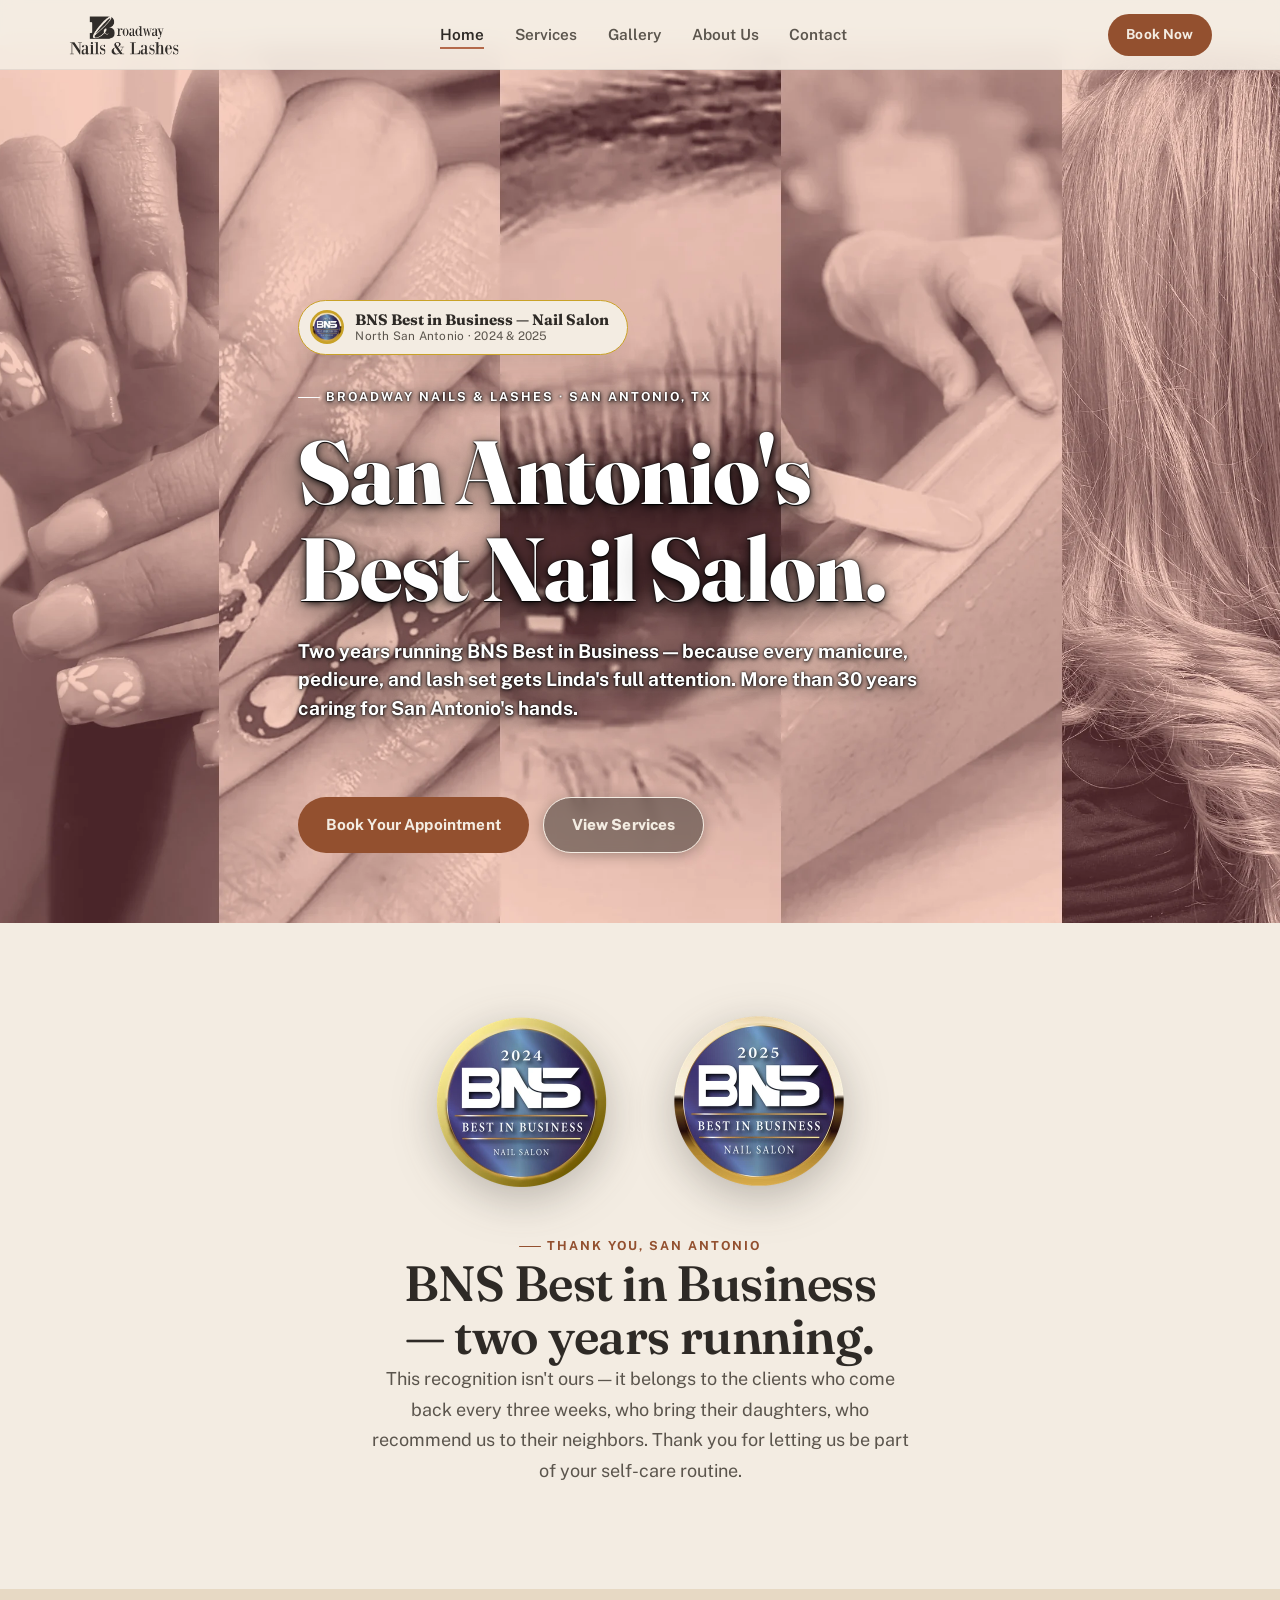
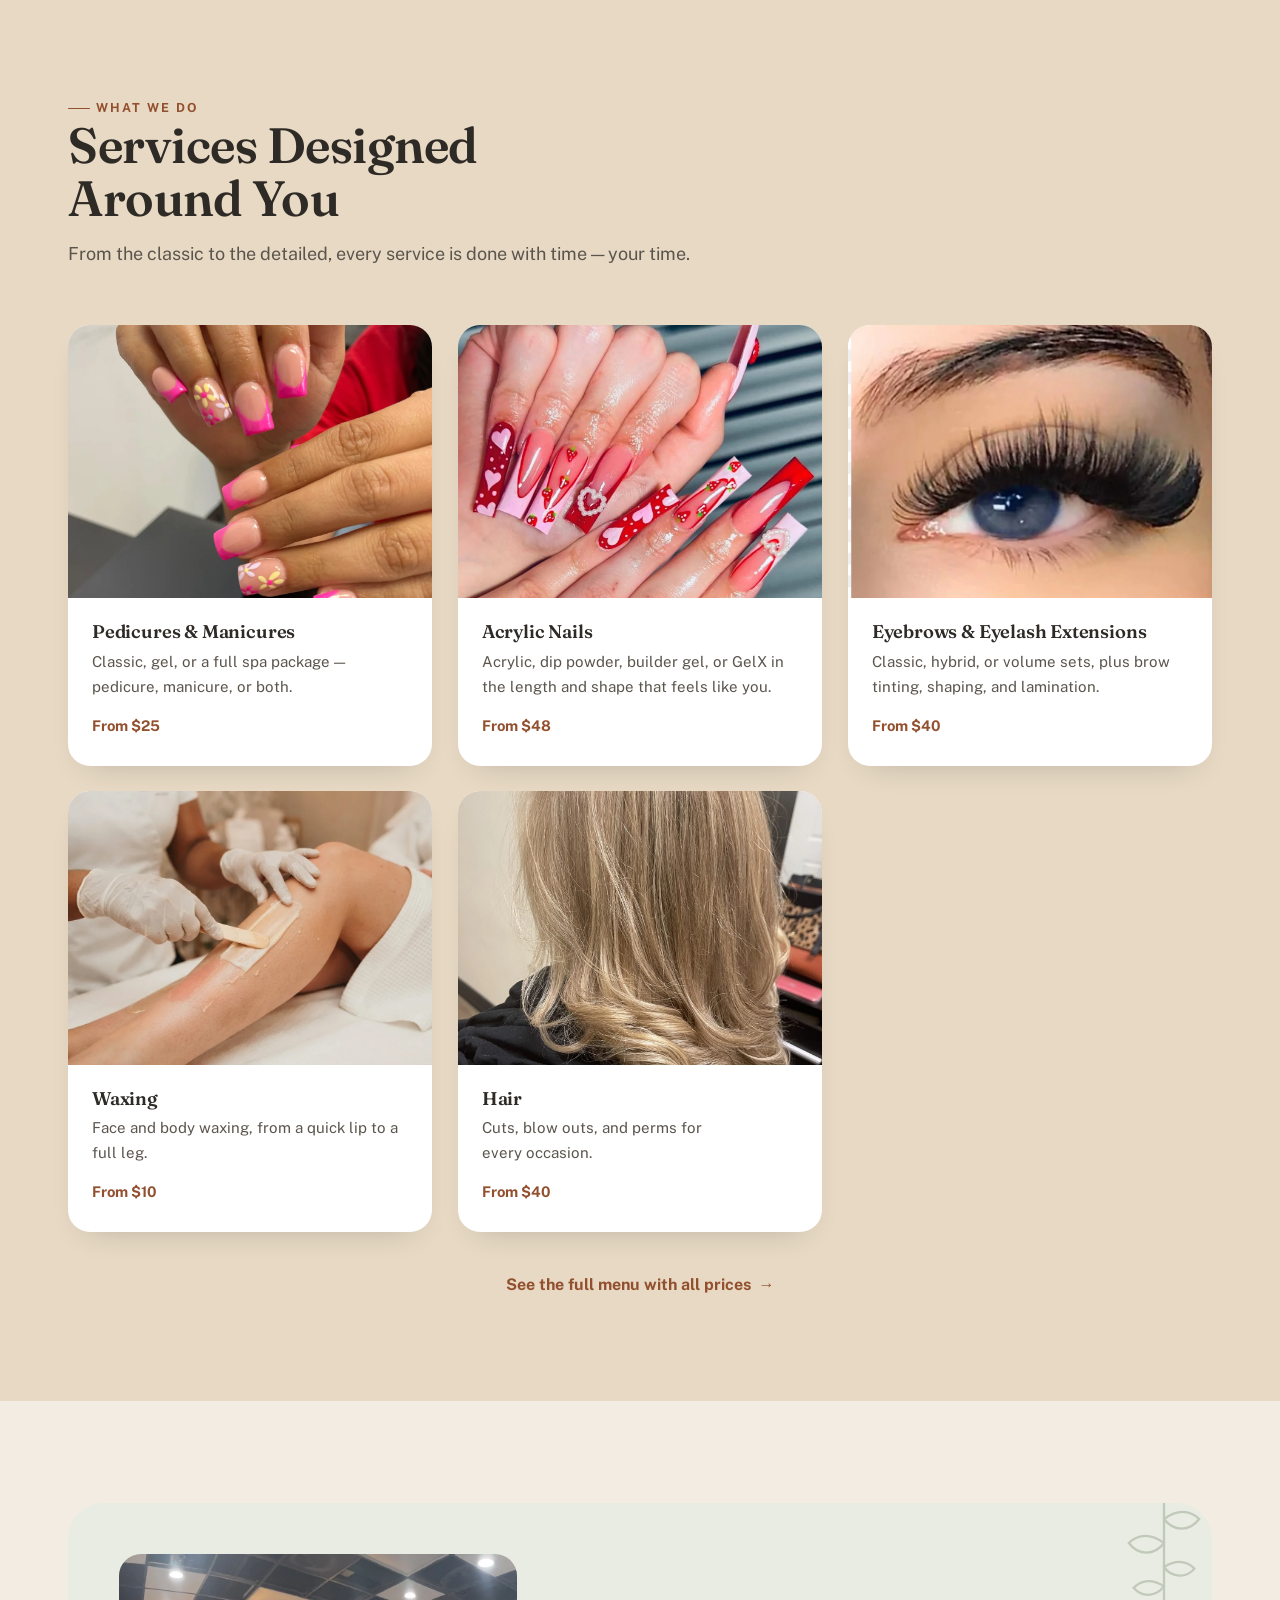
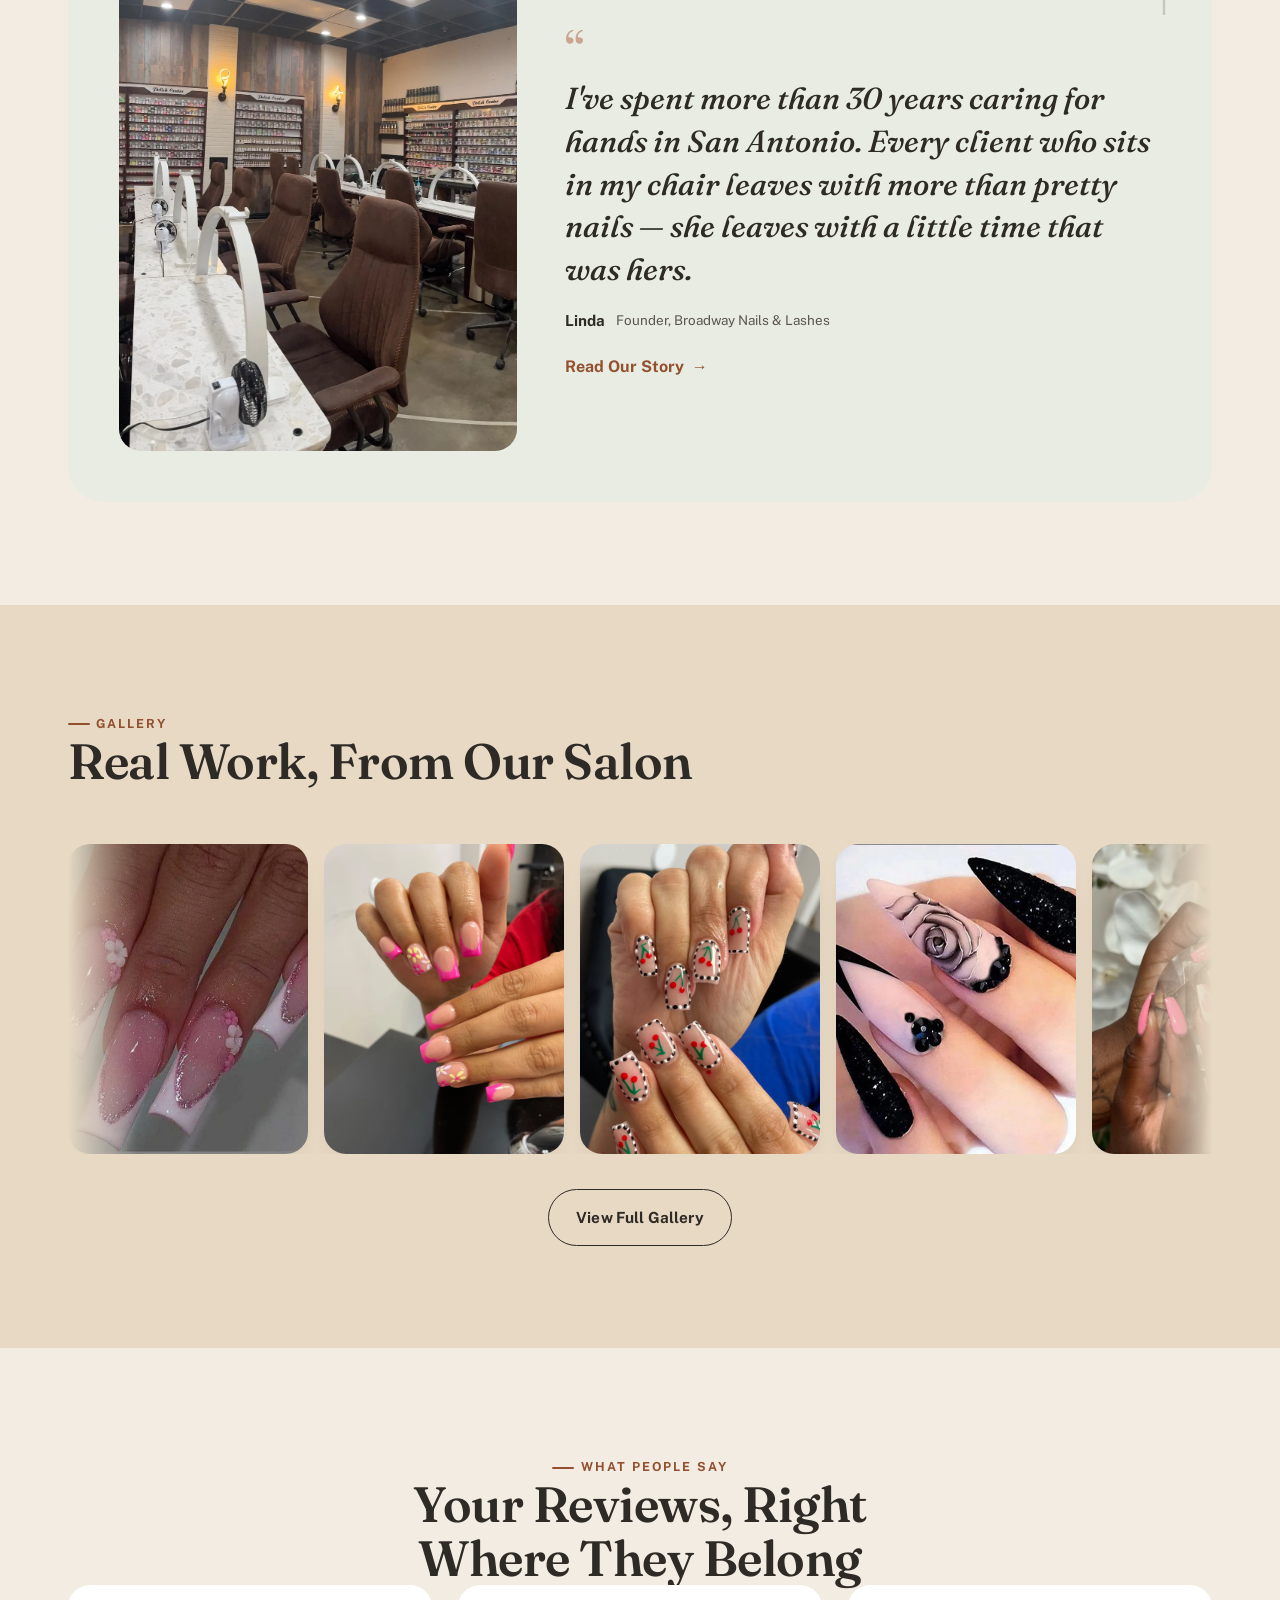
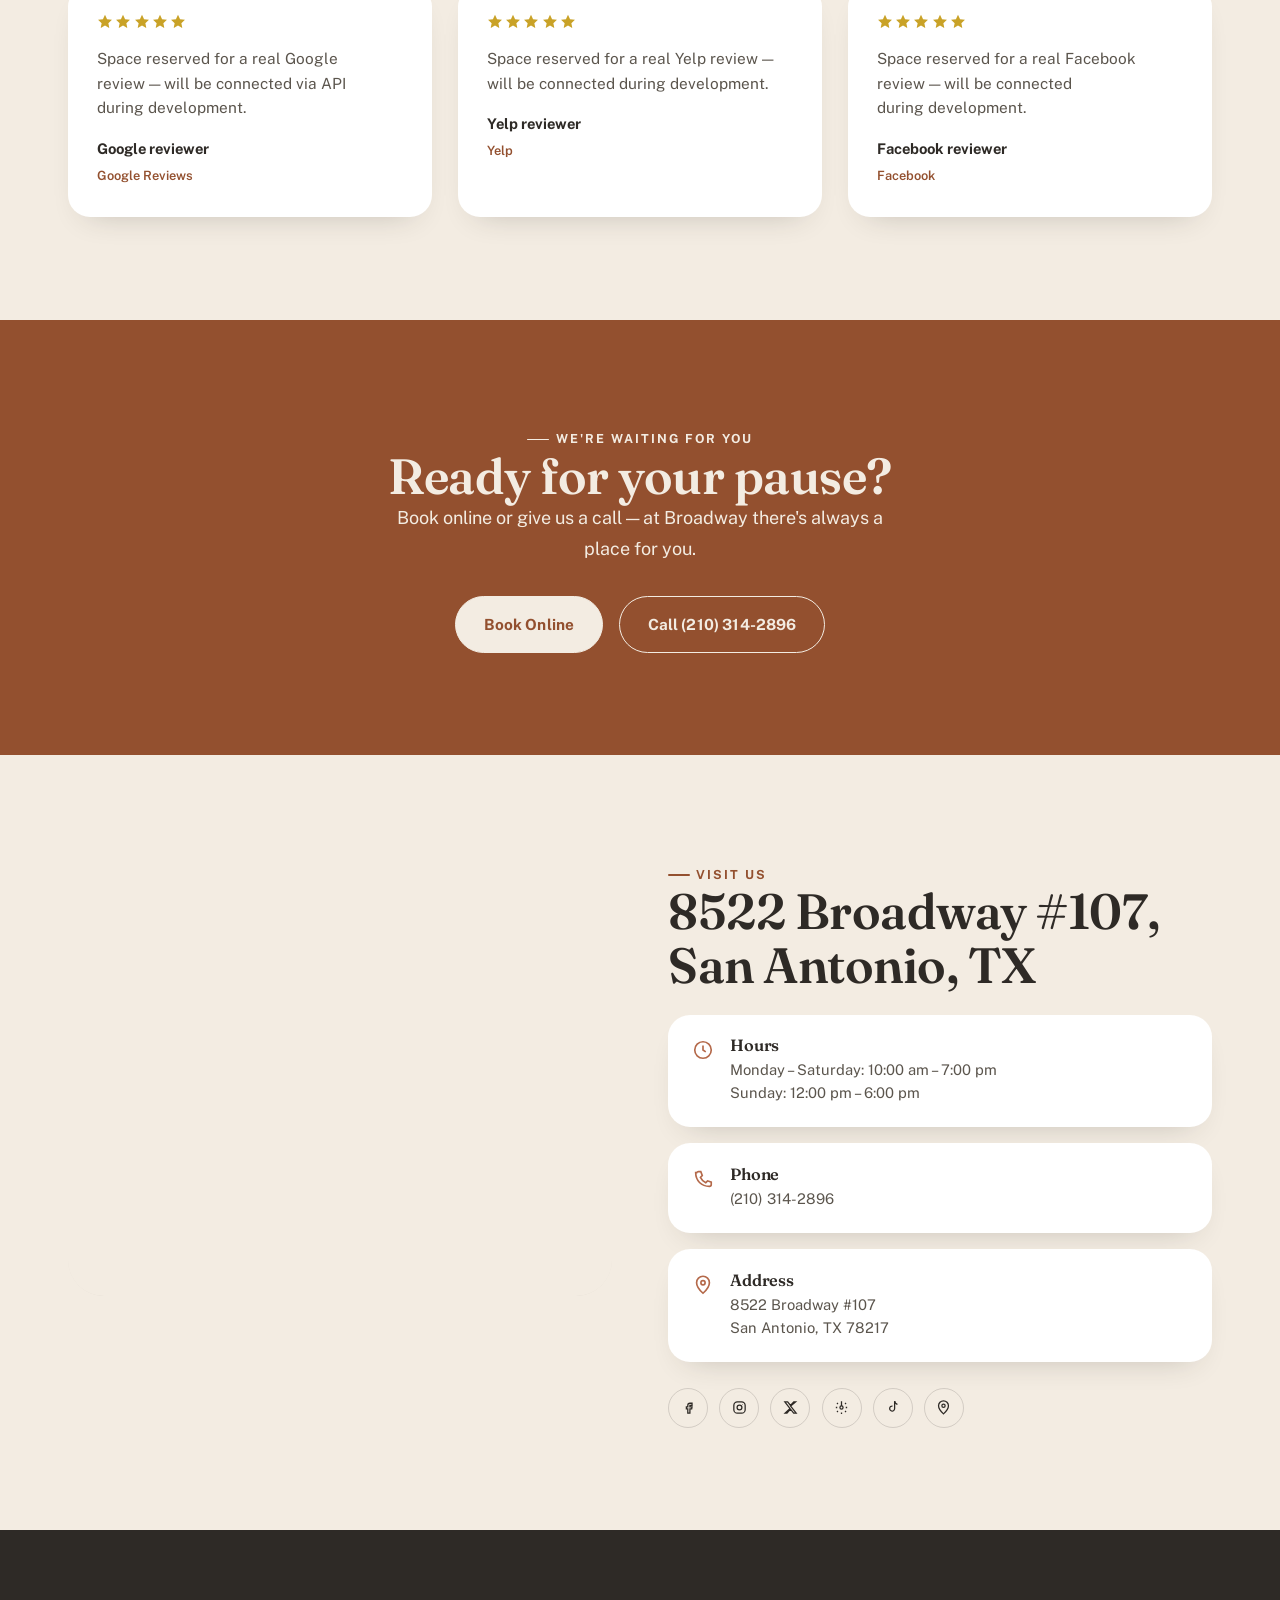
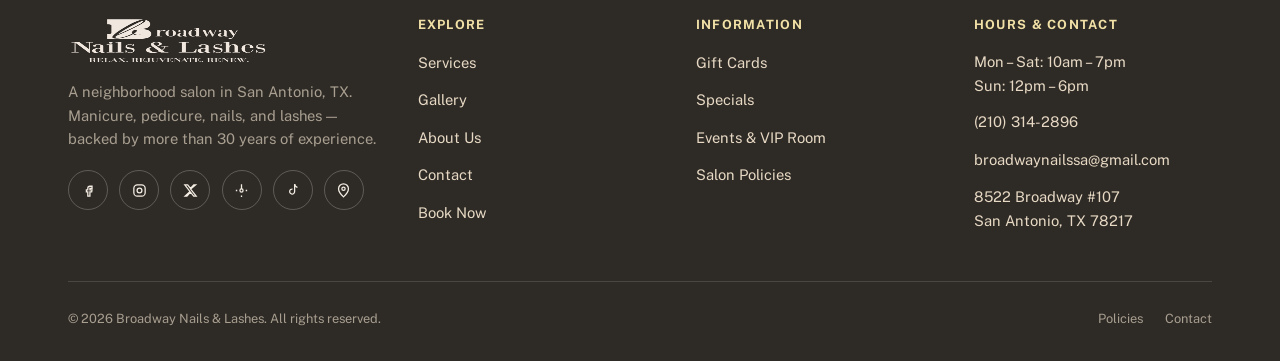
<file: index.html>
<!doctype html>
<html lang="en">
<head>
<meta charset="UTF-8">
<meta name="viewport" content="width=device-width, initial-scale=1">
<title>Broadway Nails & Lashes — Nail Salon in San Antonio, TX</title>
<meta name="description" content="Manicure, pedicure, nail extensions, and lashes at a family-run neighborhood salon in San Antonio, TX. Founded by Linda, with more than 30 years of experience. BNS Best in Business 2024 & 2025.">
<link rel="icon" href="favicon.ico" sizes="any">
<link rel="apple-touch-icon" href="assets/img/apple-touch-icon.png">
<link rel="preconnect" href="https://fonts.googleapis.com">
<link rel="preconnect" href="https://fonts.gstatic.com" crossorigin>
<link rel="stylesheet" href="https://fonts.googleapis.com/css2?family=Fraunces:ital,wght@0,400;0,500;0,600;0,700;1,400;1,500;1,600&family=Public+Sans:wght@400;500;600;700&display=swap">
<link rel="preload" as="image" href="assets/img/hero-bg-duotone-collage.webp" fetchpriority="high">
<link rel="stylesheet" href="styles.css?v=20260830a">
<link rel="canonical" href="https://broadwaynailsandlashes.com/">
<meta name="keywords" content="nail salon San Antonio, manicure San Antonio TX, pedicure San Antonio, nail salon 78217, Broadway Nails and Lashes, best nail salon San Antonio, lash extensions San Antonio">
<meta name="robots" content="index, follow, max-image-preview:large">
<meta name="theme-color" content="#B4694A">
<meta name="author" content="Broadway Nails & Lashes">

<!-- Open Graph -->
<meta property="og:type" content="website">
<meta property="og:site_name" content="Broadway Nails &amp; Lashes">
<meta property="og:title" content="Broadway Nails & Lashes — Nail Salon in San Antonio, TX">
<meta property="og:description" content="Manicure, pedicure, nail extensions, and lashes at a family-run neighborhood salon in San Antonio, TX. Founded by Linda, with more than 30 years of experience. BNS Best in Business 2024 & 2025.">
<meta property="og:url" content="https://broadwaynailsandlashes.com/">
<meta property="og:image" content="https://broadwaynailsandlashes.com/assets/img/hero-salon-wide.webp">
<meta property="og:image:width" content="1200">
<meta property="og:image:alt" content="Broadway Nails &amp; Lashes — San Antonio, TX">
<meta property="og:locale" content="en_US">

<!-- Twitter Card -->
<meta name="twitter:card" content="summary_large_image">
<meta name="twitter:title" content="Broadway Nails & Lashes — Nail Salon in San Antonio, TX">
<meta name="twitter:description" content="Manicure, pedicure, nail extensions, and lashes at a family-run neighborhood salon in San Antonio, TX. Founded by Linda, with more than 30 years of experience. BNS Best in Business 2024 & 2025.">
<meta name="twitter:image" content="https://broadwaynailsandlashes.com/assets/img/hero-salon-wide.webp">
<meta name="twitter:site" content="@broadwaynailssa">

<!-- Google Search Console verification — replace with your real code from search.google.com/search-console -->
<!-- <meta name="google-site-verification" content="REPLACE_WITH_YOUR_GSC_CODE"> -->

<!-- Google Analytics (GA4) — replace G-XXXXXXXXXX with your real Measurement ID -->
<!--
<script async src="https://www.googletagmanager.com/gtag/js?id=G-XXXXXXXXXX"></script>
<script>
  window.dataLayer = window.dataLayer || [];
  function gtag(){dataLayer.push(arguments);}
  gtag('js', new Date());
  gtag('config', 'G-XXXXXXXXXX');
</script>
-->

<script type="application/ld+json">
{
  "@context": "https://schema.org",
  "@type": "NailSalon",
  "@id": "https://broadwaynailsandlashes.com/#business",
  "name": "Broadway Nails & Lashes",
  "alternateName": "Broadway Nails and Lashes",
  "description": "Family-run nail salon in San Antonio, TX offering manicure, pedicure, nail extensions, lash & brow services, waxing, and hair styling. Founded by Linda, with more than 30 years of experience. Winner of BNS Best in Business \u2014 Nail Salon, North San Antonio, 2024 & 2025.",
  "image": [
    "https://broadwaynailsandlashes.com/assets/img/hero-salon-wide.webp",
    "https://broadwaynailsandlashes.com/assets/img/interior-salon-warm.webp"
  ],
  "logo": "https://broadwaynailsandlashes.com/assets/img/logo-full.webp",
  "url": "https://broadwaynailsandlashes.com/",
  "telephone": "+1-210-314-2896",
  "email": "broadwaynailssa@gmail.com",
  "priceRange": "$$",
  "currenciesAccepted": "USD",
  "paymentAccepted": "Cash, Credit Card, Debit Card",
  "address": {
    "@type": "PostalAddress",
    "streetAddress": "8522 Broadway #107",
    "addressLocality": "San Antonio",
    "addressRegion": "TX",
    "postalCode": "78217",
    "addressCountry": "US"
  },
  "geo": {
    "@type": "GeoCoordinates",
    "latitude": 29.5178,
    "longitude": -98.4624
  },
  "hasMap": "https://www.google.com/maps/place/Broadway+Nails+%26+Lashes/@29.5178036,-98.4625501,15z/data=!4m6!3m5!1s0x865cf52f52014299:0xa1b88b4aef656ddc!8m2!3d29.5178036!4d-98.4625501!16s%2Fg%2F11f765j8qv?entry=ttu",
  "openingHoursSpecification": [
    {
      "@type": "OpeningHoursSpecification",
      "dayOfWeek": ["Monday", "Tuesday", "Wednesday", "Thursday", "Friday", "Saturday"],
      "opens": "10:00",
      "closes": "19:00"
    },
    {
      "@type": "OpeningHoursSpecification",
      "dayOfWeek": ["Sunday"],
      "opens": "12:00",
      "closes": "18:00"
    }
  ],
  "sameAs": [
    "https://www.facebook.com/BroadwayNailsAndLashes/",
    "https://www.instagram.com/broadwaynailsandlashes/",
    "https://x.com/broadwaynailssa",
    "https://www.yelp.com/biz/broadway-nails-and-lashes-san-antonio-2",
    "https://www.tiktok.com/@broadway.nailslash"
  ],
  "award": "BNS Best in Business \u2014 Nail Salon, North San Antonio, Texas (2024 & 2025)",
  "founder": {
    "@type": "Person",
    "name": "Linda"
  },
  "areaServed": {
    "@type": "City",
    "name": "San Antonio"
  },
  "hasOfferCatalog": {
    "@type": "OfferCatalog",
    "name": "Services",
    "itemListElement": [
      { "@type": "Offer", "itemOffered": { "@type": "Service", "name": "Manicure" }, "priceRange": "$18\u2013$70" },
      { "@type": "Offer", "itemOffered": { "@type": "Service", "name": "Pedicure" }, "priceRange": "$30\u2013$120" },
      { "@type": "Offer", "itemOffered": { "@type": "Service", "name": "Nail Extensions (Acrylic, Dip, GelX, Builder Gel)" }, "priceRange": "$48\u2013$85" },
      { "@type": "Offer", "itemOffered": { "@type": "Service", "name": "Eyelash Extensions" }, "priceRange": "$65\u2013$160" },
      { "@type": "Offer", "itemOffered": { "@type": "Service", "name": "Brows & Waxing" }, "priceRange": "$8\u2013$110" },
      { "@type": "Offer", "itemOffered": { "@type": "Service", "name": "Hair Styling" }, "priceRange": "$40+" }
    ]
  }
}
</script>
</head>
<body>
<a class="skip-link" href="#contenido">Skip to content</a>

<header class="site-header">
  <div class="container header-inner">
    <a class="brand" href="index.html" aria-label="Broadway Nails & Lashes — home">
      <img src="assets/img/logo-header.webp" alt="Broadway Nails & Lashes" width="220" height="79">
    </a>
    <nav class="main-nav" aria-label="Main navigation">
      <ul>
        <li><a href="index.html" aria-current="page">Home</a></li>
        <li><a href="servicios.html">Services</a></li>
        <li><a href="galeria.html">Gallery</a></li>
        <li><a href="nosotros.html">About Us</a></li>
        <li><a href="contacto.html">Contact</a></li>
      </ul>
    </nav>
    <div class="header-cta">
      <a class="btn btn-primary btn-sm" href="https://www.fresha.com/a/broadway-nails-and-lashes-san-antonio-8522-broadway-qn6suuja/all-offer?menu=true&amp;pId=954452" target="_blank" rel="noopener">
        <span class="full">Book Now</span><span class="short">Book</span>
      </a>
      <button class="nav-toggle" aria-label="Open menu" aria-expanded="false">
        <svg viewBox="0 0 24 24" fill="none" stroke="currentColor" stroke-width="1.8"><path d="M3 6h18M3 12h18M3 18h18"/></svg>
      </button>
    </div>
  </div>
</header>

<div class="mobile-nav" id="mobile-nav">
  <nav aria-label="Mobile navigation">
    <ul>
      <li><a href="index.html">Home</a></li>
      <li><a href="servicios.html">Services</a></li>
      <li><a href="galeria.html">Gallery</a></li>
      <li><a href="nosotros.html">About Us</a></li>
      <li><a href="contacto.html">Contact</a></li>
    </ul>
    <div class="header-cta">
      <a class="btn btn-primary" href="https://www.fresha.com/a/broadway-nails-and-lashes-san-antonio-8522-broadway-qn6suuja/all-offer?menu=true&amp;pId=954452" target="_blank" rel="noopener">Book Now</a>
    </div>
  </nav>
</div>

<main id="contenido">

  <!-- HERO -->
  <section class="hero">
    <div class="hero__bg" data-hero-carousel>
      <img class="is-active" src="assets/img/hero-bg-duotone-collage.webp" alt="Collage of manicure, acrylic nails, lash extensions, waxing, and hair services at Broadway Nails &amp; Lashes, in a salmon-pink duotone" fetchpriority="high" loading="eager">
      <img src="assets/img/hero-bg-duotone-salmon.webp" alt="Interior of Broadway Nails &amp; Lashes, with manicure stations and a wall of nail polish, in a salmon-pink duotone" loading="eager">
    </div>
    <div class="container hero__content">
      <div class="hero__badge">
        <div class="badge-award">
          <span class="badge-icon badge-icon--photo" aria-hidden="true">
            <img src="assets/img/badge-bns-2025.webp" alt="" loading="eager">
          </span>
          <span class="badge-award-text">
            <strong>BNS Best in Business — Nail Salon</strong>
            <span>North San Antonio · 2024 &amp; 2025</span>
          </span>
        </div>
      </div>
      <span class="eyebrow">Broadway Nails &amp; Lashes · San Antonio, TX</span>
      <h1 class="h1">San Antonio's Best Nail Salon.</h1>
      <p class="lede">Two years running BNS Best in Business — because every manicure, pedicure, and lash set gets Linda's full attention. More than 30 years caring for San Antonio's hands.</p>
      <div class="hero__actions">
        <a class="btn btn-primary" href="https://www.fresha.com/a/broadway-nails-and-lashes-san-antonio-8522-broadway-qn6suuja/all-offer?menu=true&amp;pId=954452" target="_blank" rel="noopener">Book Your Appointment</a>
        <a class="btn btn-secondary btn-on-dark" href="servicios.html">View Services</a>
      </div>
    </div>
  </section>

  <!-- PREMIO -->
  <section class="section award-section">
    <div class="container section-head--center reveal">
      <div class="award-section__badge award-badges">
        <img src="assets/img/badge-bns-2024.webp" alt="2024 BNS Best in Business — Nail Salon, North San Antonio">
        <img src="assets/img/badge-bns-2025.webp" alt="2025 BNS Best in Business — Nail Salon, North San Antonio">
      </div>
      <span class="eyebrow" style="justify-content:center">Thank You, San Antonio</span>
      <h2 class="h2">BNS Best in Business — two years running.</h2>
      <p class="body-l">This recognition isn't ours — it belongs to the clients who come back every three weeks, who bring their daughters, who recommend us to their neighbors. Thank you for letting us be part of your self-care routine.</p>
    </div>
  </section>

  <!-- SERVICIOS DESTACADOS -->
  <section class="section section--alt">
    <div class="container">
      <div class="section-head reveal">
        <span class="eyebrow">What We Do</span>
        <h2 class="h2">Services Designed Around You</h2>
        <p class="body-l" style="margin-top:.8rem;">From the classic to the detailed, every service is done with time — your time.</p>
      </div>

      <div class="services-grid reveal-stagger">
        <article class="service-card">
          <div class="service-card__media">
            <img src="assets/img/nailart-hotpink-daisy.webp" alt="Neon pink French tips with daisies" loading="lazy" decoding="async">
          </div>
          <div class="service-card__body">
            <h3 class="h3" style="font-size:1.15rem;">Pedicures &amp; Manicures</h3>
            <p class="service-card__desc">Classic, gel, or a full spa package — pedicure, manicure, or both.</p>
            <span class="service-card__price">From $25</span>
          </div>
        </article>

        <article class="service-card">
          <div class="service-card__media">
            <img src="assets/img/nailart-red-heart-coffin.webp" alt="Long coffin acrylic nails with pink and red design" loading="lazy" decoding="async">
          </div>
          <div class="service-card__body">
            <h3 class="h3" style="font-size:1.15rem;">Acrylic Nails</h3>
            <p class="service-card__desc">Acrylic, dip powder, builder gel, or GelX in the length and shape that feels like you.</p>
            <span class="service-card__price">From $48</span>
          </div>
        </article>

        <article class="service-card">
          <div class="service-card__media">
            <img src="assets/img/lash-closeup.webp" alt="Volume lash extensions, close-up" loading="lazy" decoding="async">
          </div>
          <div class="service-card__body">
            <h3 class="h3" style="font-size:1.15rem;">Eyebrows &amp; Eyelash Extensions</h3>
            <p class="service-card__desc">Classic, hybrid, or volume sets, plus brow tinting, shaping, and lamination.</p>
            <span class="service-card__price">From $40</span>
          </div>
        </article>

        <article class="service-card">
          <div class="service-card__media">
            <img src="assets/img/waxing-treatment.webp" alt="Leg waxing treatment" loading="lazy" decoding="async">
          </div>
          <div class="service-card__body">
            <h3 class="h3" style="font-size:1.15rem;">Waxing</h3>
            <p class="service-card__desc">Face and body waxing, from a quick lip to a full leg.</p>
            <span class="service-card__price">From $10</span>
          </div>
        </article>

        <article class="service-card">
          <div class="service-card__media">
            <img src="assets/img/hair-blonde-highlights.webp" alt="Blonde highlights hair styling" loading="lazy" decoding="async">
          </div>
          <div class="service-card__body">
            <h3 class="h3" style="font-size:1.15rem;">Hair</h3>
            <p class="service-card__desc">Cuts, blow outs, and perms for every occasion.</p>
            <span class="service-card__price">From $40</span>
          </div>
        </article>
      </div>

      <div style="margin-top:2.5rem; text-align:center;">
        <a class="btn-ghost" href="servicios.html">See the full menu with all prices</a>
      </div>
    </div>
  </section>

  <!-- HISTORIA DE LINDA (elemento firma) -->
  <section class="section">
    <div class="container">
      <div class="linda-quote reveal">
        <svg class="linda-quote__sprig" viewBox="0 0 100 100" fill="none" stroke="currentColor" stroke-width="1.4" aria-hidden="true">
          <path d="M50 90 C50 60 50 40 50 10"/>
          <path d="M50 30c8-6 16-6 22 0-6 8-16 8-22 0z"/>
          <path d="M50 45c-8-6-16-6-22 0 6 8 16 8 22 0z"/>
          <path d="M50 60c8-5 14-4 19 1-5 6-14 6-19-1z"/>
          <path d="M50 72c-8-5-14-4-19 1 5 6 14 6 19-1z"/>
        </svg>
        <div class="linda-quote__media">
          <img src="assets/img/nail-station-hands.webp" alt="Hands working at a manicure station at Broadway Nails &amp; Lashes" loading="lazy" decoding="async">
        </div>
        <div>
          <span class="linda-quote__mark" aria-hidden="true">&ldquo;</span>
          <p class="linda-quote__text">I've spent more than 30 years caring for hands in San Antonio. Every client who sits in my chair leaves with more than pretty nails — she leaves with a little time that was hers.</p>
          <div class="linda-quote__attr">
            <strong>Linda</strong>
            <span>Founder, Broadway Nails &amp; Lashes</span>
          </div>
          <div style="margin-top:1.3rem;">
            <a class="btn-ghost" href="nosotros.html">Read Our Story</a>
          </div>
        </div>
      </div>
    </div>
  </section>

  <!-- GALERÍA -->
  <section class="section section--alt">
    <div class="container">
      <div class="section-head reveal">
        <span class="eyebrow">Gallery</span>
        <h2 class="h2">Real Work, From Our Salon</h2>
      </div>
      <div class="marquee reveal">
        <div class="marquee__track">
          <a class="marquee__item" href="galeria.html"><img src="assets/img/nailart-pink-glitter-floral.webp" alt="Pink manicure with 3D flowers" loading="lazy"></a>
          <a class="marquee__item" href="galeria.html"><img src="assets/img/nailart-hotpink-daisy.webp" alt="Neon pink French tips with daisies" loading="lazy"></a>
          <a class="marquee__item" href="galeria.html"><img src="assets/img/nailart-cherry-dots.webp" alt="Cherry design with dots" loading="lazy"></a>
          <a class="marquee__item" href="galeria.html"><img src="assets/img/nailart-black-rose-stiletto.webp" alt="Black stiletto nails with hand-drawn rose" loading="lazy"></a>
          <a class="marquee__item" href="galeria.html"><img src="assets/img/nailart-white-orchid.webp" alt="White manicure with orchid" loading="lazy"></a>
          <a class="marquee__item" href="galeria.html"><img src="assets/img/pedicure-area-2.webp" alt="Spa pedicure area" loading="lazy"></a>
          <a class="marquee__item" href="galeria.html"><img src="assets/img/nailart-black-floral-almond.webp" alt="Almond nails with black floral design" loading="lazy"></a>
          <a class="marquee__item" href="galeria.html"><img src="assets/img/nailart-red-heart-coffin.webp" alt="Coffin nails with hearts and glitter" loading="lazy"></a>
          <!-- duplicado exacto para el loop continuo -->
          <a class="marquee__item" href="galeria.html" aria-hidden="true" tabindex="-1"><img src="assets/img/nailart-pink-glitter-floral.webp" alt="" loading="lazy"></a>
          <a class="marquee__item" href="galeria.html" aria-hidden="true" tabindex="-1"><img src="assets/img/nailart-hotpink-daisy.webp" alt="" loading="lazy"></a>
          <a class="marquee__item" href="galeria.html" aria-hidden="true" tabindex="-1"><img src="assets/img/nailart-cherry-dots.webp" alt="" loading="lazy"></a>
          <a class="marquee__item" href="galeria.html" aria-hidden="true" tabindex="-1"><img src="assets/img/nailart-black-rose-stiletto.webp" alt="" loading="lazy"></a>
          <a class="marquee__item" href="galeria.html" aria-hidden="true" tabindex="-1"><img src="assets/img/nailart-white-orchid.webp" alt="" loading="lazy"></a>
          <a class="marquee__item" href="galeria.html" aria-hidden="true" tabindex="-1"><img src="assets/img/pedicure-area-2.webp" alt="" loading="lazy"></a>
          <a class="marquee__item" href="galeria.html" aria-hidden="true" tabindex="-1"><img src="assets/img/nailart-black-floral-almond.webp" alt="" loading="lazy"></a>
          <a class="marquee__item" href="galeria.html" aria-hidden="true" tabindex="-1"><img src="assets/img/nailart-red-heart-coffin.webp" alt="" loading="lazy"></a>
        </div>
      </div>
      <div style="margin-top:2.2rem; text-align:center;">
        <a class="btn btn-secondary" href="galeria.html">View Full Gallery</a>
      </div>
    </div>
  </section>

  <!-- PRUEBA SOCIAL (placeholder consciente — sin inventar reseñas) -->
  <section class="section">
    <div class="container">
      <div class="section-head--center reveal">
        <span class="eyebrow" style="justify-content:center;">What People Say</span>
        <h2 class="h2">Your Reviews, Right Where They Belong</h2>
      </div>
      <div class="services-grid reveal-stagger" style="grid-template-columns:repeat(auto-fit,minmax(240px,1fr));">
        <div class="review-card">
          <div class="review-card__stars" aria-hidden="true">
            <svg viewBox="0 0 20 20" fill="currentColor"><path d="M10 1l2.6 5.6 6.1.7-4.5 4.2 1.2 6-5.4-3-5.4 3 1.2-6L1.3 7.3l6.1-.7z"/></svg>
            <svg viewBox="0 0 20 20" fill="currentColor"><path d="M10 1l2.6 5.6 6.1.7-4.5 4.2 1.2 6-5.4-3-5.4 3 1.2-6L1.3 7.3l6.1-.7z"/></svg>
            <svg viewBox="0 0 20 20" fill="currentColor"><path d="M10 1l2.6 5.6 6.1.7-4.5 4.2 1.2 6-5.4-3-5.4 3 1.2-6L1.3 7.3l6.1-.7z"/></svg>
            <svg viewBox="0 0 20 20" fill="currentColor"><path d="M10 1l2.6 5.6 6.1.7-4.5 4.2 1.2 6-5.4-3-5.4 3 1.2-6L1.3 7.3l6.1-.7z"/></svg>
            <svg viewBox="0 0 20 20" fill="currentColor"><path d="M10 1l2.6 5.6 6.1.7-4.5 4.2 1.2 6-5.4-3-5.4 3 1.2-6L1.3 7.3l6.1-.7z"/></svg>
          </div>
          <p class="review-card__text">Space reserved for a real Google review — will be connected via API during development.</p>
          <div><span class="review-card__name">Google reviewer</span><br><span class="review-card__source">Google Reviews</span></div>
        </div>
        <div class="review-card">
          <div class="review-card__stars" aria-hidden="true">
            <svg viewBox="0 0 20 20" fill="currentColor"><path d="M10 1l2.6 5.6 6.1.7-4.5 4.2 1.2 6-5.4-3-5.4 3 1.2-6L1.3 7.3l6.1-.7z"/></svg>
            <svg viewBox="0 0 20 20" fill="currentColor"><path d="M10 1l2.6 5.6 6.1.7-4.5 4.2 1.2 6-5.4-3-5.4 3 1.2-6L1.3 7.3l6.1-.7z"/></svg>
            <svg viewBox="0 0 20 20" fill="currentColor"><path d="M10 1l2.6 5.6 6.1.7-4.5 4.2 1.2 6-5.4-3-5.4 3 1.2-6L1.3 7.3l6.1-.7z"/></svg>
            <svg viewBox="0 0 20 20" fill="currentColor"><path d="M10 1l2.6 5.6 6.1.7-4.5 4.2 1.2 6-5.4-3-5.4 3 1.2-6L1.3 7.3l6.1-.7z"/></svg>
            <svg viewBox="0 0 20 20" fill="currentColor"><path d="M10 1l2.6 5.6 6.1.7-4.5 4.2 1.2 6-5.4-3-5.4 3 1.2-6L1.3 7.3l6.1-.7z"/></svg>
          </div>
          <p class="review-card__text">Space reserved for a real Yelp review — will be connected during development.</p>
          <div><span class="review-card__name">Yelp reviewer</span><br><span class="review-card__source">Yelp</span></div>
        </div>
        <div class="review-card">
          <div class="review-card__stars" aria-hidden="true">
            <svg viewBox="0 0 20 20" fill="currentColor"><path d="M10 1l2.6 5.6 6.1.7-4.5 4.2 1.2 6-5.4-3-5.4 3 1.2-6L1.3 7.3l6.1-.7z"/></svg>
            <svg viewBox="0 0 20 20" fill="currentColor"><path d="M10 1l2.6 5.6 6.1.7-4.5 4.2 1.2 6-5.4-3-5.4 3 1.2-6L1.3 7.3l6.1-.7z"/></svg>
            <svg viewBox="0 0 20 20" fill="currentColor"><path d="M10 1l2.6 5.6 6.1.7-4.5 4.2 1.2 6-5.4-3-5.4 3 1.2-6L1.3 7.3l6.1-.7z"/></svg>
            <svg viewBox="0 0 20 20" fill="currentColor"><path d="M10 1l2.6 5.6 6.1.7-4.5 4.2 1.2 6-5.4-3-5.4 3 1.2-6L1.3 7.3l6.1-.7z"/></svg>
            <svg viewBox="0 0 20 20" fill="currentColor"><path d="M10 1l2.6 5.6 6.1.7-4.5 4.2 1.2 6-5.4-3-5.4 3 1.2-6L1.3 7.3l6.1-.7z"/></svg>
          </div>
          <p class="review-card__text">Space reserved for a real Facebook review — will be connected during development.</p>
          <div><span class="review-card__name">Facebook reviewer</span><br><span class="review-card__source">Facebook</span></div>
        </div>
      </div>
    </div>
  </section>

  <!-- CTA FINAL -->
  <section class="section section--terracota cta-final">
    <div class="container reveal">
      <span class="eyebrow" style="justify-content:center; color:var(--crema);">We're Waiting for You</span>
      <h2 class="h2">Ready for your pause?</h2>
      <p class="body-l" style="color:var(--crema); max-width:46ch; margin-inline:auto;">Book online or give us a call — at Broadway there's always a place for you.</p>
      <div class="cta-final__actions">
        <a class="btn btn-on-dark btn-secondary" href="https://www.fresha.com/a/broadway-nails-and-lashes-san-antonio-8522-broadway-qn6suuja/all-offer?menu=true&amp;pId=954452" target="_blank" rel="noopener" style="background:var(--crema); color:var(--terracota-dark); border-color:var(--crema);">Book Online</a>
        <a class="btn btn-secondary btn-on-dark" href="tel:+12103142896">Call (210) 314-2896</a>
      </div>
    </div>
  </section>

  <!-- MAPA + INFO -->
  <section class="section">
    <div class="container">
      <div class="split-block reveal">
        <div class="split-block__media">
          <div class="map-embed">
            <iframe src="https://www.google.com/maps?q=8522+Broadway+%23107,+San+Antonio,+TX+78217&output=embed" title="Map showing the location of Broadway Nails &amp; Lashes" loading="lazy" referrerpolicy="no-referrer-when-downgrade"></iframe>
          </div>
        </div>
        <div>
          <span class="eyebrow">Visit Us</span>
          <h2 class="h2" style="margin-bottom:1.4rem;">8522 Broadway #107, San Antonio, TX</h2>
          <div style="display:flex; flex-direction:column; gap:1rem;">
            <div class="info-card">
              <svg viewBox="0 0 24 24" fill="none" stroke="currentColor" stroke-width="1.8"><circle cx="12" cy="12" r="9"/><path d="M12 7v5l3 2"/></svg>
              <div>
                <h3>Hours</h3>
                <p>Monday – Saturday: 10:00 am – 7:00 pm<br>Sunday: 12:00 pm – 6:00 pm</p>
              </div>
            </div>
            <div class="info-card">
              <svg viewBox="0 0 24 24" fill="none" stroke="currentColor" stroke-width="1.8"><path d="M4 5c0 8.8 6.2 15 15 15 1.1 0 2-.9 2-2v-2.6l-4-1.4-2 2c-2.6-1.2-4.6-3.2-5.8-5.8l2-2L9.6 4H7C5.9 4 5 4.9 5 5c0 0-1 0-1 0z"/></svg>
              <div>
                <h3>Phone</h3>
                <p><a href="tel:+12103142896">(210) 314-2896</a></p>
              </div>
            </div>
            <div class="info-card">
              <svg viewBox="0 0 24 24" fill="none" stroke="currentColor" stroke-width="1.8"><path d="M12 21s7-6.3 7-11.5A7 7 0 105 9.5C5 14.7 12 21 12 21z"/><circle cx="12" cy="9.5" r="2.3"/></svg>
              <div>
                <h3>Address</h3>
                <p>8522 Broadway #107<br>San Antonio, TX 78217</p>
              </div>
            </div>
          </div>
          <div class="social-row" style="margin-top:1.6rem;">
            <a href="https://www.facebook.com/BroadwayNailsAndLashes/" target="_blank" rel="noopener" aria-label="Facebook"><svg viewBox="0 0 24 24" fill="none" stroke="currentColor" stroke-width="1.8"><path d="M14 9h3V6h-3c-1.7 0-3 1.3-3 3v2H9v3h2v6h3v-6h2.5l.5-3H14V9z"/></svg></a>
            <a href="https://www.instagram.com/broadwaynailsandlashes/" target="_blank" rel="noopener" aria-label="Instagram"><svg viewBox="0 0 24 24" fill="none" stroke="currentColor" stroke-width="1.8"><rect x="4" y="4" width="16" height="16" rx="5"/><circle cx="12" cy="12" r="3.4"/><circle cx="16.4" cy="7.6" r="0.6" fill="currentColor" stroke="none"/></svg></a>
            <a href="https://x.com/broadwaynailssa" target="_blank" rel="noopener" aria-label="Twitter / X"><svg viewBox="0 0 24 24" fill="none" stroke="currentColor" stroke-width="1.8"><path d="M4 4l7.4 9.5L4.4 20H7l5-5.6L16.5 20H20l-7.8-10L19.2 4H16.6l-4.6 5.1L8 4H4z"/></svg></a>
            <a href="https://www.yelp.com/biz/broadway-nails-and-lashes-san-antonio-2" target="_blank" rel="noopener" aria-label="Yelp"><svg viewBox="0 0 24 24" fill="none" stroke="currentColor" stroke-width="1.8"><path d="M12 3v7M12 21v-2M6 12H4M20 12h-2M7 7l-1.4-1.4M18.4 18.4L17 17M17 7l1.4-1.4M5.6 18.4L7 17"/><circle cx="12" cy="12" r="2.2"/></svg></a>
            <a href="https://www.tiktok.com/@broadway.nailslash" target="_blank" rel="noopener" aria-label="TikTok"><svg viewBox="0 0 24 24" fill="none" stroke="currentColor" stroke-width="1.8"><path d="M15 3v10.5a3.5 3.5 0 11-3-3.46"/><path d="M15 3c.3 2.4 2 4.2 4 4.5"/></svg></a>
            <a href="https://www.google.com/maps/place/Broadway+Nails+%26+Lashes/@29.5178036,-98.4625501,15z/data=!4m6!3m5!1s0x865cf52f52014299:0xa1b88b4aef656ddc!8m2!3d29.5178036!4d-98.4625501!16s%2Fg%2F11f765j8qv?entry=ttu" target="_blank" rel="noopener" aria-label="Google Maps"><svg viewBox="0 0 24 24" fill="none" stroke="currentColor" stroke-width="1.8"><path d="M12 21s7-6.3 7-11.5A7 7 0 105 9.5C5 14.7 12 21 12 21z"/><circle cx="12" cy="9.5" r="2.3"/></svg></a>
          </div>
        </div>
      </div>
    </div>
  </section>

</main>

<footer class="site-footer">
  <div class="container">
    <div class="footer-top">
      <div class="footer-brand">
        <img src="assets/img/logo-full-cream.webp" alt="Broadway Nails & Lashes" width="200" height="93">
        <p>A neighborhood salon in San Antonio, TX. Manicure, pedicure, nails, and lashes — backed by more than 30 years of experience.</p>
        <div class="social-row social-row--dark" style="margin-top:1.2rem;">
          <a href="https://www.facebook.com/BroadwayNailsAndLashes/" target="_blank" rel="noopener" aria-label="Facebook"><svg viewBox="0 0 24 24" fill="none" stroke="currentColor" stroke-width="1.8"><path d="M14 9h3V6h-3c-1.7 0-3 1.3-3 3v2H9v3h2v6h3v-6h2.5l.5-3H14V9z"/></svg></a>
          <a href="https://www.instagram.com/broadwaynailsandlashes/" target="_blank" rel="noopener" aria-label="Instagram"><svg viewBox="0 0 24 24" fill="none" stroke="currentColor" stroke-width="1.8"><rect x="4" y="4" width="16" height="16" rx="5"/><circle cx="12" cy="12" r="3.4"/></svg></a>
          <a href="https://x.com/broadwaynailssa" target="_blank" rel="noopener" aria-label="Twitter / X"><svg viewBox="0 0 24 24" fill="none" stroke="currentColor" stroke-width="1.8"><path d="M4 4l7.4 9.5L4.4 20H7l5-5.6L16.5 20H20l-7.8-10L19.2 4H16.6l-4.6 5.1L8 4H4z"/></svg></a>
          <a href="https://www.yelp.com/biz/broadway-nails-and-lashes-san-antonio-2" target="_blank" rel="noopener" aria-label="Yelp"><svg viewBox="0 0 24 24" fill="none" stroke="currentColor" stroke-width="1.8"><circle cx="12" cy="12" r="2.2"/><path d="M12 3v7M12 21v-2M6 12H4M20 12h-2"/></svg></a>
          <a href="https://www.tiktok.com/@broadway.nailslash" target="_blank" rel="noopener" aria-label="TikTok"><svg viewBox="0 0 24 24" fill="none" stroke="currentColor" stroke-width="1.8"><path d="M15 3v10.5a3.5 3.5 0 11-3-3.46"/><path d="M15 3c.3 2.4 2 4.2 4 4.5"/></svg></a>
          <a href="https://www.google.com/maps/place/Broadway+Nails+%26+Lashes/@29.5178036,-98.4625501,15z/data=!4m6!3m5!1s0x865cf52f52014299:0xa1b88b4aef656ddc!8m2!3d29.5178036!4d-98.4625501!16s%2Fg%2F11f765j8qv?entry=ttu" target="_blank" rel="noopener" aria-label="Google Maps"><svg viewBox="0 0 24 24" fill="none" stroke="currentColor" stroke-width="1.8"><path d="M12 21s7-6.3 7-11.5A7 7 0 105 9.5C5 14.7 12 21 12 21z"/><circle cx="12" cy="9.5" r="2.3"/></svg></a>
        </div>
      </div>
      <div class="footer-col">
        <h4>Explore</h4>
        <ul>
          <li><a href="servicios.html">Services</a></li>
          <li><a href="galeria.html">Gallery</a></li>
          <li><a href="nosotros.html">About Us</a></li>
          <li><a href="contacto.html">Contact</a></li>
          <li><a href="https://www.fresha.com/a/broadway-nails-and-lashes-san-antonio-8522-broadway-qn6suuja/all-offer?menu=true&amp;pId=954452" target="_blank" rel="noopener">Book Now</a></li>
        </ul>
      </div>
      <div class="footer-col">
        <h4>Information</h4>
        <ul>
          <li><a href="gift-card.html">Gift Cards</a></li>
          <li><a href="specials.html">Specials</a></li>
          <li><a href="events.html">Events &amp; VIP Room</a></li>
          <li><a href="policies.html">Salon Policies</a></li>
        </ul>
      </div>
      <div class="footer-col">
        <h4>Hours &amp; Contact</h4>
        <ul>
          <li><p>Mon – Sat: 10am – 7pm<br>Sun: 12pm – 6pm</p></li>
          <li><a href="tel:+12103142896">(210) 314-2896</a></li>
          <li><a href="mailto:broadwaynailssa@gmail.com">broadwaynailssa@gmail.com</a></li>
          <li><p>8522 Broadway #107<br>San Antonio, TX 78217</p></li>
        </ul>
      </div>
    </div>
    <div class="footer-bottom">
      <p>© 2026 Broadway Nails &amp; Lashes. All rights reserved.</p>
      <div class="footer-bottom-links">
        <a href="policies.html">Policies</a>
        <a href="contacto.html">Contact</a>
      </div>
    </div>
  </div>
</footer>

<script defer src="lib/manifest.js"></script>
<script defer src="main.js?v=20260830a"></script>
</body>
</html>
</file>
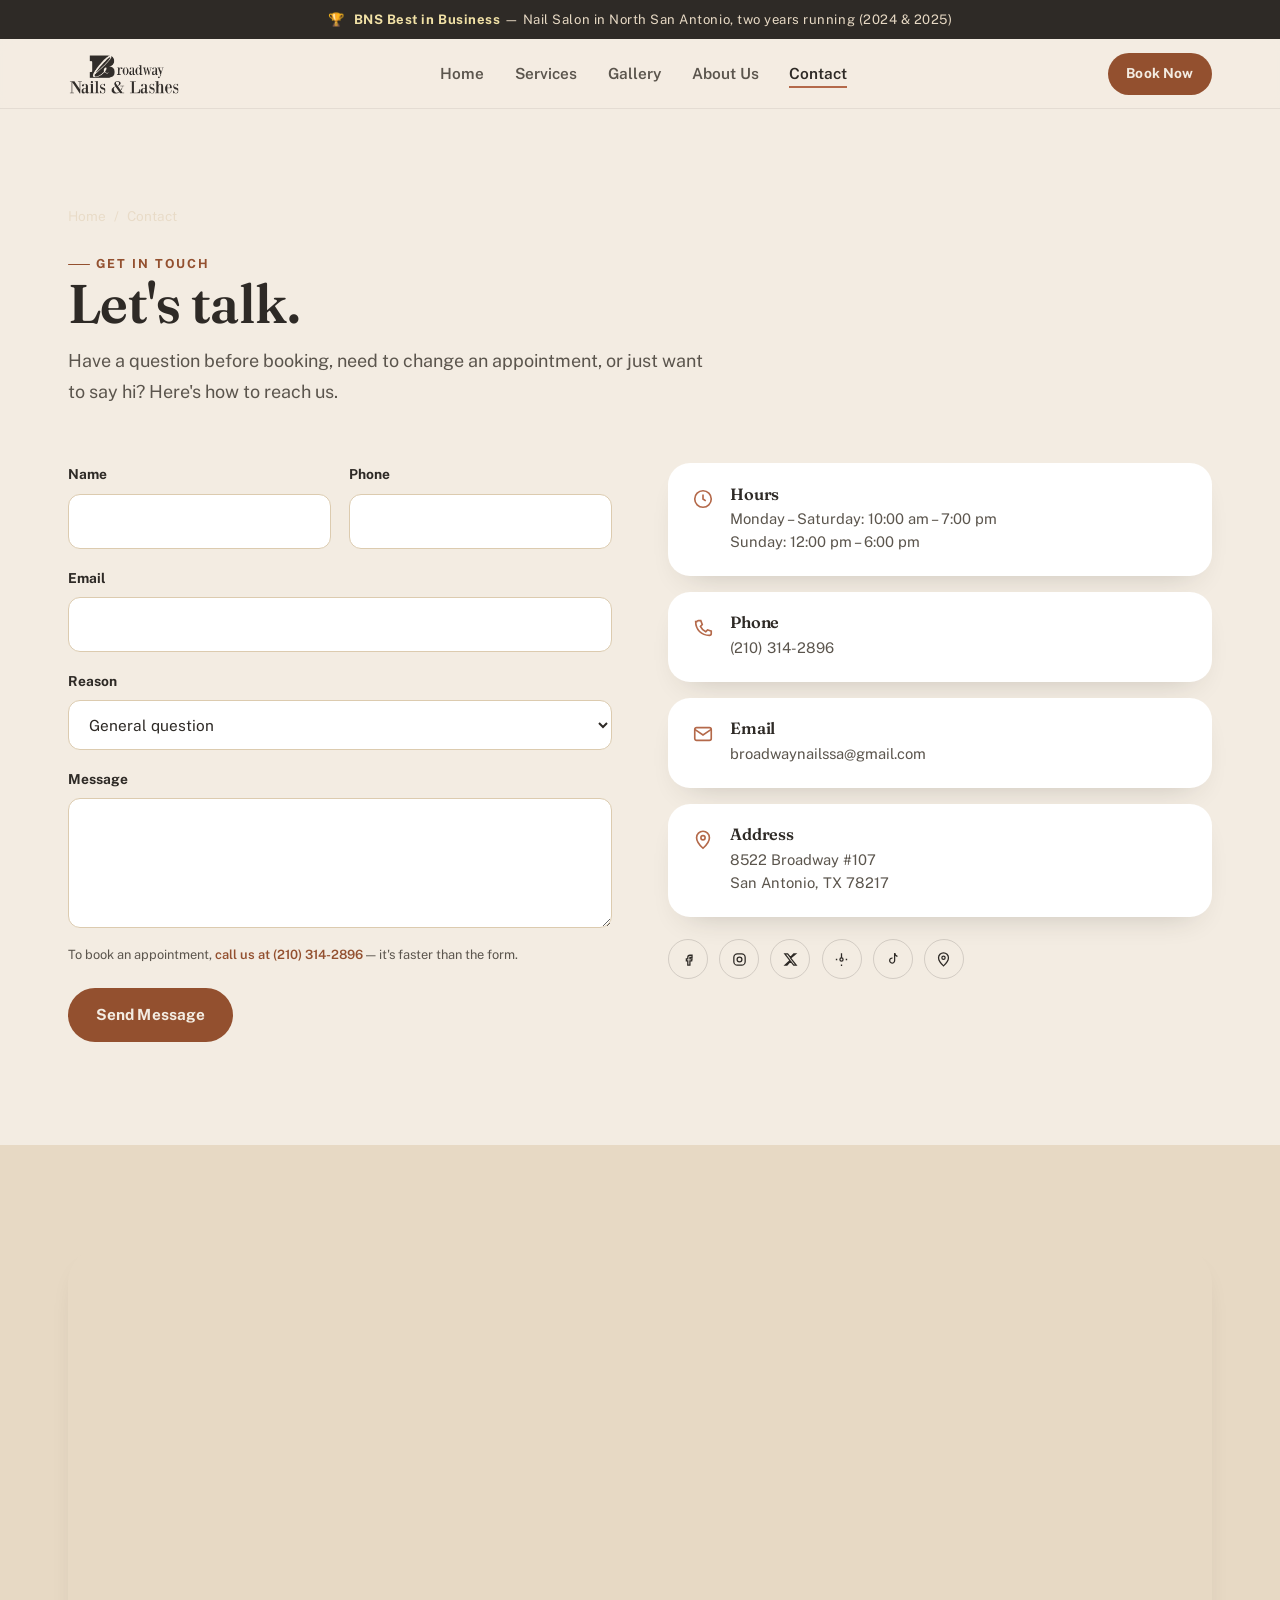
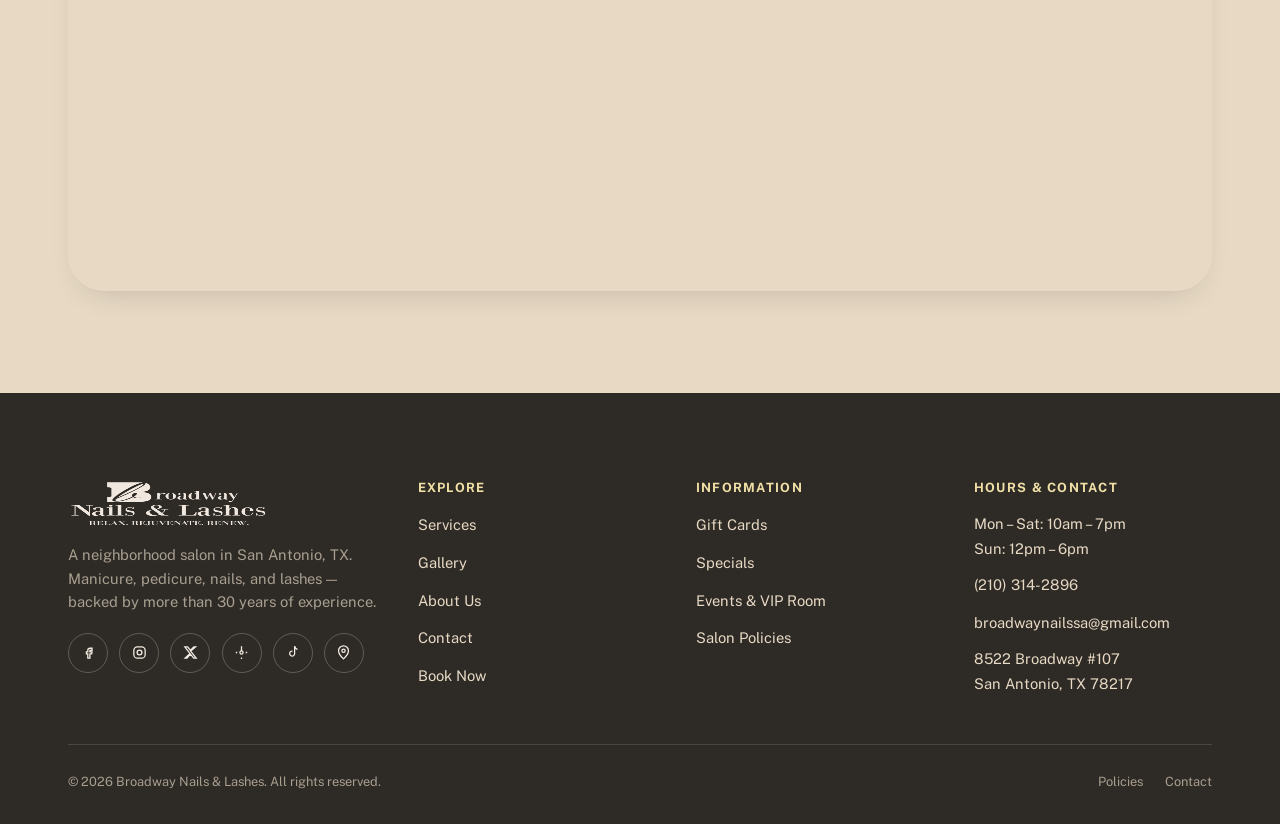
<file: contacto.html>
<!doctype html>
<html lang="en">
<head>
<meta charset="UTF-8">
<meta name="viewport" content="width=device-width, initial-scale=1">
<title>Contact — Broadway Nails & Lashes</title>
<meta name="description" content="Message us, call us, or visit us at 8522 Broadway #107, San Antonio, TX 78217. Hours, phone, map, and contact form for Broadway Nails & Lashes.">
<link rel="icon" href="favicon.ico" sizes="any">
<link rel="apple-touch-icon" href="assets/img/apple-touch-icon.png">
<link rel="preconnect" href="https://fonts.googleapis.com">
<link rel="preconnect" href="https://fonts.gstatic.com" crossorigin>
<link rel="stylesheet" href="https://fonts.googleapis.com/css2?family=Fraunces:ital,wght@0,400;0,500;0,600;0,700;1,400;1,500;1,600&family=Public+Sans:wght@400;500;600;700&display=swap">
<link rel="stylesheet" href="styles.css?v=20260830a">
<link rel="canonical" href="https://broadwaynailsandlashes.com/contacto.html">
<meta name="keywords" content="nail salon San Antonio contact, Broadway Nails and Lashes phone number, nail salon 78217 address">
<meta name="robots" content="index, follow, max-image-preview:large">
<meta name="theme-color" content="#B4694A">
<meta name="author" content="Broadway Nails & Lashes">

<!-- Open Graph -->
<meta property="og:type" content="website">
<meta property="og:site_name" content="Broadway Nails &amp; Lashes">
<meta property="og:title" content="Contact — Broadway Nails & Lashes">
<meta property="og:description" content="Message us, call us, or visit us at 8522 Broadway #107, San Antonio, TX 78217. Hours, phone, map, and contact form for Broadway Nails & Lashes.">
<meta property="og:url" content="https://broadwaynailsandlashes.com/contacto.html">
<meta property="og:image" content="https://broadwaynailsandlashes.com/assets/img/reception-desk.webp">
<meta property="og:image:width" content="1200">
<meta property="og:image:alt" content="Broadway Nails &amp; Lashes — San Antonio, TX">
<meta property="og:locale" content="en_US">

<!-- Twitter Card -->
<meta name="twitter:card" content="summary_large_image">
<meta name="twitter:title" content="Contact — Broadway Nails & Lashes">
<meta name="twitter:description" content="Message us, call us, or visit us at 8522 Broadway #107, San Antonio, TX 78217. Hours, phone, map, and contact form for Broadway Nails & Lashes.">
<meta name="twitter:image" content="https://broadwaynailsandlashes.com/assets/img/reception-desk.webp">
<meta name="twitter:site" content="@broadwaynailssa">

<!-- Google Search Console verification — replace with your real code from search.google.com/search-console -->
<!-- <meta name="google-site-verification" content="REPLACE_WITH_YOUR_GSC_CODE"> -->

<!-- Google Analytics (GA4) — replace G-XXXXXXXXXX with your real Measurement ID -->
<!--
<script async src="https://www.googletagmanager.com/gtag/js?id=G-XXXXXXXXXX"></script>
<script>
  window.dataLayer = window.dataLayer || [];
  function gtag(){dataLayer.push(arguments);}
  gtag('js', new Date());
  gtag('config', 'G-XXXXXXXXXX');
</script>
-->

<script type="application/ld+json">
{
  "@context": "https://schema.org",
  "@type": "NailSalon",
  "@id": "https://broadwaynailsandlashes.com/#business",
  "name": "Broadway Nails & Lashes",
  "alternateName": "Broadway Nails and Lashes",
  "description": "Family-run nail salon in San Antonio, TX offering manicure, pedicure, nail extensions, lash & brow services, waxing, and hair styling. Founded by Linda, with more than 30 years of experience. Winner of BNS Best in Business \u2014 Nail Salon, North San Antonio, 2024 & 2025.",
  "image": [
    "https://broadwaynailsandlashes.com/assets/img/hero-salon-wide.webp",
    "https://broadwaynailsandlashes.com/assets/img/interior-salon-warm.webp"
  ],
  "logo": "https://broadwaynailsandlashes.com/assets/img/logo-full.webp",
  "url": "https://broadwaynailsandlashes.com/",
  "telephone": "+1-210-314-2896",
  "email": "broadwaynailssa@gmail.com",
  "priceRange": "$$",
  "currenciesAccepted": "USD",
  "paymentAccepted": "Cash, Credit Card, Debit Card",
  "address": {
    "@type": "PostalAddress",
    "streetAddress": "8522 Broadway #107",
    "addressLocality": "San Antonio",
    "addressRegion": "TX",
    "postalCode": "78217",
    "addressCountry": "US"
  },
  "geo": {
    "@type": "GeoCoordinates",
    "latitude": 29.5178,
    "longitude": -98.4624
  },
  "hasMap": "https://www.google.com/maps/place/Broadway+Nails+%26+Lashes/@29.5178036,-98.4625501,15z/data=!4m6!3m5!1s0x865cf52f52014299:0xa1b88b4aef656ddc!8m2!3d29.5178036!4d-98.4625501!16s%2Fg%2F11f765j8qv?entry=ttu",
  "openingHoursSpecification": [
    {
      "@type": "OpeningHoursSpecification",
      "dayOfWeek": ["Monday", "Tuesday", "Wednesday", "Thursday", "Friday", "Saturday"],
      "opens": "10:00",
      "closes": "19:00"
    },
    {
      "@type": "OpeningHoursSpecification",
      "dayOfWeek": ["Sunday"],
      "opens": "12:00",
      "closes": "18:00"
    }
  ],
  "sameAs": [
    "https://www.facebook.com/BroadwayNailsAndLashes/",
    "https://www.instagram.com/broadwaynailsandlashes/",
    "https://x.com/broadwaynailssa",
    "https://www.yelp.com/biz/broadway-nails-and-lashes-san-antonio-2",
    "https://www.tiktok.com/@broadway.nailslash"
  ],
  "award": "BNS Best in Business \u2014 Nail Salon, North San Antonio, Texas (2024 & 2025)",
  "founder": {
    "@type": "Person",
    "name": "Linda"
  },
  "areaServed": {
    "@type": "City",
    "name": "San Antonio"
  },
  "hasOfferCatalog": {
    "@type": "OfferCatalog",
    "name": "Services",
    "itemListElement": [
      { "@type": "Offer", "itemOffered": { "@type": "Service", "name": "Manicure" }, "priceRange": "$18\u2013$70" },
      { "@type": "Offer", "itemOffered": { "@type": "Service", "name": "Pedicure" }, "priceRange": "$30\u2013$120" },
      { "@type": "Offer", "itemOffered": { "@type": "Service", "name": "Nail Extensions (Acrylic, Dip, GelX, Builder Gel)" }, "priceRange": "$48\u2013$85" },
      { "@type": "Offer", "itemOffered": { "@type": "Service", "name": "Eyelash Extensions" }, "priceRange": "$65\u2013$160" },
      { "@type": "Offer", "itemOffered": { "@type": "Service", "name": "Brows & Waxing" }, "priceRange": "$8\u2013$110" },
      { "@type": "Offer", "itemOffered": { "@type": "Service", "name": "Hair Styling" }, "priceRange": "$40+" }
    ]
  }
}
</script>
<script type="application/ld+json">
{
  "@context": "https://schema.org",
  "@type": "BreadcrumbList",
  "itemListElement": [
    {
      "@type": "ListItem",
      "position": 1,
      "name": "Home",
      "item": "https://broadwaynailsandlashes.com/"
    },
    {
      "@type": "ListItem",
      "position": 2,
      "name": "Contact",
      "item": "https://broadwaynailsandlashes.com/contacto.html"
    }
  ]
}
</script>
</head>
<body>
<a class="skip-link" href="#contenido">Skip to content</a>

<div class="award-strip">
  <div class="container">
    <span aria-hidden="true">🏆</span>
    <span><strong>BNS Best in Business</strong> — Nail Salon in North San Antonio, two years running (2024 &amp; 2025)</span>
  </div>
</div>

<header class="site-header">
  <div class="container header-inner">
    <a class="brand" href="index.html" aria-label="Broadway Nails & Lashes — home">
      <img src="assets/img/logo-header.webp" alt="Broadway Nails & Lashes" width="220" height="79">
    </a>
    <nav class="main-nav" aria-label="Main navigation">
      <ul>
        <li><a href="index.html">Home</a></li>
        <li><a href="servicios.html">Services</a></li>
        <li><a href="galeria.html">Gallery</a></li>
        <li><a href="nosotros.html">About Us</a></li>
        <li><a href="contacto.html" aria-current="page">Contact</a></li>
      </ul>
    </nav>
    <div class="header-cta">
      <a class="btn btn-primary btn-sm" href="https://www.fresha.com/a/broadway-nails-and-lashes-san-antonio-8522-broadway-qn6suuja/all-offer?menu=true&amp;pId=954452" target="_blank" rel="noopener">
        <span class="full">Book Now</span><span class="short">Book</span>
      </a>
      <button class="nav-toggle" aria-label="Open menu" aria-expanded="false">
        <svg viewBox="0 0 24 24" fill="none" stroke="currentColor" stroke-width="1.8"><path d="M3 6h18M3 12h18M3 18h18"/></svg>
      </button>
    </div>
  </div>
</header>

<div class="mobile-nav">
  <nav aria-label="Mobile navigation">
    <ul>
      <li><a href="index.html">Home</a></li>
      <li><a href="servicios.html">Services</a></li>
      <li><a href="galeria.html">Gallery</a></li>
      <li><a href="nosotros.html">About Us</a></li>
      <li><a href="contacto.html">Contact</a></li>
    </ul>
    <div class="header-cta">
      <a class="btn btn-primary" href="https://www.fresha.com/a/broadway-nails-and-lashes-san-antonio-8522-broadway-qn6suuja/all-offer?menu=true&amp;pId=954452" target="_blank" rel="noopener">Book Now</a>
    </div>
  </nav>
</div>

<main id="contenido">

  <section class="section" style="padding-top:clamp(3.5rem,8vw,6rem);">
    <div class="container">
      <div class="section-head reveal">
        <div class="breadcrumb"><a href="index.html">Home</a><span>/</span><span>Contact</span></div>
        <span class="eyebrow">Get in Touch</span>
        <h1 class="h1" style="font-size:clamp(2.2rem,4.6vw,3.4rem);">Let's talk.</h1>
        <p class="body-l" style="margin-top:.8rem;">Have a question before booking, need to change an appointment, or just want to say hi? Here's how to reach us.</p>
      </div>

      <div class="split-block reveal" style="align-items:start;">
        <div class="contact-form-wrap">
          <form data-contact-form novalidate action="https://formspree.io/f/xjgndogp" method="POST">
            <input type="hidden" name="_subject" value="New message from broadwaynailsandlashes.com">
            <input type="text" name="_gotcha" style="display:none" tabindex="-1" autocomplete="off">
            <div class="form-grid cols-2">
              <div class="field">
                <label for="nombre">Name</label>
                <input type="text" id="nombre" name="nombre" required autocomplete="name">
              </div>
              <div class="field">
                <label for="telefono">Phone</label>
                <input type="tel" id="telefono" name="telefono" autocomplete="tel">
              </div>
              <div class="field" style="grid-column:1/-1;">
                <label for="email">Email</label>
                <input type="email" id="email" name="email" required autocomplete="email">
              </div>
              <div class="field" style="grid-column:1/-1;">
                <label for="motivo">Reason</label>
                <select id="motivo" name="motivo">
                  <option>General question</option>
                  <option>Change / cancel appointment</option>
                  <option>Gift card</option>
                  <option>Private event / VIP Room</option>
                  <option>Other</option>
                </select>
              </div>
              <div class="field" style="grid-column:1/-1;">
                <label for="mensaje">Message</label>
                <textarea id="mensaje" name="mensaje" required></textarea>
              </div>
            </div>
            <p class="field-note" style="margin-top:1rem;">To book an appointment, <a href="tel:+12103142896" style="color:var(--terracota-dark); font-weight:600;">call us at (210) 314-2896</a> — it's faster than the form.</p>
            <button type="submit" class="btn btn-primary" style="margin-top:1.4rem;">Send Message</button>
            <div class="form-status" role="status" aria-live="polite"></div>
          </form>
          <div class="form-success" hidden>
            <div class="form-success__icon" aria-hidden="true">
              <svg viewBox="0 0 24 24" fill="none" stroke="currentColor" stroke-width="2"><path d="M20 6L9 17l-5-5"/></svg>
            </div>
            <h3>Message sent</h3>
            <p>Thanks for reaching out — we'll get back to you soon.</p>
          </div>
        </div>

        <div style="display:flex; flex-direction:column; gap:1rem;">
          <div class="info-card">
            <svg viewBox="0 0 24 24" fill="none" stroke="currentColor" stroke-width="1.8"><circle cx="12" cy="12" r="9"/><path d="M12 7v5l3 2"/></svg>
            <div>
              <h3>Hours</h3>
              <p>Monday – Saturday: 10:00 am – 7:00 pm<br>Sunday: 12:00 pm – 6:00 pm</p>
            </div>
          </div>
          <div class="info-card">
            <svg viewBox="0 0 24 24" fill="none" stroke="currentColor" stroke-width="1.8"><path d="M4 5c0 8.8 6.2 15 15 15 1.1 0 2-.9 2-2v-2.6l-4-1.4-2 2c-2.6-1.2-4.6-3.2-5.8-5.8l2-2L9.6 4H7C5.9 4 5 4.9 5 5c0 0-1 0-1 0z"/></svg>
            <div>
              <h3>Phone</h3>
              <p><a href="tel:+12103142896">(210) 314-2896</a></p>
            </div>
          </div>
          <div class="info-card">
            <svg viewBox="0 0 24 24" fill="none" stroke="currentColor" stroke-width="1.8"><rect x="3" y="5" width="18" height="14" rx="2"/><path d="M3 7l9 6 9-6"/></svg>
            <div>
              <h3>Email</h3>
              <p><a href="mailto:broadwaynailssa@gmail.com">broadwaynailssa@gmail.com</a></p>
            </div>
          </div>
          <div class="info-card">
            <svg viewBox="0 0 24 24" fill="none" stroke="currentColor" stroke-width="1.8"><path d="M12 21s7-6.3 7-11.5A7 7 0 105 9.5C5 14.7 12 21 12 21z"/><circle cx="12" cy="9.5" r="2.3"/></svg>
            <div>
              <h3>Address</h3>
              <p>8522 Broadway #107<br>San Antonio, TX 78217</p>
            </div>
          </div>
          <div class="social-row" style="margin-top:.4rem;">
            <a href="https://www.facebook.com/BroadwayNailsAndLashes/" target="_blank" rel="noopener" aria-label="Facebook"><svg viewBox="0 0 24 24" fill="none" stroke="currentColor" stroke-width="1.8"><path d="M14 9h3V6h-3c-1.7 0-3 1.3-3 3v2H9v3h2v6h3v-6h2.5l.5-3H14V9z"/></svg></a>
            <a href="https://www.instagram.com/broadwaynailsandlashes/" target="_blank" rel="noopener" aria-label="Instagram"><svg viewBox="0 0 24 24" fill="none" stroke="currentColor" stroke-width="1.8"><rect x="4" y="4" width="16" height="16" rx="5"/><circle cx="12" cy="12" r="3.4"/></svg></a>
            <a href="https://x.com/broadwaynailssa" target="_blank" rel="noopener" aria-label="Twitter / X"><svg viewBox="0 0 24 24" fill="none" stroke="currentColor" stroke-width="1.8"><path d="M4 4l7.4 9.5L4.4 20H7l5-5.6L16.5 20H20l-7.8-10L19.2 4H16.6l-4.6 5.1L8 4H4z"/></svg></a>
            <a href="https://www.yelp.com/biz/broadway-nails-and-lashes-san-antonio-2" target="_blank" rel="noopener" aria-label="Yelp"><svg viewBox="0 0 24 24" fill="none" stroke="currentColor" stroke-width="1.8"><circle cx="12" cy="12" r="2.2"/><path d="M12 3v7M12 21v-2M6 12H4M20 12h-2"/></svg></a>
            <a href="https://www.tiktok.com/@broadway.nailslash" target="_blank" rel="noopener" aria-label="TikTok"><svg viewBox="0 0 24 24" fill="none" stroke="currentColor" stroke-width="1.8"><path d="M15 3v10.5a3.5 3.5 0 11-3-3.46"/><path d="M15 3c.3 2.4 2 4.2 4 4.5"/></svg></a>
            <a href="https://www.google.com/maps/place/Broadway+Nails+%26+Lashes/@29.5178036,-98.4625501,15z/data=!4m6!3m5!1s0x865cf52f52014299:0xa1b88b4aef656ddc!8m2!3d29.5178036!4d-98.4625501!16s%2Fg%2F11f765j8qv?entry=ttu" target="_blank" rel="noopener" aria-label="Google Maps"><svg viewBox="0 0 24 24" fill="none" stroke="currentColor" stroke-width="1.8"><path d="M12 21s7-6.3 7-11.5A7 7 0 105 9.5C5 14.7 12 21 12 21z"/><circle cx="12" cy="9.5" r="2.3"/></svg></a>
          </div>
        </div>
      </div>
    </div>
  </section>

  <section class="section section--alt">
    <div class="container reveal">
      <div class="map-embed">
        <iframe src="https://www.google.com/maps?q=8522+Broadway+%23107,+San+Antonio,+TX+78217&output=embed" title="Map showing the location of Broadway Nails &amp; Lashes" loading="lazy" referrerpolicy="no-referrer-when-downgrade"></iframe>
      </div>
    </div>
  </section>

</main>

<footer class="site-footer">
  <div class="container">
    <div class="footer-top">
      <div class="footer-brand">
        <img src="assets/img/logo-full-cream.webp" alt="Broadway Nails & Lashes" width="200" height="93">
        <p>A neighborhood salon in San Antonio, TX. Manicure, pedicure, nails, and lashes — backed by more than 30 years of experience.</p>
        <div class="social-row social-row--dark" style="margin-top:1.2rem;">
          <a href="https://www.facebook.com/BroadwayNailsAndLashes/" target="_blank" rel="noopener" aria-label="Facebook"><svg viewBox="0 0 24 24" fill="none" stroke="currentColor" stroke-width="1.8"><path d="M14 9h3V6h-3c-1.7 0-3 1.3-3 3v2H9v3h2v6h3v-6h2.5l.5-3H14V9z"/></svg></a>
          <a href="https://www.instagram.com/broadwaynailsandlashes/" target="_blank" rel="noopener" aria-label="Instagram"><svg viewBox="0 0 24 24" fill="none" stroke="currentColor" stroke-width="1.8"><rect x="4" y="4" width="16" height="16" rx="5"/><circle cx="12" cy="12" r="3.4"/></svg></a>
          <a href="https://x.com/broadwaynailssa" target="_blank" rel="noopener" aria-label="Twitter / X"><svg viewBox="0 0 24 24" fill="none" stroke="currentColor" stroke-width="1.8"><path d="M4 4l7.4 9.5L4.4 20H7l5-5.6L16.5 20H20l-7.8-10L19.2 4H16.6l-4.6 5.1L8 4H4z"/></svg></a>
          <a href="https://www.yelp.com/biz/broadway-nails-and-lashes-san-antonio-2" target="_blank" rel="noopener" aria-label="Yelp"><svg viewBox="0 0 24 24" fill="none" stroke="currentColor" stroke-width="1.8"><circle cx="12" cy="12" r="2.2"/><path d="M12 3v7M12 21v-2M6 12H4M20 12h-2"/></svg></a>
          <a href="https://www.tiktok.com/@broadway.nailslash" target="_blank" rel="noopener" aria-label="TikTok"><svg viewBox="0 0 24 24" fill="none" stroke="currentColor" stroke-width="1.8"><path d="M15 3v10.5a3.5 3.5 0 11-3-3.46"/><path d="M15 3c.3 2.4 2 4.2 4 4.5"/></svg></a>
          <a href="https://www.google.com/maps/place/Broadway+Nails+%26+Lashes/@29.5178036,-98.4625501,15z/data=!4m6!3m5!1s0x865cf52f52014299:0xa1b88b4aef656ddc!8m2!3d29.5178036!4d-98.4625501!16s%2Fg%2F11f765j8qv?entry=ttu" target="_blank" rel="noopener" aria-label="Google Maps"><svg viewBox="0 0 24 24" fill="none" stroke="currentColor" stroke-width="1.8"><path d="M12 21s7-6.3 7-11.5A7 7 0 105 9.5C5 14.7 12 21 12 21z"/><circle cx="12" cy="9.5" r="2.3"/></svg></a>
        </div>
      </div>
      <div class="footer-col">
        <h4>Explore</h4>
        <ul>
          <li><a href="servicios.html">Services</a></li>
          <li><a href="galeria.html">Gallery</a></li>
          <li><a href="nosotros.html">About Us</a></li>
          <li><a href="contacto.html">Contact</a></li>
          <li><a href="https://www.fresha.com/a/broadway-nails-and-lashes-san-antonio-8522-broadway-qn6suuja/all-offer?menu=true&amp;pId=954452" target="_blank" rel="noopener">Book Now</a></li>
        </ul>
      </div>
      <div class="footer-col">
        <h4>Information</h4>
        <ul>
          <li><a href="gift-card.html">Gift Cards</a></li>
          <li><a href="specials.html">Specials</a></li>
          <li><a href="events.html">Events &amp; VIP Room</a></li>
          <li><a href="policies.html">Salon Policies</a></li>
        </ul>
      </div>
      <div class="footer-col">
        <h4>Hours &amp; Contact</h4>
        <ul>
          <li><p>Mon – Sat: 10am – 7pm<br>Sun: 12pm – 6pm</p></li>
          <li><a href="tel:+12103142896">(210) 314-2896</a></li>
          <li><a href="mailto:broadwaynailssa@gmail.com">broadwaynailssa@gmail.com</a></li>
          <li><p>8522 Broadway #107<br>San Antonio, TX 78217</p></li>
        </ul>
      </div>
    </div>
    <div class="footer-bottom">
      <p>© 2026 Broadway Nails &amp; Lashes. All rights reserved.</p>
      <div class="footer-bottom-links">
        <a href="policies.html">Policies</a>
        <a href="contacto.html">Contact</a>
      </div>
    </div>
  </div>
</footer>

<script defer src="lib/manifest.js"></script>
<script defer src="main.js?v=20260830a"></script>
</body>
</html>
</file>
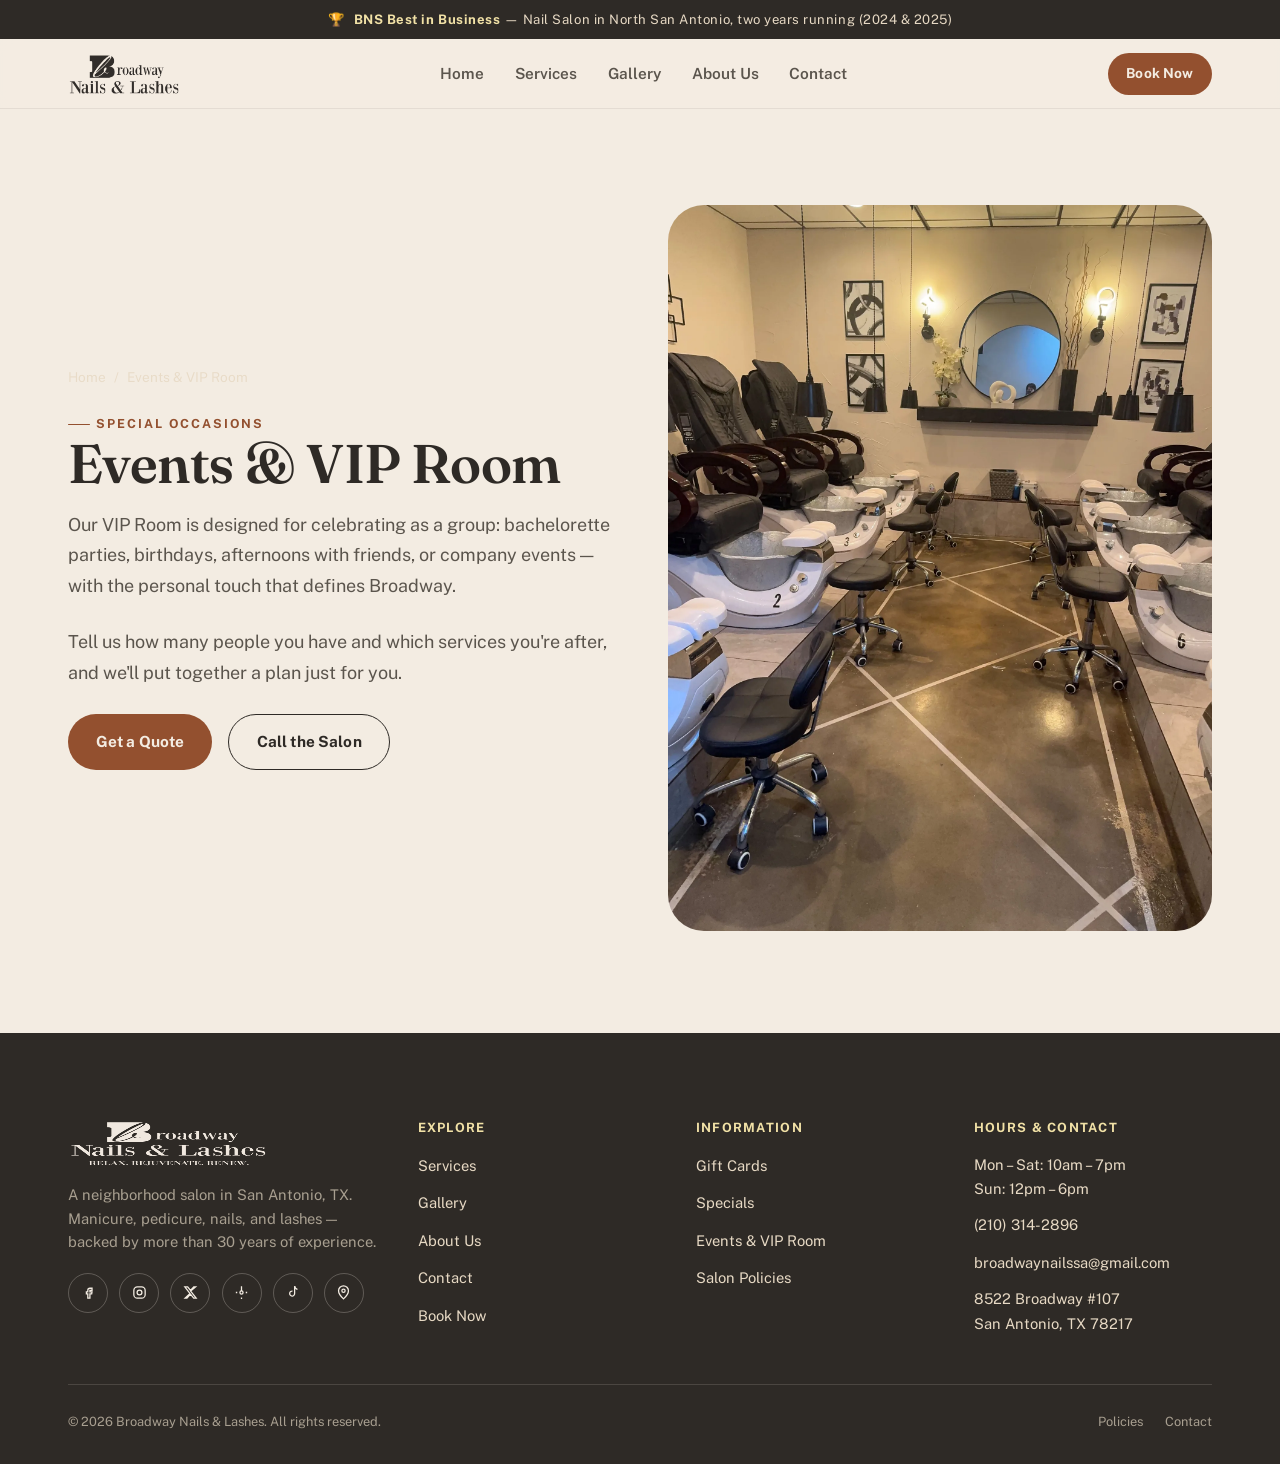
<file: events.html>
<!doctype html>
<html lang="en">
<head>
<meta charset="UTF-8">
<meta name="viewport" content="width=device-width, initial-scale=1">
<title>Events &amp; VIP Room — Broadway Nails & Lashes</title>
<meta name="description" content="Book our VIP Room for bachelorette parties, birthdays, and private events at Broadway Nails & Lashes, San Antonio, TX.">
<link rel="icon" href="favicon.ico" sizes="any">
<link rel="apple-touch-icon" href="assets/img/apple-touch-icon.png">
<link rel="preconnect" href="https://fonts.googleapis.com">
<link rel="preconnect" href="https://fonts.gstatic.com" crossorigin>
<link rel="stylesheet" href="https://fonts.googleapis.com/css2?family=Fraunces:ital,wght@0,400;0,500;0,600;0,700;1,400;1,500;1,600&family=Public+Sans:wght@400;500;600;700&display=swap">
<link rel="stylesheet" href="styles.css?v=20260830a">
<link rel="canonical" href="https://broadwaynailsandlashes.com/events.html">
<meta name="keywords" content="nail salon VIP room San Antonio, bachelorette party nails San Antonio, private nail salon event">
<meta name="robots" content="index, follow, max-image-preview:large">
<meta name="theme-color" content="#B4694A">
<meta name="author" content="Broadway Nails & Lashes">

<!-- Open Graph -->
<meta property="og:type" content="website">
<meta property="og:site_name" content="Broadway Nails &amp; Lashes">
<meta property="og:title" content="Events & VIP Room — Broadway Nails & Lashes">
<meta property="og:description" content="Book our VIP Room for bachelorette parties, birthdays, and private events at Broadway Nails & Lashes, San Antonio, TX.">
<meta property="og:url" content="https://broadwaynailsandlashes.com/events.html">
<meta property="og:image" content="https://broadwaynailsandlashes.com/assets/img/interior-salon-warm.webp">
<meta property="og:image:width" content="1200">
<meta property="og:image:alt" content="Broadway Nails &amp; Lashes — San Antonio, TX">
<meta property="og:locale" content="en_US">

<!-- Twitter Card -->
<meta name="twitter:card" content="summary_large_image">
<meta name="twitter:title" content="Events & VIP Room — Broadway Nails & Lashes">
<meta name="twitter:description" content="Book our VIP Room for bachelorette parties, birthdays, and private events at Broadway Nails & Lashes, San Antonio, TX.">
<meta name="twitter:image" content="https://broadwaynailsandlashes.com/assets/img/interior-salon-warm.webp">
<meta name="twitter:site" content="@broadwaynailssa">

<!-- Google Search Console verification — replace with your real code from search.google.com/search-console -->
<!-- <meta name="google-site-verification" content="REPLACE_WITH_YOUR_GSC_CODE"> -->

<!-- Google Analytics (GA4) — replace G-XXXXXXXXXX with your real Measurement ID -->
<!--
<script async src="https://www.googletagmanager.com/gtag/js?id=G-XXXXXXXXXX"></script>
<script>
  window.dataLayer = window.dataLayer || [];
  function gtag(){dataLayer.push(arguments);}
  gtag('js', new Date());
  gtag('config', 'G-XXXXXXXXXX');
</script>
-->

<script type="application/ld+json">
{
  "@context": "https://schema.org",
  "@type": "NailSalon",
  "@id": "https://broadwaynailsandlashes.com/#business",
  "name": "Broadway Nails & Lashes",
  "alternateName": "Broadway Nails and Lashes",
  "description": "Family-run nail salon in San Antonio, TX offering manicure, pedicure, nail extensions, lash & brow services, waxing, and hair styling. Founded by Linda, with more than 30 years of experience. Winner of BNS Best in Business \u2014 Nail Salon, North San Antonio, 2024 & 2025.",
  "image": [
    "https://broadwaynailsandlashes.com/assets/img/hero-salon-wide.webp",
    "https://broadwaynailsandlashes.com/assets/img/interior-salon-warm.webp"
  ],
  "logo": "https://broadwaynailsandlashes.com/assets/img/logo-full.webp",
  "url": "https://broadwaynailsandlashes.com/",
  "telephone": "+1-210-314-2896",
  "email": "broadwaynailssa@gmail.com",
  "priceRange": "$$",
  "currenciesAccepted": "USD",
  "paymentAccepted": "Cash, Credit Card, Debit Card",
  "address": {
    "@type": "PostalAddress",
    "streetAddress": "8522 Broadway #107",
    "addressLocality": "San Antonio",
    "addressRegion": "TX",
    "postalCode": "78217",
    "addressCountry": "US"
  },
  "geo": {
    "@type": "GeoCoordinates",
    "latitude": 29.5178,
    "longitude": -98.4624
  },
  "hasMap": "https://www.google.com/maps/place/Broadway+Nails+%26+Lashes/@29.5178036,-98.4625501,15z/data=!4m6!3m5!1s0x865cf52f52014299:0xa1b88b4aef656ddc!8m2!3d29.5178036!4d-98.4625501!16s%2Fg%2F11f765j8qv?entry=ttu",
  "openingHoursSpecification": [
    {
      "@type": "OpeningHoursSpecification",
      "dayOfWeek": ["Monday", "Tuesday", "Wednesday", "Thursday", "Friday", "Saturday"],
      "opens": "10:00",
      "closes": "19:00"
    },
    {
      "@type": "OpeningHoursSpecification",
      "dayOfWeek": ["Sunday"],
      "opens": "12:00",
      "closes": "18:00"
    }
  ],
  "sameAs": [
    "https://www.facebook.com/BroadwayNailsAndLashes/",
    "https://www.instagram.com/broadwaynailsandlashes/",
    "https://x.com/broadwaynailssa",
    "https://www.yelp.com/biz/broadway-nails-and-lashes-san-antonio-2",
    "https://www.tiktok.com/@broadway.nailslash"
  ],
  "award": "BNS Best in Business \u2014 Nail Salon, North San Antonio, Texas (2024 & 2025)",
  "founder": {
    "@type": "Person",
    "name": "Linda"
  },
  "areaServed": {
    "@type": "City",
    "name": "San Antonio"
  },
  "hasOfferCatalog": {
    "@type": "OfferCatalog",
    "name": "Services",
    "itemListElement": [
      { "@type": "Offer", "itemOffered": { "@type": "Service", "name": "Manicure" }, "priceRange": "$18\u2013$70" },
      { "@type": "Offer", "itemOffered": { "@type": "Service", "name": "Pedicure" }, "priceRange": "$30\u2013$120" },
      { "@type": "Offer", "itemOffered": { "@type": "Service", "name": "Nail Extensions (Acrylic, Dip, GelX, Builder Gel)" }, "priceRange": "$48\u2013$85" },
      { "@type": "Offer", "itemOffered": { "@type": "Service", "name": "Eyelash Extensions" }, "priceRange": "$65\u2013$160" },
      { "@type": "Offer", "itemOffered": { "@type": "Service", "name": "Brows & Waxing" }, "priceRange": "$8\u2013$110" },
      { "@type": "Offer", "itemOffered": { "@type": "Service", "name": "Hair Styling" }, "priceRange": "$40+" }
    ]
  }
}
</script>
<script type="application/ld+json">
{
  "@context": "https://schema.org",
  "@type": "BreadcrumbList",
  "itemListElement": [
    {
      "@type": "ListItem",
      "position": 1,
      "name": "Home",
      "item": "https://broadwaynailsandlashes.com/"
    },
    {
      "@type": "ListItem",
      "position": 2,
      "name": "Events & VIP Room",
      "item": "https://broadwaynailsandlashes.com/events.html"
    }
  ]
}
</script>
</head>
<body>
<a class="skip-link" href="#contenido">Skip to content</a>
<div class="award-strip"><div class="container"><span aria-hidden="true">🏆</span><span><strong>BNS Best in Business</strong> — Nail Salon in North San Antonio, two years running (2024 &amp; 2025)</span></div></div>
<header class="site-header">
  <div class="container header-inner">
    <a class="brand" href="index.html" aria-label="Broadway Nails & Lashes — home"><img src="assets/img/logo-header.webp" alt="Broadway Nails & Lashes" width="220" height="79"></a>
    <nav class="main-nav" aria-label="Main navigation">
      <ul><li><a href="index.html">Home</a></li><li><a href="servicios.html">Services</a></li><li><a href="galeria.html">Gallery</a></li><li><a href="nosotros.html">About Us</a></li><li><a href="contacto.html">Contact</a></li></ul>
    </nav>
    <div class="header-cta">
      <a class="btn btn-primary btn-sm" href="https://www.fresha.com/a/broadway-nails-and-lashes-san-antonio-8522-broadway-qn6suuja/all-offer?menu=true&amp;pId=954452" target="_blank" rel="noopener"><span class="full">Book Now</span><span class="short">Book</span></a>
      <button class="nav-toggle" aria-label="Open menu" aria-expanded="false"><svg viewBox="0 0 24 24" fill="none" stroke="currentColor" stroke-width="1.8"><path d="M3 6h18M3 12h18M3 18h18"/></svg></button>
    </div>
  </div>
</header>
<div class="mobile-nav">
  <nav aria-label="Mobile navigation">
    <ul><li><a href="index.html">Home</a></li><li><a href="servicios.html">Services</a></li><li><a href="galeria.html">Gallery</a></li><li><a href="nosotros.html">About Us</a></li><li><a href="contacto.html">Contact</a></li></ul>
    <div class="header-cta"><a class="btn btn-primary" href="https://www.fresha.com/a/broadway-nails-and-lashes-san-antonio-8522-broadway-qn6suuja/all-offer?menu=true&amp;pId=954452" target="_blank" rel="noopener">Book Now</a></div>
  </nav>
</div>

<main id="contenido">
  <section class="section" style="padding-top:clamp(3.5rem,8vw,6rem);">
    <div class="container">
      <div class="split-block split-block--reverse reveal">
        <div>
          <div class="breadcrumb"><a href="index.html">Home</a><span>/</span><span>Events &amp; VIP Room</span></div>
          <span class="eyebrow">Special Occasions</span>
          <h1 class="h1" style="font-size:clamp(2.2rem,4.6vw,3.4rem);">Events &amp; VIP Room</h1>
          <p class="body-l" style="margin:1rem 0 1.6rem;">Our VIP Room is designed for celebrating as a group: bachelorette parties, birthdays, afternoons with friends, or company events — with the personal touch that defines Broadway.</p>
          <p class="body-l" style="margin-bottom:1.6rem;">Tell us how many people you have and which services you're after, and we'll put together a plan just for you.</p>
          <div style="display:flex; gap:1rem; flex-wrap:wrap;">
            <a class="btn btn-primary" href="contacto.html">Get a Quote</a>
            <a class="btn btn-secondary" href="tel:+12103142896">Call the Salon</a>
          </div>
        </div>
        <div class="split-block__media">
          <img src="assets/img/interior-salon-warm.webp" alt="VIP Room at Broadway Nails &amp; Lashes" loading="lazy" decoding="async">
        </div>
      </div>
    </div>
  </section>
</main>

<footer class="site-footer">
  <div class="container">
    <div class="footer-top">
      <div class="footer-brand">
        <img src="assets/img/logo-full-cream.webp" alt="Broadway Nails & Lashes" width="200" height="93">
        <p>A neighborhood salon in San Antonio, TX. Manicure, pedicure, nails, and lashes — backed by more than 30 years of experience.</p>
        <div class="social-row social-row--dark" style="margin-top:1.2rem;">
          <a href="https://www.facebook.com/BroadwayNailsAndLashes/" target="_blank" rel="noopener" aria-label="Facebook"><svg viewBox="0 0 24 24" fill="none" stroke="currentColor" stroke-width="1.8"><path d="M14 9h3V6h-3c-1.7 0-3 1.3-3 3v2H9v3h2v6h3v-6h2.5l.5-3H14V9z"/></svg></a>
          <a href="https://www.instagram.com/broadwaynailsandlashes/" target="_blank" rel="noopener" aria-label="Instagram"><svg viewBox="0 0 24 24" fill="none" stroke="currentColor" stroke-width="1.8"><rect x="4" y="4" width="16" height="16" rx="5"/><circle cx="12" cy="12" r="3.4"/></svg></a>
          <a href="https://x.com/broadwaynailssa" target="_blank" rel="noopener" aria-label="Twitter / X"><svg viewBox="0 0 24 24" fill="none" stroke="currentColor" stroke-width="1.8"><path d="M4 4l7.4 9.5L4.4 20H7l5-5.6L16.5 20H20l-7.8-10L19.2 4H16.6l-4.6 5.1L8 4H4z"/></svg></a>
          <a href="https://www.yelp.com/biz/broadway-nails-and-lashes-san-antonio-2" target="_blank" rel="noopener" aria-label="Yelp"><svg viewBox="0 0 24 24" fill="none" stroke="currentColor" stroke-width="1.8"><circle cx="12" cy="12" r="2.2"/><path d="M12 3v7M12 21v-2M6 12H4M20 12h-2"/></svg></a>
          <a href="https://www.tiktok.com/@broadway.nailslash" target="_blank" rel="noopener" aria-label="TikTok"><svg viewBox="0 0 24 24" fill="none" stroke="currentColor" stroke-width="1.8"><path d="M15 3v10.5a3.5 3.5 0 11-3-3.46"/><path d="M15 3c.3 2.4 2 4.2 4 4.5"/></svg></a>
          <a href="https://www.google.com/maps/place/Broadway+Nails+%26+Lashes/@29.5178036,-98.4625501,15z/data=!4m6!3m5!1s0x865cf52f52014299:0xa1b88b4aef656ddc!8m2!3d29.5178036!4d-98.4625501!16s%2Fg%2F11f765j8qv?entry=ttu" target="_blank" rel="noopener" aria-label="Google Maps"><svg viewBox="0 0 24 24" fill="none" stroke="currentColor" stroke-width="1.8"><path d="M12 21s7-6.3 7-11.5A7 7 0 105 9.5C5 14.7 12 21 12 21z"/><circle cx="12" cy="9.5" r="2.3"/></svg></a>
        </div>
      </div>
      <div class="footer-col"><h4>Explore</h4><ul><li><a href="servicios.html">Services</a></li><li><a href="galeria.html">Gallery</a></li><li><a href="nosotros.html">About Us</a></li><li><a href="contacto.html">Contact</a></li><li><a href="https://www.fresha.com/a/broadway-nails-and-lashes-san-antonio-8522-broadway-qn6suuja/all-offer?menu=true&amp;pId=954452" target="_blank" rel="noopener">Book Now</a></li></ul></div>
      <div class="footer-col"><h4>Information</h4><ul><li><a href="gift-card.html">Gift Cards</a></li><li><a href="specials.html">Specials</a></li><li><a href="events.html">Events &amp; VIP Room</a></li><li><a href="policies.html">Salon Policies</a></li></ul></div>
      <div class="footer-col"><h4>Hours &amp; Contact</h4><ul><li><p>Mon – Sat: 10am – 7pm<br>Sun: 12pm – 6pm</p></li><li><a href="tel:+12103142896">(210) 314-2896</a></li><li><a href="mailto:broadwaynailssa@gmail.com">broadwaynailssa@gmail.com</a></li><li><p>8522 Broadway #107<br>San Antonio, TX 78217</p></li></ul></div>
    </div>
    <div class="footer-bottom"><p>© 2026 Broadway Nails &amp; Lashes. All rights reserved.</p><div class="footer-bottom-links"><a href="policies.html">Policies</a><a href="contacto.html">Contact</a></div></div>
  </div>
</footer>
<script defer src="lib/manifest.js"></script>
<script defer src="main.js?v=20260830a"></script>
</body>
</html>
</file>
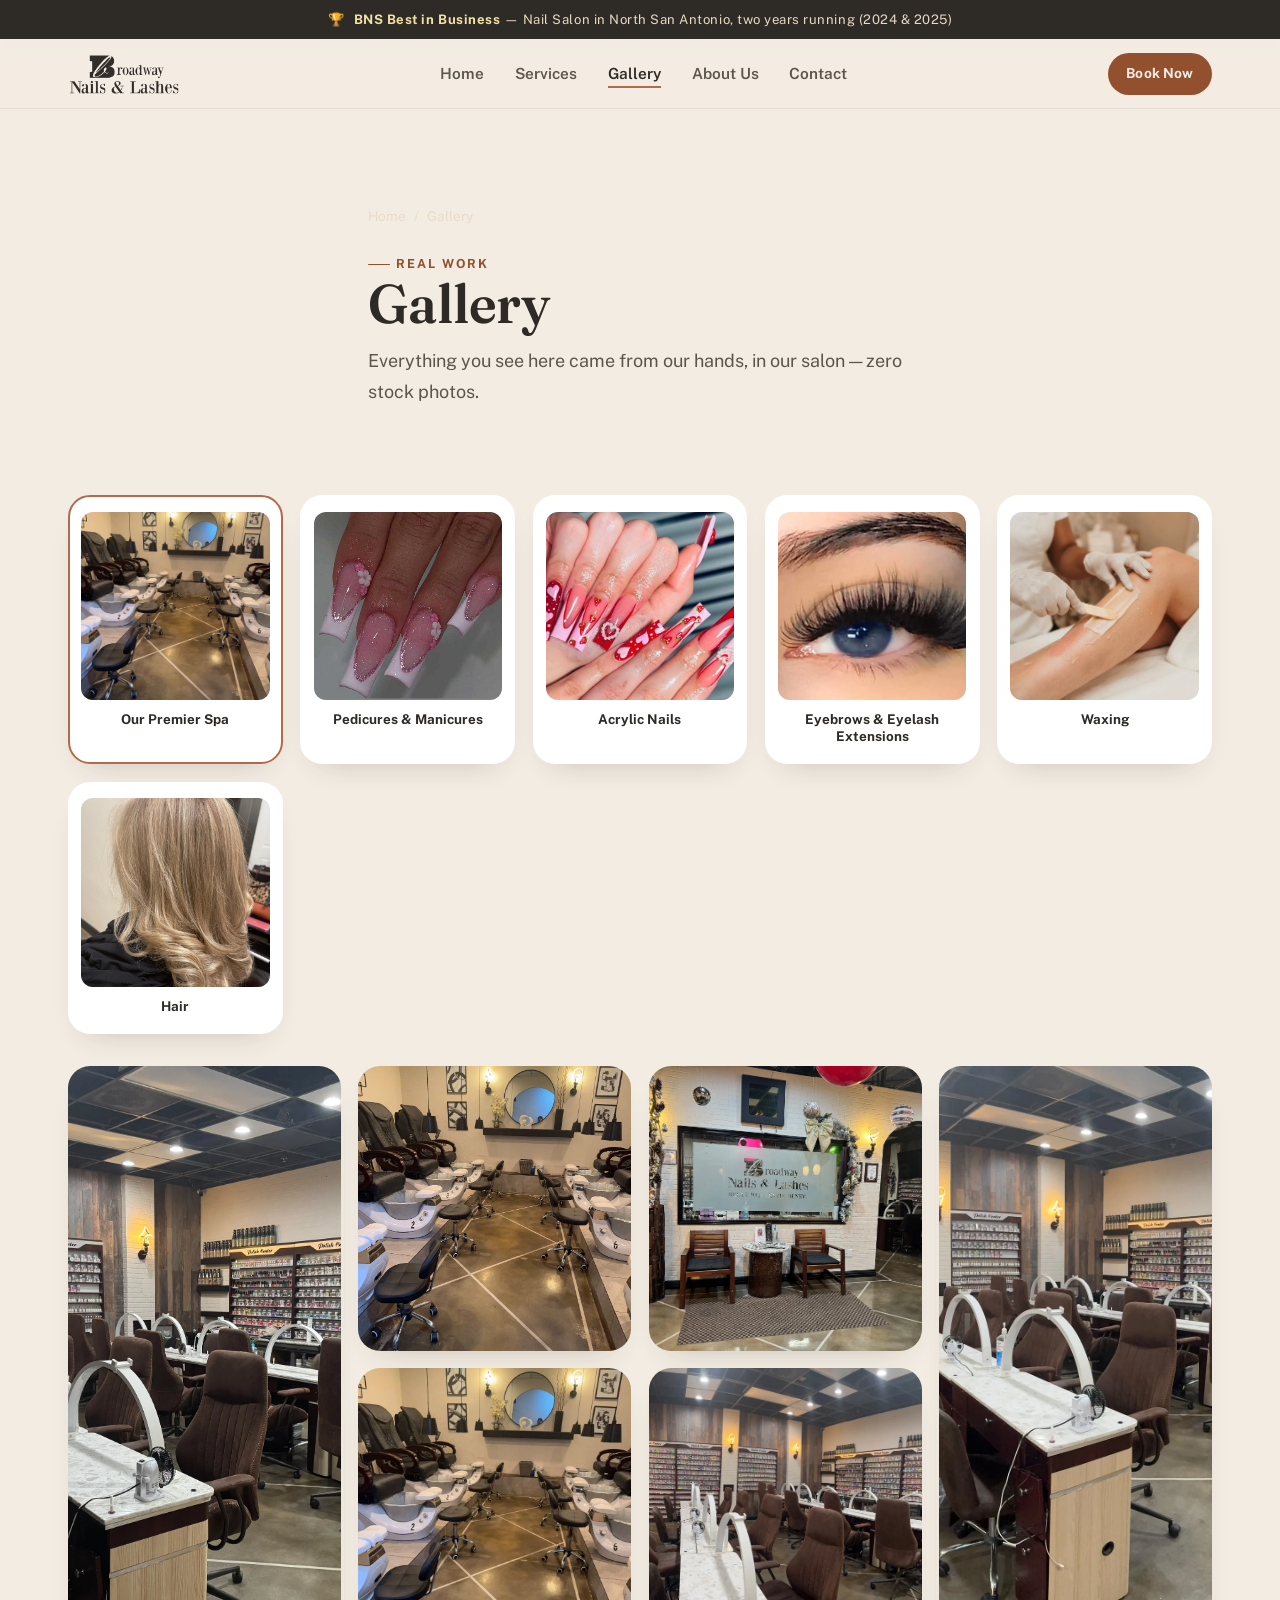
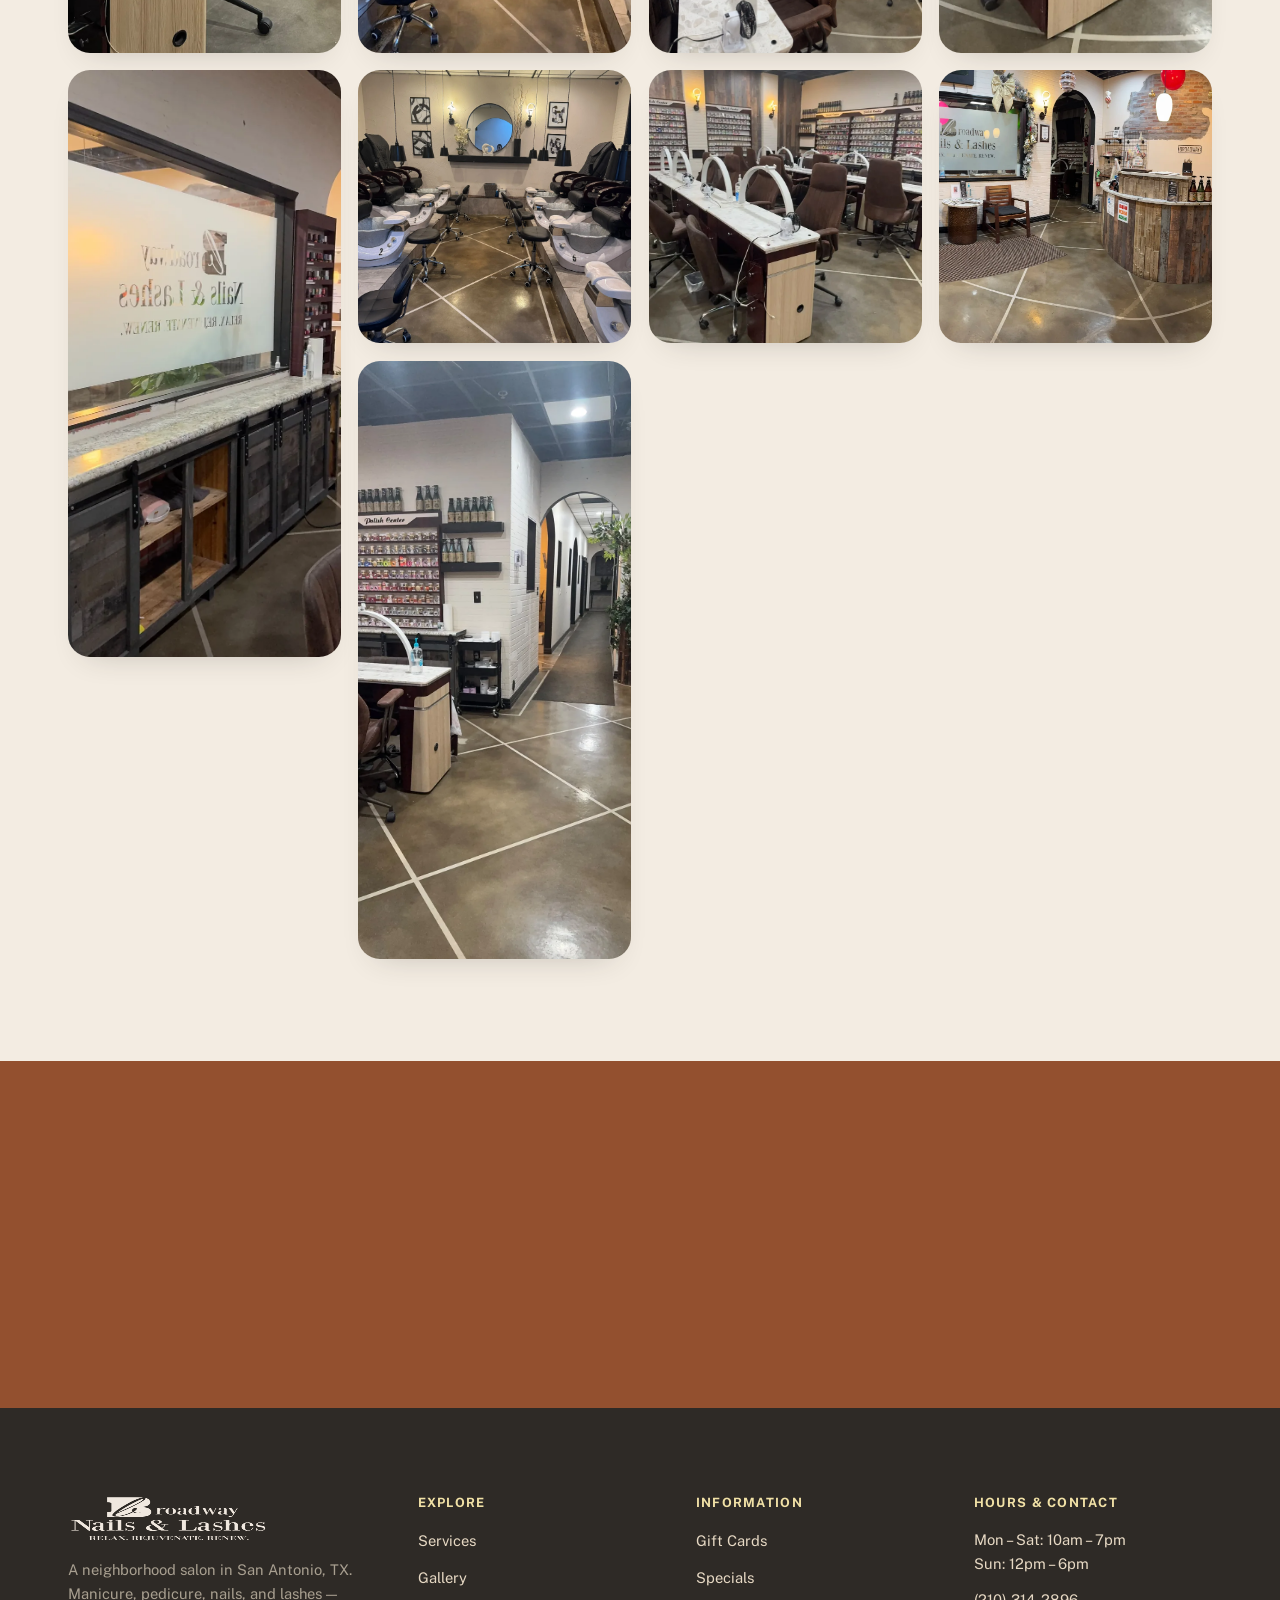
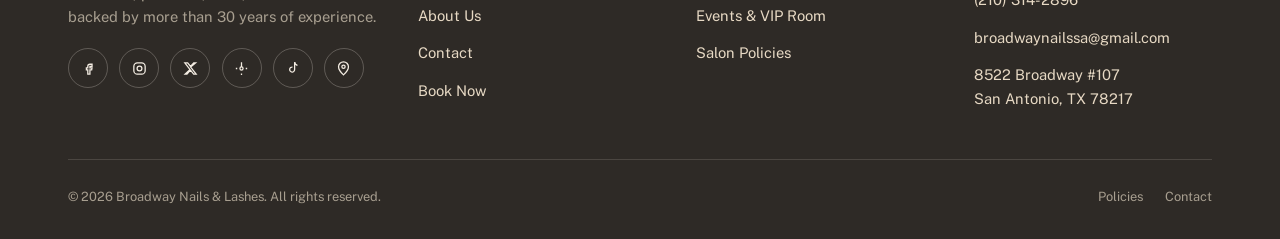
<file: galeria.html>
<!doctype html>
<html lang="en">
<head>
<meta charset="UTF-8">
<meta name="viewport" content="width=device-width, initial-scale=1">
<title>Gallery — Broadway Nails & Lashes</title>
<meta name="description" content="Real photos of manicures, pedicures, nail extensions, and lashes done at Broadway Nails & Lashes, San Antonio, TX.">
<link rel="icon" href="favicon.ico" sizes="any">
<link rel="apple-touch-icon" href="assets/img/apple-touch-icon.png">
<link rel="preconnect" href="https://fonts.googleapis.com">
<link rel="preconnect" href="https://fonts.gstatic.com" crossorigin>
<link rel="stylesheet" href="https://fonts.googleapis.com/css2?family=Fraunces:ital,wght@0,400;0,500;0,600;0,700;1,400;1,500;1,600&family=Public+Sans:wght@400;500;600;700&display=swap">
<link rel="stylesheet" href="styles.css?v=20260830a">
<link rel="canonical" href="https://broadwaynailsandlashes.com/galeria.html">
<meta name="keywords" content="nail art San Antonio, nail designs gallery, acrylic nail photos, lash extension photos San Antonio">
<meta name="robots" content="index, follow, max-image-preview:large">
<meta name="theme-color" content="#B4694A">
<meta name="author" content="Broadway Nails & Lashes">

<!-- Open Graph -->
<meta property="og:type" content="website">
<meta property="og:site_name" content="Broadway Nails &amp; Lashes">
<meta property="og:title" content="Gallery — Broadway Nails & Lashes">
<meta property="og:description" content="Real photos of manicures, pedicures, nail extensions, and lashes done at Broadway Nails & Lashes, San Antonio, TX.">
<meta property="og:url" content="https://broadwaynailsandlashes.com/galeria.html">
<meta property="og:image" content="https://broadwaynailsandlashes.com/assets/img/nailart-black-rose-stiletto.webp">
<meta property="og:image:width" content="1200">
<meta property="og:image:alt" content="Broadway Nails &amp; Lashes — San Antonio, TX">
<meta property="og:locale" content="en_US">

<!-- Twitter Card -->
<meta name="twitter:card" content="summary_large_image">
<meta name="twitter:title" content="Gallery — Broadway Nails & Lashes">
<meta name="twitter:description" content="Real photos of manicures, pedicures, nail extensions, and lashes done at Broadway Nails & Lashes, San Antonio, TX.">
<meta name="twitter:image" content="https://broadwaynailsandlashes.com/assets/img/nailart-black-rose-stiletto.webp">
<meta name="twitter:site" content="@broadwaynailssa">

<!-- Google Search Console verification — replace with your real code from search.google.com/search-console -->
<!-- <meta name="google-site-verification" content="REPLACE_WITH_YOUR_GSC_CODE"> -->

<!-- Google Analytics (GA4) — replace G-XXXXXXXXXX with your real Measurement ID -->
<!--
<script async src="https://www.googletagmanager.com/gtag/js?id=G-XXXXXXXXXX"></script>
<script>
  window.dataLayer = window.dataLayer || [];
  function gtag(){dataLayer.push(arguments);}
  gtag('js', new Date());
  gtag('config', 'G-XXXXXXXXXX');
</script>
-->

<script type="application/ld+json">
{
  "@context": "https://schema.org",
  "@type": "NailSalon",
  "@id": "https://broadwaynailsandlashes.com/#business",
  "name": "Broadway Nails & Lashes",
  "alternateName": "Broadway Nails and Lashes",
  "description": "Family-run nail salon in San Antonio, TX offering manicure, pedicure, nail extensions, lash & brow services, waxing, and hair styling. Founded by Linda, with more than 30 years of experience. Winner of BNS Best in Business \u2014 Nail Salon, North San Antonio, 2024 & 2025.",
  "image": [
    "https://broadwaynailsandlashes.com/assets/img/hero-salon-wide.webp",
    "https://broadwaynailsandlashes.com/assets/img/interior-salon-warm.webp"
  ],
  "logo": "https://broadwaynailsandlashes.com/assets/img/logo-full.webp",
  "url": "https://broadwaynailsandlashes.com/",
  "telephone": "+1-210-314-2896",
  "email": "broadwaynailssa@gmail.com",
  "priceRange": "$$",
  "currenciesAccepted": "USD",
  "paymentAccepted": "Cash, Credit Card, Debit Card",
  "address": {
    "@type": "PostalAddress",
    "streetAddress": "8522 Broadway #107",
    "addressLocality": "San Antonio",
    "addressRegion": "TX",
    "postalCode": "78217",
    "addressCountry": "US"
  },
  "geo": {
    "@type": "GeoCoordinates",
    "latitude": 29.5178,
    "longitude": -98.4624
  },
  "hasMap": "https://www.google.com/maps/place/Broadway+Nails+%26+Lashes/@29.5178036,-98.4625501,15z/data=!4m6!3m5!1s0x865cf52f52014299:0xa1b88b4aef656ddc!8m2!3d29.5178036!4d-98.4625501!16s%2Fg%2F11f765j8qv?entry=ttu",
  "openingHoursSpecification": [
    {
      "@type": "OpeningHoursSpecification",
      "dayOfWeek": ["Monday", "Tuesday", "Wednesday", "Thursday", "Friday", "Saturday"],
      "opens": "10:00",
      "closes": "19:00"
    },
    {
      "@type": "OpeningHoursSpecification",
      "dayOfWeek": ["Sunday"],
      "opens": "12:00",
      "closes": "18:00"
    }
  ],
  "sameAs": [
    "https://www.facebook.com/BroadwayNailsAndLashes/",
    "https://www.instagram.com/broadwaynailsandlashes/",
    "https://x.com/broadwaynailssa",
    "https://www.yelp.com/biz/broadway-nails-and-lashes-san-antonio-2",
    "https://www.tiktok.com/@broadway.nailslash"
  ],
  "award": "BNS Best in Business \u2014 Nail Salon, North San Antonio, Texas (2024 & 2025)",
  "founder": {
    "@type": "Person",
    "name": "Linda"
  },
  "areaServed": {
    "@type": "City",
    "name": "San Antonio"
  },
  "hasOfferCatalog": {
    "@type": "OfferCatalog",
    "name": "Services",
    "itemListElement": [
      { "@type": "Offer", "itemOffered": { "@type": "Service", "name": "Manicure" }, "priceRange": "$18\u2013$70" },
      { "@type": "Offer", "itemOffered": { "@type": "Service", "name": "Pedicure" }, "priceRange": "$30\u2013$120" },
      { "@type": "Offer", "itemOffered": { "@type": "Service", "name": "Nail Extensions (Acrylic, Dip, GelX, Builder Gel)" }, "priceRange": "$48\u2013$85" },
      { "@type": "Offer", "itemOffered": { "@type": "Service", "name": "Eyelash Extensions" }, "priceRange": "$65\u2013$160" },
      { "@type": "Offer", "itemOffered": { "@type": "Service", "name": "Brows & Waxing" }, "priceRange": "$8\u2013$110" },
      { "@type": "Offer", "itemOffered": { "@type": "Service", "name": "Hair Styling" }, "priceRange": "$40+" }
    ]
  }
}
</script>
<script type="application/ld+json">
{
  "@context": "https://schema.org",
  "@type": "BreadcrumbList",
  "itemListElement": [
    {
      "@type": "ListItem",
      "position": 1,
      "name": "Home",
      "item": "https://broadwaynailsandlashes.com/"
    },
    {
      "@type": "ListItem",
      "position": 2,
      "name": "Gallery",
      "item": "https://broadwaynailsandlashes.com/galeria.html"
    }
  ]
}
</script>
</head>
<body>
<a class="skip-link" href="#contenido">Skip to content</a>

<div class="award-strip">
  <div class="container">
    <span aria-hidden="true">🏆</span>
    <span><strong>BNS Best in Business</strong> — Nail Salon in North San Antonio, two years running (2024 &amp; 2025)</span>
  </div>
</div>

<header class="site-header">
  <div class="container header-inner">
    <a class="brand" href="index.html" aria-label="Broadway Nails & Lashes — home">
      <img src="assets/img/logo-header.webp" alt="Broadway Nails & Lashes" width="220" height="79">
    </a>
    <nav class="main-nav" aria-label="Main navigation">
      <ul>
        <li><a href="index.html">Home</a></li>
        <li><a href="servicios.html">Services</a></li>
        <li><a href="galeria.html" aria-current="page">Gallery</a></li>
        <li><a href="nosotros.html">About Us</a></li>
        <li><a href="contacto.html">Contact</a></li>
      </ul>
    </nav>
    <div class="header-cta">
      <a class="btn btn-primary btn-sm" href="https://www.fresha.com/a/broadway-nails-and-lashes-san-antonio-8522-broadway-qn6suuja/all-offer?menu=true&amp;pId=954452" target="_blank" rel="noopener">
        <span class="full">Book Now</span><span class="short">Book</span>
      </a>
      <button class="nav-toggle" aria-label="Open menu" aria-expanded="false">
        <svg viewBox="0 0 24 24" fill="none" stroke="currentColor" stroke-width="1.8"><path d="M3 6h18M3 12h18M3 18h18"/></svg>
      </button>
    </div>
  </div>
</header>

<div class="mobile-nav">
  <nav aria-label="Mobile navigation">
    <ul>
      <li><a href="index.html">Home</a></li>
      <li><a href="servicios.html">Services</a></li>
      <li><a href="galeria.html">Gallery</a></li>
      <li><a href="nosotros.html">About Us</a></li>
      <li><a href="contacto.html">Contact</a></li>
    </ul>
    <div class="header-cta">
      <a class="btn btn-primary" href="https://www.fresha.com/a/broadway-nails-and-lashes-san-antonio-8522-broadway-qn6suuja/all-offer?menu=true&amp;pId=954452" target="_blank" rel="noopener">Book Now</a>
    </div>
  </nav>
</div>

<main id="contenido">
  <section class="section" style="padding-top:clamp(3.5rem,8vw,6rem); padding-bottom:2rem;">
    <div class="container section-head reveal">
      <div class="breadcrumb"><a href="index.html">Home</a><span>/</span><span>Gallery</span></div>
      <span class="eyebrow">Real Work</span>
      <h1 class="h1" style="font-size:clamp(2.2rem,4.6vw,3.4rem);">Gallery</h1>
      <p class="body-l" style="margin-top:.8rem;">Everything you see here came from our hands, in our salon — zero stock photos.</p>
    </div>
  </section>

  <section class="section" style="padding-top:0; padding-bottom:2rem;">
    <div class="container">
      <div class="gallery-filter-menu reveal-stagger" role="tablist" aria-label="Filter gallery by category">
        <button type="button" class="gallery-filter" data-filter="spa" role="tab" aria-selected="true">
          <span class="gallery-filter__thumb"><img src="assets/img/interior-salon-warm.webp" alt="" loading="lazy"></span>
          <span class="gallery-filter__label">Our Premier Spa</span>
        </button>
        <button type="button" class="gallery-filter" data-filter="spa-menu" role="tab" aria-selected="false">
          <span class="gallery-filter__thumb"><img src="assets/img/nailart-pink-glitter-floral.webp" alt="" loading="lazy"></span>
          <span class="gallery-filter__label">Pedicures &amp; Manicures</span>
        </button>
        <button type="button" class="gallery-filter" data-filter="extensions" role="tab" aria-selected="false">
          <span class="gallery-filter__thumb"><img src="assets/img/nailart-red-heart-coffin.webp" alt="" loading="lazy"></span>
          <span class="gallery-filter__label">Acrylic Nails</span>
        </button>
        <button type="button" class="gallery-filter" data-filter="eyebrows-lash" role="tab" aria-selected="false">
          <span class="gallery-filter__thumb"><img src="assets/img/lash-closeup.webp" alt="" loading="lazy"></span>
          <span class="gallery-filter__label">Eyebrows &amp; Eyelash Extensions</span>
        </button>
        <button type="button" class="gallery-filter" data-filter="waxing" role="tab" aria-selected="false">
          <span class="gallery-filter__thumb"><img src="assets/img/waxing-treatment.webp" alt="" loading="lazy"></span>
          <span class="gallery-filter__label">Waxing</span>
        </button>
        <button type="button" class="gallery-filter" data-filter="hair" role="tab" aria-selected="false">
          <span class="gallery-filter__thumb"><img src="assets/img/hair-blonde-highlights.webp" alt="" loading="lazy"></span>
          <span class="gallery-filter__label">Hair</span>
        </button>
      </div>
    </div>
  </section>

  <section class="section" style="padding-top:0;" data-gallery-results>
    <div class="container">
      <div class="gallery-grid reveal-stagger" data-gallery-grid>
        <a class="tall" data-cat="spa" href="#"><img src="assets/img/hero-salon-wide.webp" alt="Manicure stations at Broadway Nails &amp; Lashes" loading="lazy"></a>
        <a data-cat="spa" href="#"><img src="assets/img/interior-salon-warm.webp" alt="Pedicure spa area at Broadway Nails &amp; Lashes" loading="lazy"></a>
        <a data-cat="spa" href="#"><img src="assets/img/reception-desk.webp" alt="Reception area at Broadway Nails &amp; Lashes" loading="lazy"></a>
        <a class="tall" data-cat="spa" href="#"><img src="assets/img/spa-station-panorama.webp" alt="Manicure stations, wide view" loading="lazy"></a>
        <a data-cat="spa" href="#"><img src="assets/img/pedicure-area.webp" alt="Spa pedicure chairs" loading="lazy"></a>
        <a data-cat="spa" href="#"><img src="assets/img/nail-station-hands.webp" alt="Manicure stations, detail view" loading="lazy"></a>
        <a class="tall" data-cat="spa" href="#"><img src="assets/img/spa-station-3.webp" alt="Manicure stations at Broadway Nails &amp; Lashes" loading="lazy"></a>
        <a data-cat="spa" href="#"><img src="assets/img/pedicure-area-2.webp" alt="Spa pedicure area" loading="lazy"></a>
        <a data-cat="spa" href="#"><img src="assets/img/nail-station-detail.webp" alt="Manicure station detail" loading="lazy"></a>
        <a data-cat="spa" href="#"><img src="assets/img/spa-reception-clean.webp" alt="Reception counter at Broadway Nails &amp; Lashes" loading="lazy"></a>
        <a class="tall" data-cat="spa" href="#"><img src="assets/img/nailart-black-white-stars.webp" alt="Hallway at Broadway Nails &amp; Lashes" loading="lazy"></a>

        <a class="tall" data-cat="spa-menu" href="#"><img src="assets/img/nailart-pink-glitter-floral.webp" alt="Pink manicure with 3D flowers and glitter" loading="lazy"></a>
        <a data-cat="spa-menu" href="#"><img src="assets/img/nailart-hotpink-daisy.webp" alt="Neon pink French tips with daisies" loading="lazy"></a>
        <a data-cat="spa-menu" href="#"><img src="assets/img/nailart-hotpink-daisy-2.webp" alt="Detail of pink French tips with flowers" loading="lazy"></a>
        <a data-cat="spa-menu" href="#"><img src="assets/img/nailart-cherry-dots.webp" alt="Cherry design with dots" loading="lazy"></a>
        <a class="tall" data-cat="spa-menu" href="#"><img src="assets/img/nailart-cherry-dots-2.webp" alt="Detail of cherry design" loading="lazy"></a>
        <a data-cat="spa-menu" href="#"><img src="assets/img/nailart-white-orchid.webp" alt="White manicure with orchid" loading="lazy"></a>
        <a data-cat="spa-menu" href="#"><img src="assets/img/nailart-classic-red.webp" alt="Classic red manicure" loading="lazy"></a>
        <a class="tall" data-cat="spa-menu" href="#"><img src="assets/img/nailart-cherry-floral-almond.webp" alt="Almond nails with cherry and floral pattern" loading="lazy"></a>

        <a class="tall" data-cat="extensions" href="#"><img src="assets/img/nailart-black-rose-stiletto.webp" alt="Black stiletto nails with hand-drawn rose" loading="lazy"></a>
        <a data-cat="extensions" href="#"><img src="assets/img/nailart-black-floral-almond.webp" alt="Almond nails with black floral design" loading="lazy"></a>
        <a data-cat="extensions" href="#"><img src="assets/img/nailart-pink-glitter-heart.webp" alt="Coffin nails with hearts and glitter" loading="lazy"></a>
        <a class="tall" data-cat="extensions" href="#"><img src="assets/img/nailart-red-heart-coffin.webp" alt="Long coffin nails with strawberries and hearts" loading="lazy"></a>
        <a data-cat="extensions" href="#"><img src="assets/img/nailart-pink-floral-pattern.webp" alt="Long pink and white checkerboard nails with hearts" loading="lazy"></a>
        <a data-cat="extensions" href="#"><img src="assets/img/nailart-black-stars-2.webp" alt="Almond nails with black star accents" loading="lazy"></a>
        <a class="tall" data-cat="extensions" href="#"><img src="assets/img/spa-pedicure-mirror.webp" alt="Long coffin nails with rhinestones and bows" loading="lazy"></a>
        <a data-cat="extensions" href="#"><img src="assets/img/nailart-acrylic-red-glossy.webp" alt="Glossy red gel polish on acrylic nails" loading="lazy"></a>
        <a class="tall" data-cat="extensions" href="#"><img src="assets/img/nailart-acrylic-burgundy-solid.webp" alt="Solid burgundy powder color acrylic nails" loading="lazy"></a>
        <a data-cat="extensions" href="#"><img src="assets/img/nailart-acrylic-pink-ombre-glitter.webp" alt="Pink and white ombre acrylic nails with glitter" loading="lazy"></a>
        <a data-cat="extensions" href="#"><img src="assets/img/nailart-acrylic-burgundy-ombre-glitter.webp" alt="Burgundy ombre acrylic nails with glitter" loading="lazy"></a>
        <a class="tall" data-cat="extensions" href="#"><img src="assets/img/nailart-acrylic-classic-french.webp" alt="Classic white French tip acrylic nails" loading="lazy"></a>
        <a data-cat="extensions" href="#"><img src="assets/img/nailart-acrylic-hotpink-french.webp" alt="Hot pink custom French tip coffin nails" loading="lazy"></a>
        <a data-cat="extensions" href="#"><img src="assets/img/nailart-acrylic-nude-glitter.webp" alt="Nude acrylic nails with silver glitter accents" loading="lazy"></a>
        <a data-cat="extensions" href="#"><img src="assets/img/nailart-acrylic-natural-french.webp" alt="Natural length classic French manicure" loading="lazy"></a>
        <a class="tall" data-cat="extensions" href="#"><img src="assets/img/nailart-acrylic-black-swirl-design.webp" alt="Custom hand-painted black swirl nail design" loading="lazy"></a>
        <a data-cat="extensions" href="#"><img src="assets/img/nailart-acrylic-holo-peacock.webp" alt="Holographic chrome accent nail" loading="lazy"></a>
        <a data-cat="extensions" href="#"><img src="assets/img/nailart-acrylic-glitter-ombre.webp" alt="Glitter ombre acrylic nails" loading="lazy"></a>
        <a class="tall" data-cat="extensions" href="#"><img src="assets/img/nailart-acrylic-rainbow-colors.webp" alt="Assorted color powder change on almond nails" loading="lazy"></a>
        <a data-cat="extensions" href="#"><img src="assets/img/nailart-acrylic-silver-glitter-lace.webp" alt="Silver glitter ombre with white lace nail design" loading="lazy"></a>
        <a class="tall" data-cat="extensions" href="#"><img src="assets/img/nailart-acrylic-rainbow-flame.webp" alt="Colorful flame nail art design" loading="lazy"></a>
        <a data-cat="extensions" href="#"><img src="assets/img/nailart-acrylic-halloween-spiderweb.webp" alt="Halloween spiderweb nail art design" loading="lazy"></a>

        <a class="tall" data-cat="eyebrows-lash" href="#"><img src="assets/img/lash-closeup.webp" alt="Volume lash extensions" loading="lazy"></a>
        <a data-cat="eyebrows-lash" href="#"><img src="assets/img/brow-lamination-before-after.webp" alt="Brow lamination, before and after" loading="lazy"></a>
        <a data-cat="eyebrows-lash" href="#"><img src="assets/img/brow-before-after-2.webp" alt="Brow, before and after" loading="lazy"></a>
        <a data-cat="eyebrows-lash" href="#"><img src="assets/img/brow-tinting-2.webp" alt="Brow tinting result" loading="lazy"></a>
        <a class="tall" data-cat="eyebrows-lash" href="#"><img src="assets/img/lash-classic-set.webp" alt="Classic eyelash extensions, natural look" loading="lazy"></a>
        <a data-cat="eyebrows-lash" href="#"><img src="assets/img/lash-hybrid-set.webp" alt="Hybrid eyelash extensions" loading="lazy"></a>
        <a data-cat="eyebrows-lash" href="#"><img src="assets/img/lash-volume-set.webp" alt="Volume eyelash extensions, fuller fans" loading="lazy"></a>
        <a class="tall" data-cat="eyebrows-lash" href="#"><img src="assets/img/lash-mega-set.webp" alt="Mega volume eyelash extensions, maximum drama" loading="lazy"></a>
        <a data-cat="eyebrows-lash" href="#"><img src="assets/img/brow-lash-tinting.webp" alt="Brow and lash tinting result" loading="lazy"></a>
        <a class="tall" data-cat="eyebrows-lash" href="#"><img src="assets/img/brow-tinting-shaping.webp" alt="Shaped and tinted eyebrow" loading="lazy"></a>
        <a data-cat="eyebrows-lash" href="#"><img src="assets/img/brow-lamination-tint-shape.webp" alt="Brow lamination, tint and shape, before and after" loading="lazy"></a>

        <a class="tall" data-cat="waxing" href="#"><img src="assets/img/waxing-treatment.webp" alt="Leg waxing treatment" loading="lazy"></a>
        <a data-cat="waxing" href="#"><img src="assets/img/waxing-eyebrows.webp" alt="Eyebrow waxing treatment" loading="lazy"></a>
        <a data-cat="waxing" href="#"><img src="assets/img/waxing-chin.webp" alt="Chin waxing treatment" loading="lazy"></a>
        <a class="tall" data-cat="waxing" href="#"><img src="assets/img/waxing-nose.webp" alt="Nose waxing treatment" loading="lazy"></a>
        <a data-cat="waxing" href="#"><img src="assets/img/waxing-full-face.webp" alt="Full face waxing treatment" loading="lazy"></a>
        <a data-cat="waxing" href="#"><img src="assets/img/waxing-under-arm.webp" alt="Underarm waxing treatment" loading="lazy"></a>
        <a class="tall" data-cat="waxing" href="#"><img src="assets/img/waxing-full-arm.webp" alt="Full arm waxing treatment" loading="lazy"></a>
        <a data-cat="waxing" href="#"><img src="assets/img/waxing-lip.webp" alt="Lip waxing treatment" loading="lazy"></a>
        <a class="tall" data-cat="waxing" href="#"><img src="assets/img/waxing-half-arm.webp" alt="Half arm waxing treatment" loading="lazy"></a>
        <a data-cat="waxing" href="#"><img src="assets/img/waxing-half-leg.webp" alt="Half leg waxing treatment" loading="lazy"></a>
        <a data-cat="waxing" href="#"><img src="assets/img/waxing-full-leg.webp" alt="Full leg waxing treatment" loading="lazy"></a>
        <a class="tall" data-cat="waxing" href="#"><img src="assets/img/waxing-full-back.webp" alt="Full back waxing treatment" loading="lazy"></a>
        <a data-cat="waxing" href="#"><img src="assets/img/waxing-chest.webp" alt="Chest waxing treatment" loading="lazy"></a>
        <a data-cat="waxing" href="#"><img src="assets/img/waxing-bikini.webp" alt="Bikini waxing treatment" loading="lazy"></a>
        <a class="tall" data-cat="waxing" href="#"><img src="assets/img/waxing-brazilian.webp" alt="Brazilian waxing treatment" loading="lazy"></a>

        <a class="tall" data-cat="hair" href="#"><img src="assets/img/hair-blonde-highlights.webp" alt="Blonde highlights hair styling" loading="lazy"></a>
        <a data-cat="hair" href="#"><img src="assets/img/hair-womens-bob-cut.webp" alt="Women's bob haircut" loading="lazy"></a>
        <a class="tall" data-cat="hair" href="#"><img src="assets/img/hair-wavy-blowout-style.webp" alt="Long wavy balayage blow out style" loading="lazy"></a>
        <a data-cat="hair" href="#"><img src="assets/img/hair-perm-curls-blonde.webp" alt="Voluminous perm curls on blonde hair" loading="lazy"></a>
      </div>
    </div>
  </section>

  <section class="section section--terracota cta-final">
    <div class="container reveal">
      <h2 class="h2">See something you like?</h2>
      <div class="cta-final__actions">
        <a class="btn" href="https://www.fresha.com/a/broadway-nails-and-lashes-san-antonio-8522-broadway-qn6suuja/all-offer?menu=true&amp;pId=954452" target="_blank" rel="noopener" style="background:var(--crema); color:var(--terracota-dark);">Book Now</a>
        <a class="btn btn-secondary btn-on-dark" href="servicios.html">See Pricing</a>
      </div>
    </div>
  </section>
</main>

<footer class="site-footer">
  <div class="container">
    <div class="footer-top">
      <div class="footer-brand">
        <img src="assets/img/logo-full-cream.webp" alt="Broadway Nails & Lashes" width="200" height="93">
        <p>A neighborhood salon in San Antonio, TX. Manicure, pedicure, nails, and lashes — backed by more than 30 years of experience.</p>
        <div class="social-row social-row--dark" style="margin-top:1.2rem;">
          <a href="https://www.facebook.com/BroadwayNailsAndLashes/" target="_blank" rel="noopener" aria-label="Facebook"><svg viewBox="0 0 24 24" fill="none" stroke="currentColor" stroke-width="1.8"><path d="M14 9h3V6h-3c-1.7 0-3 1.3-3 3v2H9v3h2v6h3v-6h2.5l.5-3H14V9z"/></svg></a>
          <a href="https://www.instagram.com/broadwaynailsandlashes/" target="_blank" rel="noopener" aria-label="Instagram"><svg viewBox="0 0 24 24" fill="none" stroke="currentColor" stroke-width="1.8"><rect x="4" y="4" width="16" height="16" rx="5"/><circle cx="12" cy="12" r="3.4"/></svg></a>
          <a href="https://x.com/broadwaynailssa" target="_blank" rel="noopener" aria-label="Twitter / X"><svg viewBox="0 0 24 24" fill="none" stroke="currentColor" stroke-width="1.8"><path d="M4 4l7.4 9.5L4.4 20H7l5-5.6L16.5 20H20l-7.8-10L19.2 4H16.6l-4.6 5.1L8 4H4z"/></svg></a>
          <a href="https://www.yelp.com/biz/broadway-nails-and-lashes-san-antonio-2" target="_blank" rel="noopener" aria-label="Yelp"><svg viewBox="0 0 24 24" fill="none" stroke="currentColor" stroke-width="1.8"><circle cx="12" cy="12" r="2.2"/><path d="M12 3v7M12 21v-2M6 12H4M20 12h-2"/></svg></a>
          <a href="https://www.tiktok.com/@broadway.nailslash" target="_blank" rel="noopener" aria-label="TikTok"><svg viewBox="0 0 24 24" fill="none" stroke="currentColor" stroke-width="1.8"><path d="M15 3v10.5a3.5 3.5 0 11-3-3.46"/><path d="M15 3c.3 2.4 2 4.2 4 4.5"/></svg></a>
          <a href="https://www.google.com/maps/place/Broadway+Nails+%26+Lashes/@29.5178036,-98.4625501,15z/data=!4m6!3m5!1s0x865cf52f52014299:0xa1b88b4aef656ddc!8m2!3d29.5178036!4d-98.4625501!16s%2Fg%2F11f765j8qv?entry=ttu" target="_blank" rel="noopener" aria-label="Google Maps"><svg viewBox="0 0 24 24" fill="none" stroke="currentColor" stroke-width="1.8"><path d="M12 21s7-6.3 7-11.5A7 7 0 105 9.5C5 14.7 12 21 12 21z"/><circle cx="12" cy="9.5" r="2.3"/></svg></a>
        </div>
      </div>
      <div class="footer-col">
        <h4>Explore</h4>
        <ul>
          <li><a href="servicios.html">Services</a></li>
          <li><a href="galeria.html">Gallery</a></li>
          <li><a href="nosotros.html">About Us</a></li>
          <li><a href="contacto.html">Contact</a></li>
          <li><a href="https://www.fresha.com/a/broadway-nails-and-lashes-san-antonio-8522-broadway-qn6suuja/all-offer?menu=true&amp;pId=954452" target="_blank" rel="noopener">Book Now</a></li>
        </ul>
      </div>
      <div class="footer-col">
        <h4>Information</h4>
        <ul>
          <li><a href="gift-card.html">Gift Cards</a></li>
          <li><a href="specials.html">Specials</a></li>
          <li><a href="events.html">Events &amp; VIP Room</a></li>
          <li><a href="policies.html">Salon Policies</a></li>
        </ul>
      </div>
      <div class="footer-col">
        <h4>Hours &amp; Contact</h4>
        <ul>
          <li><p>Mon – Sat: 10am – 7pm<br>Sun: 12pm – 6pm</p></li>
          <li><a href="tel:+12103142896">(210) 314-2896</a></li>
          <li><a href="mailto:broadwaynailssa@gmail.com">broadwaynailssa@gmail.com</a></li>
          <li><p>8522 Broadway #107<br>San Antonio, TX 78217</p></li>
        </ul>
      </div>
    </div>
    <div class="footer-bottom">
      <p>© 2026 Broadway Nails &amp; Lashes. All rights reserved.</p>
      <div class="footer-bottom-links">
        <a href="policies.html">Policies</a>
        <a href="contacto.html">Contact</a>
      </div>
    </div>
  </div>
</footer>

<script defer src="lib/manifest.js"></script>
<script defer src="main.js?v=20260830a"></script>
</body>
</html>
</file>
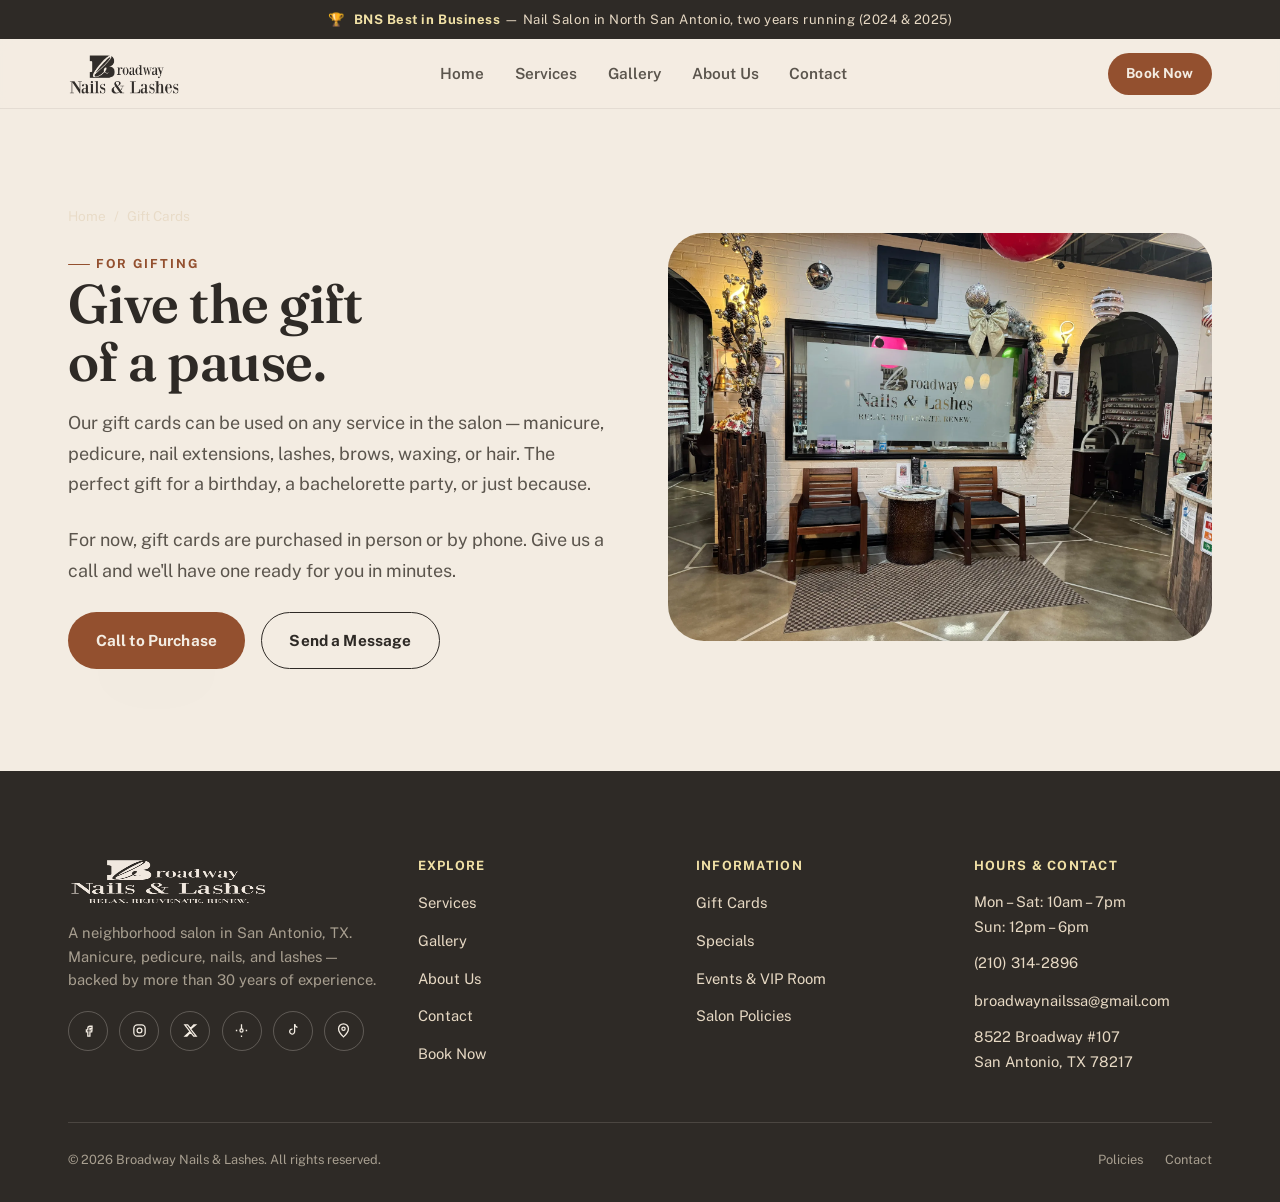
<file: gift-card.html>
<!doctype html>
<html lang="en">
<head>
<meta charset="UTF-8">
<meta name="viewport" content="width=device-width, initial-scale=1">
<title>Gift Cards — Broadway Nails & Lashes</title>
<meta name="description" content="Give the gift of a pause. Gift cards from Broadway Nails & Lashes, San Antonio, TX.">
<link rel="icon" href="favicon.ico" sizes="any">
<link rel="apple-touch-icon" href="assets/img/apple-touch-icon.png">
<link rel="preconnect" href="https://fonts.googleapis.com">
<link rel="preconnect" href="https://fonts.gstatic.com" crossorigin>
<link rel="stylesheet" href="https://fonts.googleapis.com/css2?family=Fraunces:ital,wght@0,400;0,500;0,600;0,700;1,400;1,500;1,600&family=Public+Sans:wght@400;500;600;700&display=swap">
<link rel="stylesheet" href="styles.css?v=20260830a">
<link rel="canonical" href="https://broadwaynailsandlashes.com/gift-card.html">
<meta name="keywords" content="nail salon gift card San Antonio, spa gift card San Antonio">
<meta name="robots" content="index, follow, max-image-preview:large">
<meta name="theme-color" content="#B4694A">
<meta name="author" content="Broadway Nails & Lashes">

<!-- Open Graph -->
<meta property="og:type" content="website">
<meta property="og:site_name" content="Broadway Nails &amp; Lashes">
<meta property="og:title" content="Gift Cards — Broadway Nails & Lashes">
<meta property="og:description" content="Give the gift of a pause. Gift cards from Broadway Nails & Lashes, San Antonio, TX.">
<meta property="og:url" content="https://broadwaynailsandlashes.com/gift-card.html">
<meta property="og:image" content="https://broadwaynailsandlashes.com/assets/img/reception-desk.webp">
<meta property="og:image:width" content="1200">
<meta property="og:image:alt" content="Broadway Nails &amp; Lashes — San Antonio, TX">
<meta property="og:locale" content="en_US">

<!-- Twitter Card -->
<meta name="twitter:card" content="summary_large_image">
<meta name="twitter:title" content="Gift Cards — Broadway Nails & Lashes">
<meta name="twitter:description" content="Give the gift of a pause. Gift cards from Broadway Nails & Lashes, San Antonio, TX.">
<meta name="twitter:image" content="https://broadwaynailsandlashes.com/assets/img/reception-desk.webp">
<meta name="twitter:site" content="@broadwaynailssa">

<!-- Google Search Console verification — replace with your real code from search.google.com/search-console -->
<!-- <meta name="google-site-verification" content="REPLACE_WITH_YOUR_GSC_CODE"> -->

<!-- Google Analytics (GA4) — replace G-XXXXXXXXXX with your real Measurement ID -->
<!--
<script async src="https://www.googletagmanager.com/gtag/js?id=G-XXXXXXXXXX"></script>
<script>
  window.dataLayer = window.dataLayer || [];
  function gtag(){dataLayer.push(arguments);}
  gtag('js', new Date());
  gtag('config', 'G-XXXXXXXXXX');
</script>
-->

<script type="application/ld+json">
{
  "@context": "https://schema.org",
  "@type": "NailSalon",
  "@id": "https://broadwaynailsandlashes.com/#business",
  "name": "Broadway Nails & Lashes",
  "alternateName": "Broadway Nails and Lashes",
  "description": "Family-run nail salon in San Antonio, TX offering manicure, pedicure, nail extensions, lash & brow services, waxing, and hair styling. Founded by Linda, with more than 30 years of experience. Winner of BNS Best in Business \u2014 Nail Salon, North San Antonio, 2024 & 2025.",
  "image": [
    "https://broadwaynailsandlashes.com/assets/img/hero-salon-wide.webp",
    "https://broadwaynailsandlashes.com/assets/img/interior-salon-warm.webp"
  ],
  "logo": "https://broadwaynailsandlashes.com/assets/img/logo-full.webp",
  "url": "https://broadwaynailsandlashes.com/",
  "telephone": "+1-210-314-2896",
  "email": "broadwaynailssa@gmail.com",
  "priceRange": "$$",
  "currenciesAccepted": "USD",
  "paymentAccepted": "Cash, Credit Card, Debit Card",
  "address": {
    "@type": "PostalAddress",
    "streetAddress": "8522 Broadway #107",
    "addressLocality": "San Antonio",
    "addressRegion": "TX",
    "postalCode": "78217",
    "addressCountry": "US"
  },
  "geo": {
    "@type": "GeoCoordinates",
    "latitude": 29.5178,
    "longitude": -98.4624
  },
  "hasMap": "https://www.google.com/maps/place/Broadway+Nails+%26+Lashes/@29.5178036,-98.4625501,15z/data=!4m6!3m5!1s0x865cf52f52014299:0xa1b88b4aef656ddc!8m2!3d29.5178036!4d-98.4625501!16s%2Fg%2F11f765j8qv?entry=ttu",
  "openingHoursSpecification": [
    {
      "@type": "OpeningHoursSpecification",
      "dayOfWeek": ["Monday", "Tuesday", "Wednesday", "Thursday", "Friday", "Saturday"],
      "opens": "10:00",
      "closes": "19:00"
    },
    {
      "@type": "OpeningHoursSpecification",
      "dayOfWeek": ["Sunday"],
      "opens": "12:00",
      "closes": "18:00"
    }
  ],
  "sameAs": [
    "https://www.facebook.com/BroadwayNailsAndLashes/",
    "https://www.instagram.com/broadwaynailsandlashes/",
    "https://x.com/broadwaynailssa",
    "https://www.yelp.com/biz/broadway-nails-and-lashes-san-antonio-2",
    "https://www.tiktok.com/@broadway.nailslash"
  ],
  "award": "BNS Best in Business \u2014 Nail Salon, North San Antonio, Texas (2024 & 2025)",
  "founder": {
    "@type": "Person",
    "name": "Linda"
  },
  "areaServed": {
    "@type": "City",
    "name": "San Antonio"
  },
  "hasOfferCatalog": {
    "@type": "OfferCatalog",
    "name": "Services",
    "itemListElement": [
      { "@type": "Offer", "itemOffered": { "@type": "Service", "name": "Manicure" }, "priceRange": "$18\u2013$70" },
      { "@type": "Offer", "itemOffered": { "@type": "Service", "name": "Pedicure" }, "priceRange": "$30\u2013$120" },
      { "@type": "Offer", "itemOffered": { "@type": "Service", "name": "Nail Extensions (Acrylic, Dip, GelX, Builder Gel)" }, "priceRange": "$48\u2013$85" },
      { "@type": "Offer", "itemOffered": { "@type": "Service", "name": "Eyelash Extensions" }, "priceRange": "$65\u2013$160" },
      { "@type": "Offer", "itemOffered": { "@type": "Service", "name": "Brows & Waxing" }, "priceRange": "$8\u2013$110" },
      { "@type": "Offer", "itemOffered": { "@type": "Service", "name": "Hair Styling" }, "priceRange": "$40+" }
    ]
  }
}
</script>
<script type="application/ld+json">
{
  "@context": "https://schema.org",
  "@type": "BreadcrumbList",
  "itemListElement": [
    {
      "@type": "ListItem",
      "position": 1,
      "name": "Home",
      "item": "https://broadwaynailsandlashes.com/"
    },
    {
      "@type": "ListItem",
      "position": 2,
      "name": "Gift Cards",
      "item": "https://broadwaynailsandlashes.com/gift-card.html"
    }
  ]
}
</script>
</head>
<body>
<a class="skip-link" href="#contenido">Skip to content</a>
<div class="award-strip"><div class="container"><span aria-hidden="true">🏆</span><span><strong>BNS Best in Business</strong> — Nail Salon in North San Antonio, two years running (2024 &amp; 2025)</span></div></div>
<header class="site-header">
  <div class="container header-inner">
    <a class="brand" href="index.html" aria-label="Broadway Nails & Lashes — home"><img src="assets/img/logo-header.webp" alt="Broadway Nails & Lashes" width="220" height="79"></a>
    <nav class="main-nav" aria-label="Main navigation">
      <ul>
        <li><a href="index.html">Home</a></li>
        <li><a href="servicios.html">Services</a></li>
        <li><a href="galeria.html">Gallery</a></li>
        <li><a href="nosotros.html">About Us</a></li>
        <li><a href="contacto.html">Contact</a></li>
      </ul>
    </nav>
    <div class="header-cta">
      <a class="btn btn-primary btn-sm" href="https://www.fresha.com/a/broadway-nails-and-lashes-san-antonio-8522-broadway-qn6suuja/all-offer?menu=true&amp;pId=954452" target="_blank" rel="noopener"><span class="full">Book Now</span><span class="short">Book</span></a>
      <button class="nav-toggle" aria-label="Open menu" aria-expanded="false"><svg viewBox="0 0 24 24" fill="none" stroke="currentColor" stroke-width="1.8"><path d="M3 6h18M3 12h18M3 18h18"/></svg></button>
    </div>
  </div>
</header>
<div class="mobile-nav">
  <nav aria-label="Mobile navigation">
    <ul><li><a href="index.html">Home</a></li><li><a href="servicios.html">Services</a></li><li><a href="galeria.html">Gallery</a></li><li><a href="nosotros.html">About Us</a></li><li><a href="contacto.html">Contact</a></li></ul>
    <div class="header-cta"><a class="btn btn-primary" href="https://www.fresha.com/a/broadway-nails-and-lashes-san-antonio-8522-broadway-qn6suuja/all-offer?menu=true&amp;pId=954452" target="_blank" rel="noopener">Book Now</a></div>
  </nav>
</div>

<main id="contenido">
  <section class="section" style="padding-top:clamp(3.5rem,8vw,6rem);">
    <div class="container">
      <div class="split-block reveal">
        <div>
          <div class="breadcrumb"><a href="index.html">Home</a><span>/</span><span>Gift Cards</span></div>
          <span class="eyebrow">For Gifting</span>
          <h1 class="h1" style="font-size:clamp(2.2rem,4.6vw,3.4rem);">Give the gift of a pause.</h1>
          <p class="body-l" style="margin:1rem 0 1.6rem;">Our gift cards can be used on any service in the salon — manicure, pedicure, nail extensions, lashes, brows, waxing, or hair. The perfect gift for a birthday, a bachelorette party, or just because.</p>
          <p class="body-l" style="margin-bottom:1.6rem;">For now, gift cards are purchased in person or by phone. Give us a call and we'll have one ready for you in minutes.</p>
          <div style="display:flex; gap:1rem; flex-wrap:wrap;">
            <a class="btn btn-primary" href="tel:+12103142896">Call to Purchase</a>
            <a class="btn btn-secondary" href="contacto.html">Send a Message</a>
          </div>
        </div>
        <div class="split-block__media">
          <img src="assets/img/reception-desk.webp" alt="Reception area at Broadway Nails &amp; Lashes" loading="lazy" decoding="async">
        </div>
      </div>
    </div>
  </section>
</main>

<footer class="site-footer">
  <div class="container">
    <div class="footer-top">
      <div class="footer-brand">
        <img src="assets/img/logo-full-cream.webp" alt="Broadway Nails & Lashes" width="200" height="93">
        <p>A neighborhood salon in San Antonio, TX. Manicure, pedicure, nails, and lashes — backed by more than 30 years of experience.</p>
        <div class="social-row social-row--dark" style="margin-top:1.2rem;">
          <a href="https://www.facebook.com/BroadwayNailsAndLashes/" target="_blank" rel="noopener" aria-label="Facebook"><svg viewBox="0 0 24 24" fill="none" stroke="currentColor" stroke-width="1.8"><path d="M14 9h3V6h-3c-1.7 0-3 1.3-3 3v2H9v3h2v6h3v-6h2.5l.5-3H14V9z"/></svg></a>
          <a href="https://www.instagram.com/broadwaynailsandlashes/" target="_blank" rel="noopener" aria-label="Instagram"><svg viewBox="0 0 24 24" fill="none" stroke="currentColor" stroke-width="1.8"><rect x="4" y="4" width="16" height="16" rx="5"/><circle cx="12" cy="12" r="3.4"/></svg></a>
          <a href="https://x.com/broadwaynailssa" target="_blank" rel="noopener" aria-label="Twitter / X"><svg viewBox="0 0 24 24" fill="none" stroke="currentColor" stroke-width="1.8"><path d="M4 4l7.4 9.5L4.4 20H7l5-5.6L16.5 20H20l-7.8-10L19.2 4H16.6l-4.6 5.1L8 4H4z"/></svg></a>
          <a href="https://www.yelp.com/biz/broadway-nails-and-lashes-san-antonio-2" target="_blank" rel="noopener" aria-label="Yelp"><svg viewBox="0 0 24 24" fill="none" stroke="currentColor" stroke-width="1.8"><circle cx="12" cy="12" r="2.2"/><path d="M12 3v7M12 21v-2M6 12H4M20 12h-2"/></svg></a>
          <a href="https://www.tiktok.com/@broadway.nailslash" target="_blank" rel="noopener" aria-label="TikTok"><svg viewBox="0 0 24 24" fill="none" stroke="currentColor" stroke-width="1.8"><path d="M15 3v10.5a3.5 3.5 0 11-3-3.46"/><path d="M15 3c.3 2.4 2 4.2 4 4.5"/></svg></a>
          <a href="https://www.google.com/maps/place/Broadway+Nails+%26+Lashes/@29.5178036,-98.4625501,15z/data=!4m6!3m5!1s0x865cf52f52014299:0xa1b88b4aef656ddc!8m2!3d29.5178036!4d-98.4625501!16s%2Fg%2F11f765j8qv?entry=ttu" target="_blank" rel="noopener" aria-label="Google Maps"><svg viewBox="0 0 24 24" fill="none" stroke="currentColor" stroke-width="1.8"><path d="M12 21s7-6.3 7-11.5A7 7 0 105 9.5C5 14.7 12 21 12 21z"/><circle cx="12" cy="9.5" r="2.3"/></svg></a>
        </div>
      </div>
      <div class="footer-col"><h4>Explore</h4><ul><li><a href="servicios.html">Services</a></li><li><a href="galeria.html">Gallery</a></li><li><a href="nosotros.html">About Us</a></li><li><a href="contacto.html">Contact</a></li><li><a href="https://www.fresha.com/a/broadway-nails-and-lashes-san-antonio-8522-broadway-qn6suuja/all-offer?menu=true&amp;pId=954452" target="_blank" rel="noopener">Book Now</a></li></ul></div>
      <div class="footer-col"><h4>Information</h4><ul><li><a href="gift-card.html">Gift Cards</a></li><li><a href="specials.html">Specials</a></li><li><a href="events.html">Events &amp; VIP Room</a></li><li><a href="policies.html">Salon Policies</a></li></ul></div>
      <div class="footer-col"><h4>Hours &amp; Contact</h4><ul><li><p>Mon – Sat: 10am – 7pm<br>Sun: 12pm – 6pm</p></li><li><a href="tel:+12103142896">(210) 314-2896</a></li><li><a href="mailto:broadwaynailssa@gmail.com">broadwaynailssa@gmail.com</a></li><li><p>8522 Broadway #107<br>San Antonio, TX 78217</p></li></ul></div>
    </div>
    <div class="footer-bottom"><p>© 2026 Broadway Nails &amp; Lashes. All rights reserved.</p><div class="footer-bottom-links"><a href="policies.html">Policies</a><a href="contacto.html">Contact</a></div></div>
  </div>
</footer>
<script defer src="lib/manifest.js"></script>
<script defer src="main.js?v=20260830a"></script>
</body>
</html>
</file>
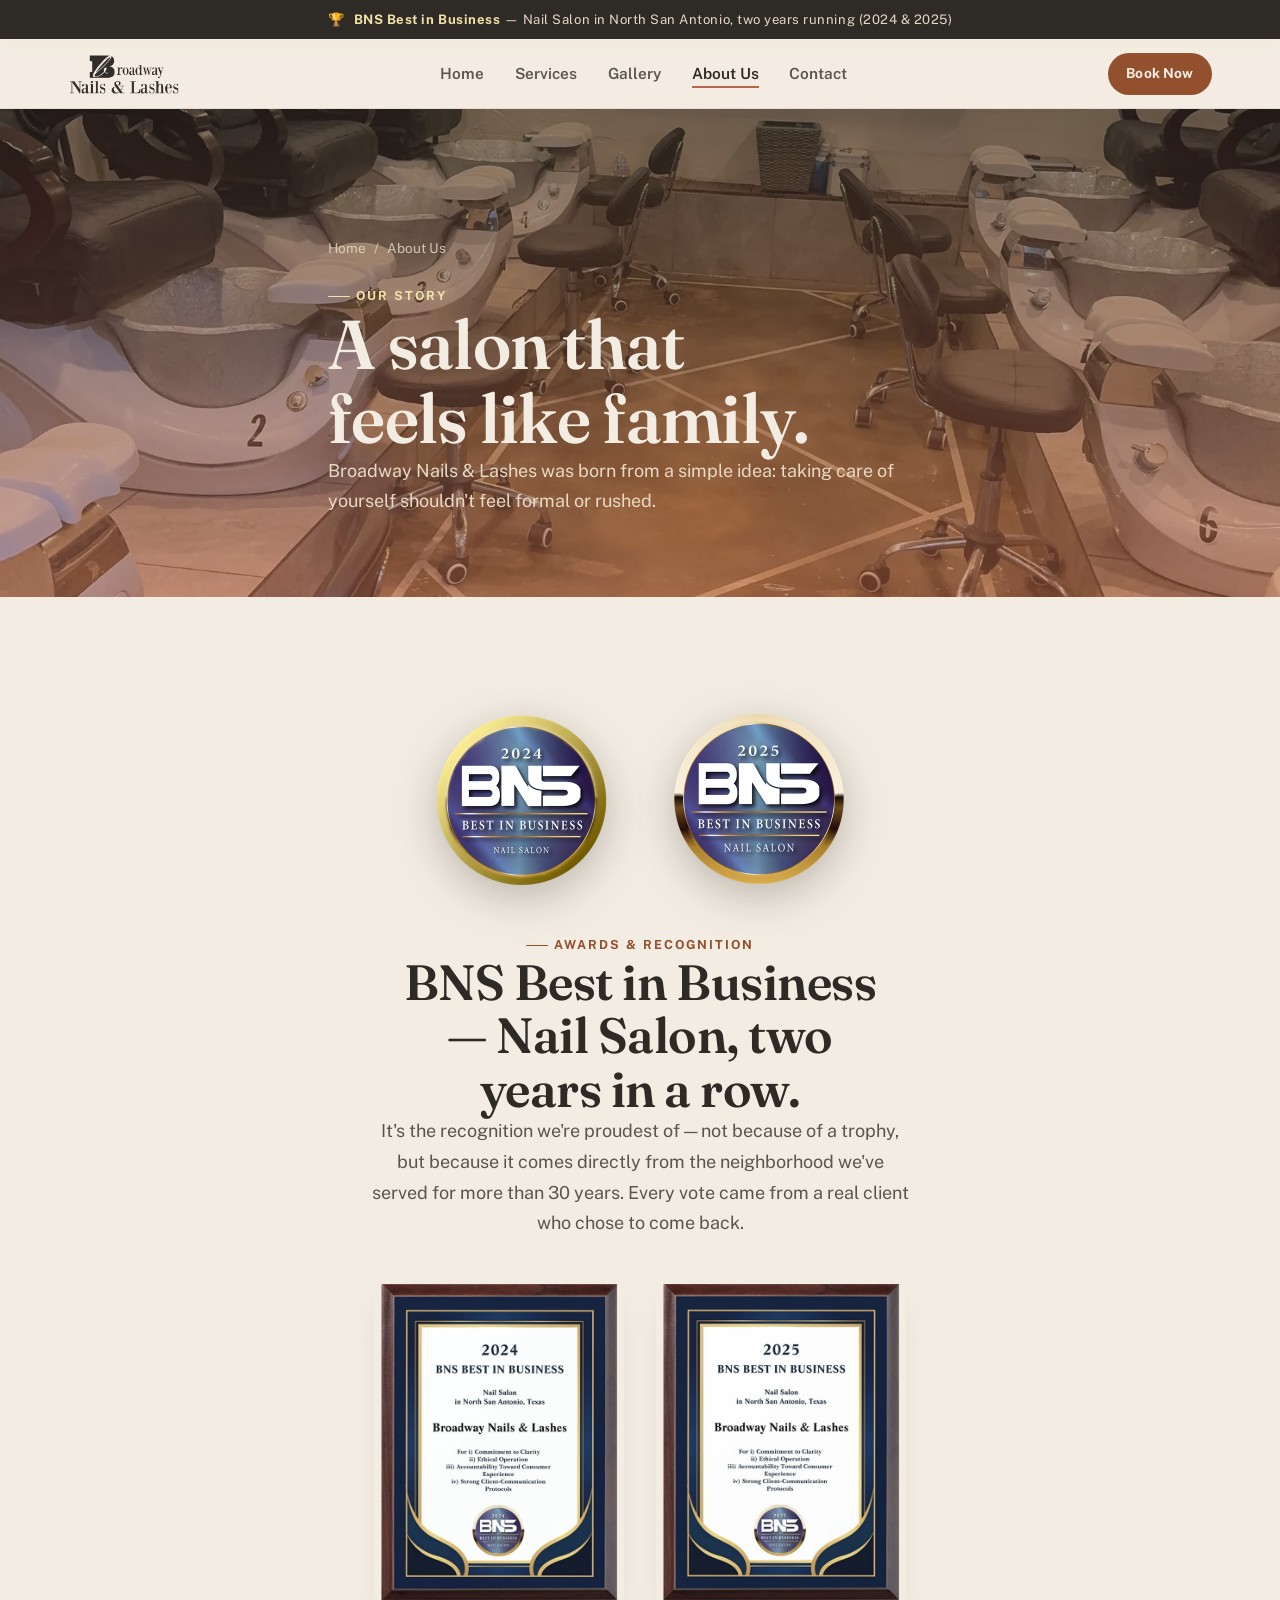
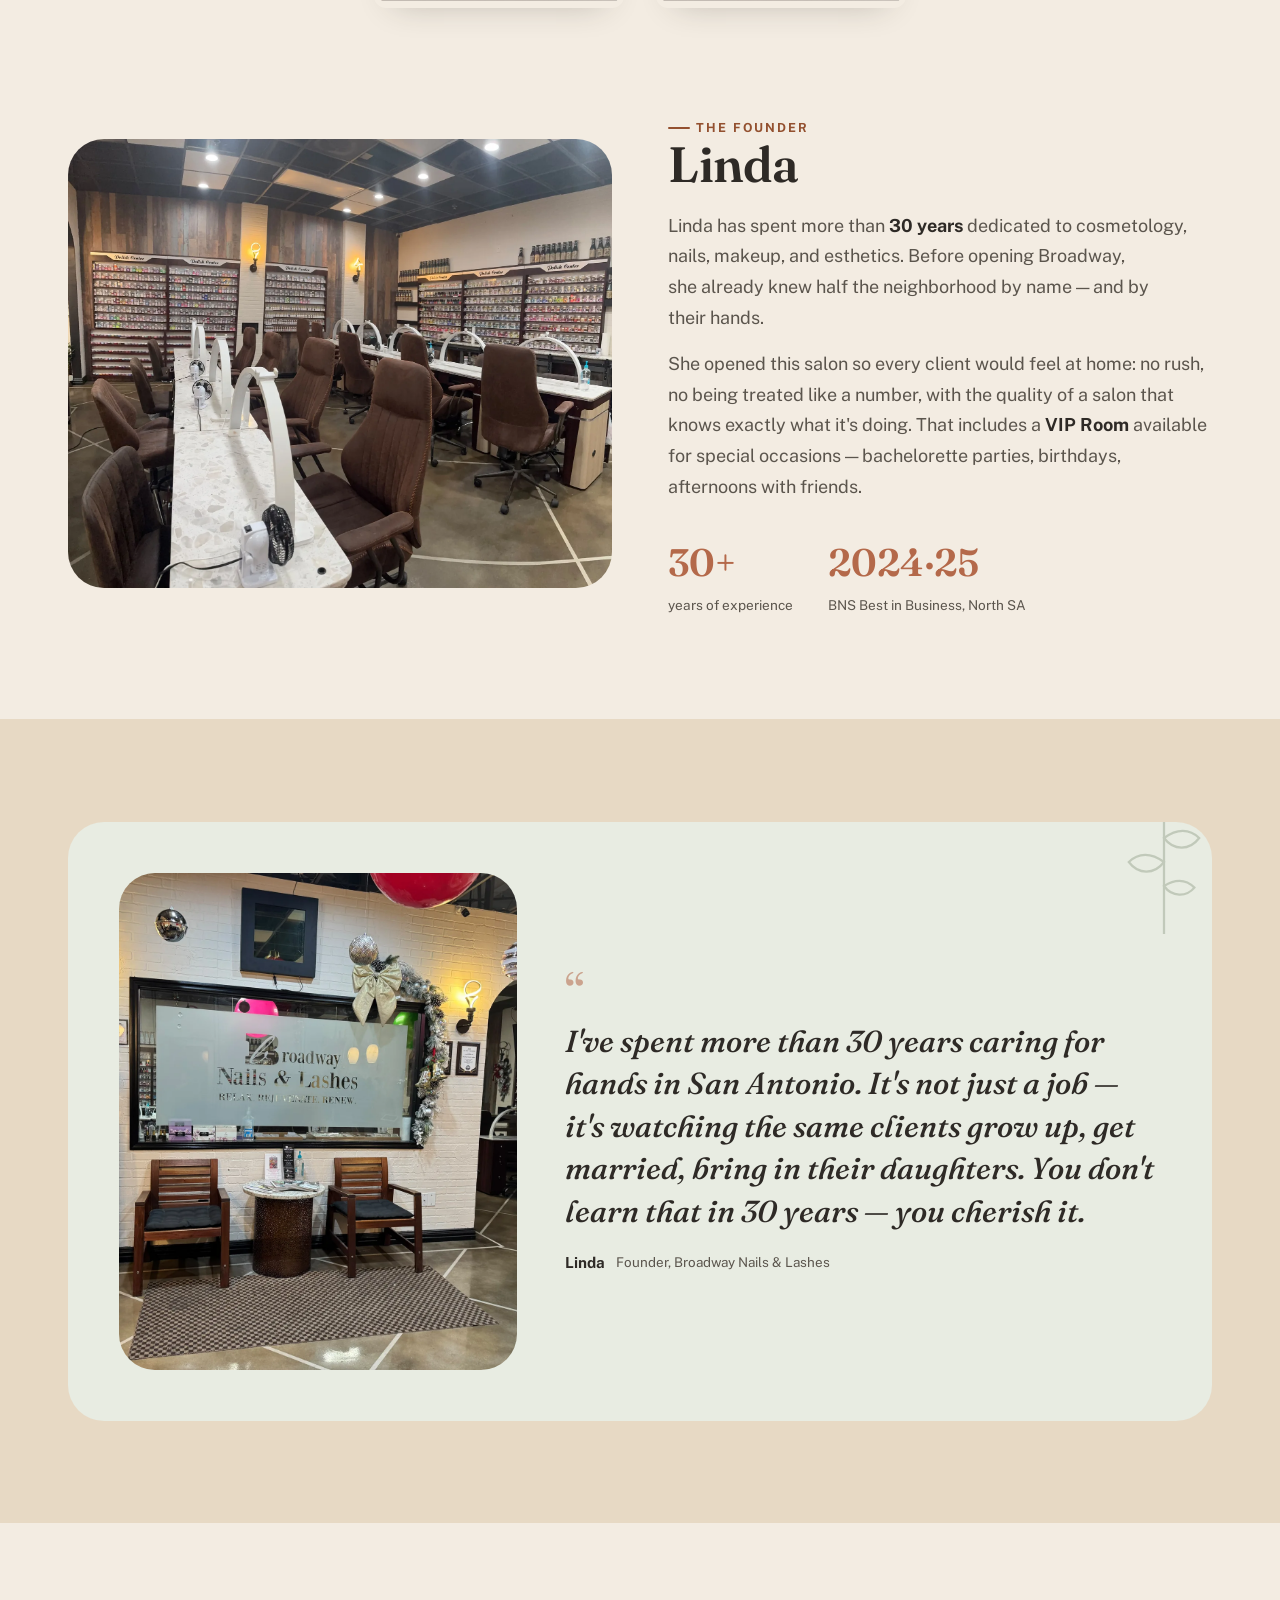
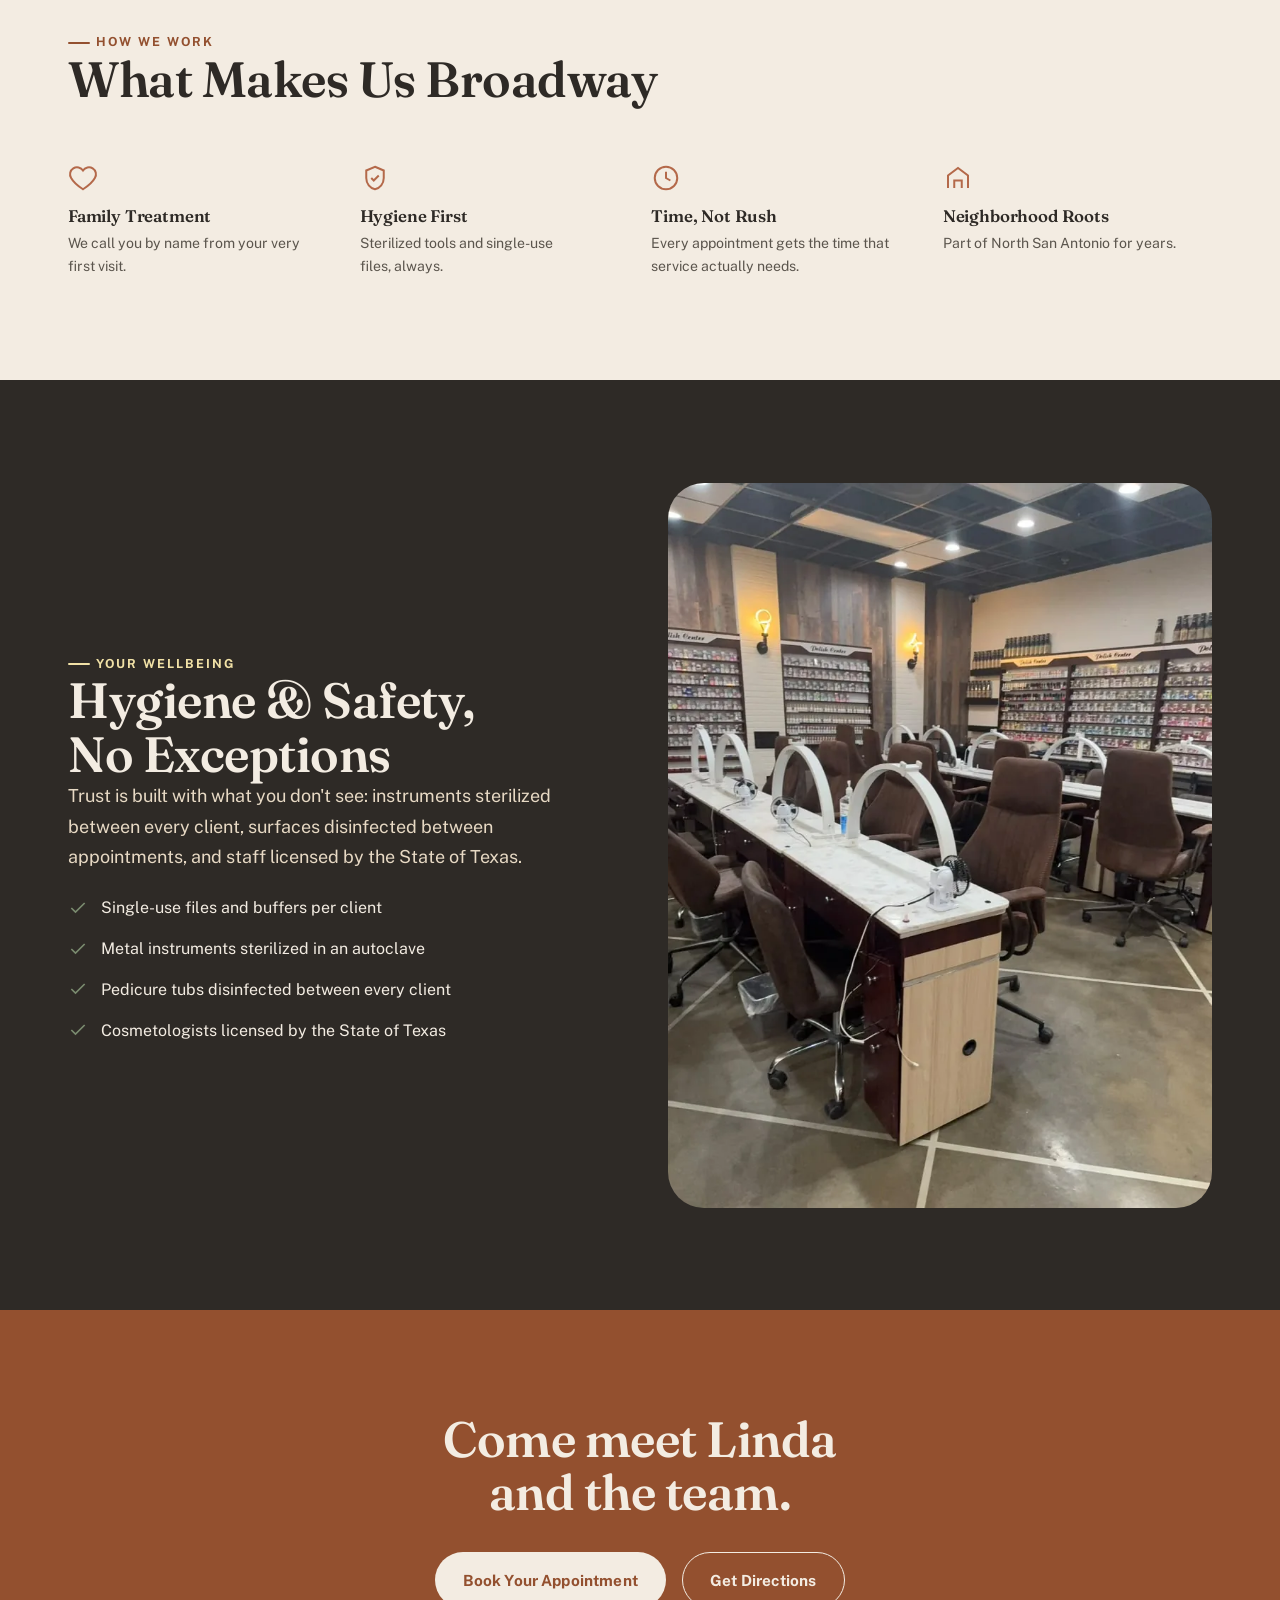
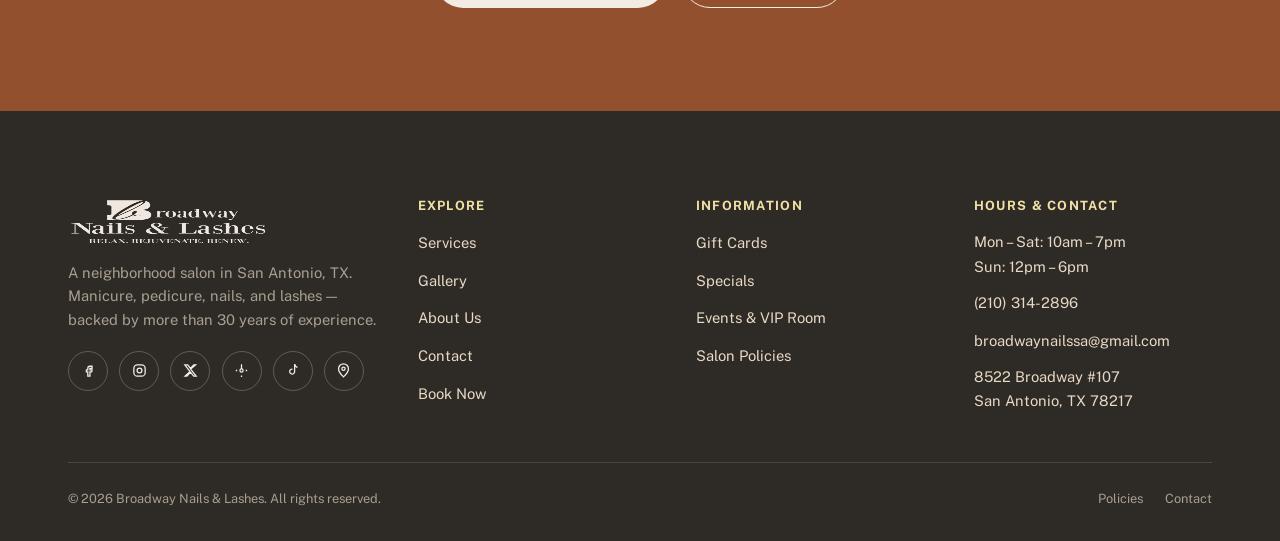
<file: nosotros.html>
<!doctype html>
<html lang="en">
<head>
<meta charset="UTF-8">
<meta name="viewport" content="width=device-width, initial-scale=1">
<title>About Us — Broadway Nails & Lashes</title>
<meta name="description" content="Meet Linda, founder of Broadway Nails & Lashes, and learn about our hygiene and wellness standards in San Antonio, TX.">
<link rel="icon" href="favicon.ico" sizes="any">
<link rel="apple-touch-icon" href="assets/img/apple-touch-icon.png">
<link rel="preconnect" href="https://fonts.googleapis.com">
<link rel="preconnect" href="https://fonts.gstatic.com" crossorigin>
<link rel="stylesheet" href="https://fonts.googleapis.com/css2?family=Fraunces:ital,wght@0,400;0,500;0,600;0,700;1,400;1,500;1,600&family=Public+Sans:wght@400;500;600;700&display=swap">
<link rel="preload" as="image" href="assets/img/interior-salon-warm.webp" fetchpriority="high">
<link rel="stylesheet" href="styles.css?v=20260830a">
<link rel="canonical" href="https://broadwaynailsandlashes.com/nosotros.html">
<meta name="keywords" content="Broadway Nails and Lashes about us, Linda nail salon San Antonio, family nail salon San Antonio, best nail salon North San Antonio">
<meta name="robots" content="index, follow, max-image-preview:large">
<meta name="theme-color" content="#B4694A">
<meta name="author" content="Broadway Nails & Lashes">

<!-- Open Graph -->
<meta property="og:type" content="website">
<meta property="og:site_name" content="Broadway Nails &amp; Lashes">
<meta property="og:title" content="About Us — Broadway Nails & Lashes">
<meta property="og:description" content="Meet Linda, founder of Broadway Nails & Lashes, and learn about our hygiene and wellness standards in San Antonio, TX.">
<meta property="og:url" content="https://broadwaynailsandlashes.com/nosotros.html">
<meta property="og:image" content="https://broadwaynailsandlashes.com/assets/img/interior-salon-warm.webp">
<meta property="og:image:width" content="1200">
<meta property="og:image:alt" content="Broadway Nails &amp; Lashes — San Antonio, TX">
<meta property="og:locale" content="en_US">

<!-- Twitter Card -->
<meta name="twitter:card" content="summary_large_image">
<meta name="twitter:title" content="About Us — Broadway Nails & Lashes">
<meta name="twitter:description" content="Meet Linda, founder of Broadway Nails & Lashes, and learn about our hygiene and wellness standards in San Antonio, TX.">
<meta name="twitter:image" content="https://broadwaynailsandlashes.com/assets/img/interior-salon-warm.webp">
<meta name="twitter:site" content="@broadwaynailssa">

<!-- Google Search Console verification — replace with your real code from search.google.com/search-console -->
<!-- <meta name="google-site-verification" content="REPLACE_WITH_YOUR_GSC_CODE"> -->

<!-- Google Analytics (GA4) — replace G-XXXXXXXXXX with your real Measurement ID -->
<!--
<script async src="https://www.googletagmanager.com/gtag/js?id=G-XXXXXXXXXX"></script>
<script>
  window.dataLayer = window.dataLayer || [];
  function gtag(){dataLayer.push(arguments);}
  gtag('js', new Date());
  gtag('config', 'G-XXXXXXXXXX');
</script>
-->

<script type="application/ld+json">
{
  "@context": "https://schema.org",
  "@type": "NailSalon",
  "@id": "https://broadwaynailsandlashes.com/#business",
  "name": "Broadway Nails & Lashes",
  "alternateName": "Broadway Nails and Lashes",
  "description": "Family-run nail salon in San Antonio, TX offering manicure, pedicure, nail extensions, lash & brow services, waxing, and hair styling. Founded by Linda, with more than 30 years of experience. Winner of BNS Best in Business \u2014 Nail Salon, North San Antonio, 2024 & 2025.",
  "image": [
    "https://broadwaynailsandlashes.com/assets/img/hero-salon-wide.webp",
    "https://broadwaynailsandlashes.com/assets/img/interior-salon-warm.webp"
  ],
  "logo": "https://broadwaynailsandlashes.com/assets/img/logo-full.webp",
  "url": "https://broadwaynailsandlashes.com/",
  "telephone": "+1-210-314-2896",
  "email": "broadwaynailssa@gmail.com",
  "priceRange": "$$",
  "currenciesAccepted": "USD",
  "paymentAccepted": "Cash, Credit Card, Debit Card",
  "address": {
    "@type": "PostalAddress",
    "streetAddress": "8522 Broadway #107",
    "addressLocality": "San Antonio",
    "addressRegion": "TX",
    "postalCode": "78217",
    "addressCountry": "US"
  },
  "geo": {
    "@type": "GeoCoordinates",
    "latitude": 29.5178,
    "longitude": -98.4624
  },
  "hasMap": "https://www.google.com/maps/place/Broadway+Nails+%26+Lashes/@29.5178036,-98.4625501,15z/data=!4m6!3m5!1s0x865cf52f52014299:0xa1b88b4aef656ddc!8m2!3d29.5178036!4d-98.4625501!16s%2Fg%2F11f765j8qv?entry=ttu",
  "openingHoursSpecification": [
    {
      "@type": "OpeningHoursSpecification",
      "dayOfWeek": ["Monday", "Tuesday", "Wednesday", "Thursday", "Friday", "Saturday"],
      "opens": "10:00",
      "closes": "19:00"
    },
    {
      "@type": "OpeningHoursSpecification",
      "dayOfWeek": ["Sunday"],
      "opens": "12:00",
      "closes": "18:00"
    }
  ],
  "sameAs": [
    "https://www.facebook.com/BroadwayNailsAndLashes/",
    "https://www.instagram.com/broadwaynailsandlashes/",
    "https://x.com/broadwaynailssa",
    "https://www.yelp.com/biz/broadway-nails-and-lashes-san-antonio-2",
    "https://www.tiktok.com/@broadway.nailslash"
  ],
  "award": "BNS Best in Business \u2014 Nail Salon, North San Antonio, Texas (2024 & 2025)",
  "founder": {
    "@type": "Person",
    "name": "Linda"
  },
  "areaServed": {
    "@type": "City",
    "name": "San Antonio"
  },
  "hasOfferCatalog": {
    "@type": "OfferCatalog",
    "name": "Services",
    "itemListElement": [
      { "@type": "Offer", "itemOffered": { "@type": "Service", "name": "Manicure" }, "priceRange": "$18\u2013$70" },
      { "@type": "Offer", "itemOffered": { "@type": "Service", "name": "Pedicure" }, "priceRange": "$30\u2013$120" },
      { "@type": "Offer", "itemOffered": { "@type": "Service", "name": "Nail Extensions (Acrylic, Dip, GelX, Builder Gel)" }, "priceRange": "$48\u2013$85" },
      { "@type": "Offer", "itemOffered": { "@type": "Service", "name": "Eyelash Extensions" }, "priceRange": "$65\u2013$160" },
      { "@type": "Offer", "itemOffered": { "@type": "Service", "name": "Brows & Waxing" }, "priceRange": "$8\u2013$110" },
      { "@type": "Offer", "itemOffered": { "@type": "Service", "name": "Hair Styling" }, "priceRange": "$40+" }
    ]
  }
}
</script>
<script type="application/ld+json">
{
  "@context": "https://schema.org",
  "@type": "BreadcrumbList",
  "itemListElement": [
    {
      "@type": "ListItem",
      "position": 1,
      "name": "Home",
      "item": "https://broadwaynailsandlashes.com/"
    },
    {
      "@type": "ListItem",
      "position": 2,
      "name": "About Us",
      "item": "https://broadwaynailsandlashes.com/nosotros.html"
    }
  ]
}
</script>
</head>
<body>
<a class="skip-link" href="#contenido">Skip to content</a>

<div class="award-strip">
  <div class="container">
    <span aria-hidden="true">🏆</span>
    <span><strong>BNS Best in Business</strong> — Nail Salon in North San Antonio, two years running (2024 &amp; 2025)</span>
  </div>
</div>

<header class="site-header">
  <div class="container header-inner">
    <a class="brand" href="index.html" aria-label="Broadway Nails & Lashes — home">
      <img src="assets/img/logo-header.webp" alt="Broadway Nails & Lashes" width="220" height="79">
    </a>
    <nav class="main-nav" aria-label="Main navigation">
      <ul>
        <li><a href="index.html">Home</a></li>
        <li><a href="servicios.html">Services</a></li>
        <li><a href="galeria.html">Gallery</a></li>
        <li><a href="nosotros.html" aria-current="page">About Us</a></li>
        <li><a href="contacto.html">Contact</a></li>
      </ul>
    </nav>
    <div class="header-cta">
      <a class="btn btn-primary btn-sm" href="https://www.fresha.com/a/broadway-nails-and-lashes-san-antonio-8522-broadway-qn6suuja/all-offer?menu=true&amp;pId=954452" target="_blank" rel="noopener">
        <span class="full">Book Now</span><span class="short">Book</span>
      </a>
      <button class="nav-toggle" aria-label="Open menu" aria-expanded="false">
        <svg viewBox="0 0 24 24" fill="none" stroke="currentColor" stroke-width="1.8"><path d="M3 6h18M3 12h18M3 18h18"/></svg>
      </button>
    </div>
  </div>
</header>

<div class="mobile-nav">
  <nav aria-label="Mobile navigation">
    <ul>
      <li><a href="index.html">Home</a></li>
      <li><a href="servicios.html">Services</a></li>
      <li><a href="galeria.html">Gallery</a></li>
      <li><a href="nosotros.html">About Us</a></li>
      <li><a href="contacto.html">Contact</a></li>
    </ul>
    <div class="header-cta">
      <a class="btn btn-primary" href="https://www.fresha.com/a/broadway-nails-and-lashes-san-antonio-8522-broadway-qn6suuja/all-offer?menu=true&amp;pId=954452" target="_blank" rel="noopener">Book Now</a>
    </div>
  </nav>
</div>

<main id="contenido">

  <section class="page-hero">
    <div class="page-hero__bg">
      <img src="assets/img/interior-salon-warm.webp" alt="Warm interior of Broadway Nails &amp; Lashes" fetchpriority="high">
    </div>
    <div class="container page-hero__content">
      <div class="breadcrumb"><a href="index.html">Home</a><span>/</span><span>About Us</span></div>
      <span class="eyebrow">Our Story</span>
      <h1 class="h1">A salon that feels like family.</h1>
      <p class="body-l">Broadway Nails &amp; Lashes was born from a simple idea: taking care of yourself shouldn't feel formal or rushed.</p>
    </div>
  </section>

  <!-- AWARDS & RECOGNITION -->
  <section class="section award-section" style="padding-bottom:0;">
    <div class="container section-head--center reveal">
      <div class="award-section__badge award-badges">
        <img src="assets/img/badge-bns-2024.webp" alt="2024 BNS Best in Business — Nail Salon, North San Antonio">
        <img src="assets/img/badge-bns-2025.webp" alt="2025 BNS Best in Business — Nail Salon, North San Antonio">
      </div>
      <span class="eyebrow" style="justify-content:center;">Awards &amp; Recognition</span>
      <h2 class="h2">BNS Best in Business — Nail Salon, two years in a row.</h2>
      <p class="body-l">It's the recognition we're proudest of — not because of a trophy, but because it comes directly from the neighborhood we've served for more than 30 years. Every vote came from a real client who chose to come back.</p>
      <div class="award-proof" style="margin-top:2.4rem;">
        <img class="award-proof__plaque" src="assets/img/award-plaque-2024.webp" alt="Official 2024 BNS Best in Business award plaque for Broadway Nails &amp; Lashes" loading="lazy">
        <img class="award-proof__plaque" src="assets/img/award-plaque-2025.webp" alt="Official 2025 BNS Best in Business award plaque for Broadway Nails &amp; Lashes" loading="lazy">
      </div>
    </div>
  </section>

  <!-- HISTORIA DE LINDA -->
  <section class="section">
    <div class="container">
      <div class="split-block reveal">
        <div class="split-block__media">
          <img src="assets/img/nail-station-hands.webp" alt="Hands working at a manicure station" loading="lazy" decoding="async">
        </div>
        <div>
          <span class="eyebrow">The Founder</span>
          <h2 class="h2" style="margin-bottom:1.2rem;">Linda</h2>
          <p class="body-l" style="margin-bottom:1rem;">Linda has spent more than <strong style="color:var(--carbon);">30 years</strong> dedicated to cosmetology, nails, makeup, and esthetics. Before opening Broadway, she already knew half the neighborhood by name — and by their hands.</p>
          <p class="body-l" style="margin-bottom:1rem;">She opened this salon so every client would feel at home: no rush, no being treated like a number, with the quality of a salon that knows exactly what it's doing. That includes a <strong style="color:var(--carbon);">VIP Room</strong> available for special occasions — bachelorette parties, birthdays, afternoons with friends.</p>
          <div style="display:flex; gap:2.2rem; margin-top:1.8rem; flex-wrap:wrap;">
            <div>
              <div style="font-family:var(--display); font-size:2.4rem; font-weight:600; color:var(--terracota);">30+</div>
              <div style="font-size:.85rem; color:var(--text-soft);">years of experience</div>
            </div>
            <div>
              <div style="font-family:var(--display); font-size:2.4rem; font-weight:600; color:var(--terracota);">2024·25</div>
              <div style="font-size:.85rem; color:var(--text-soft);">BNS Best in Business, North SA</div>
            </div>
          </div>
        </div>
      </div>
    </div>
  </section>

  <!-- CITA FIRMA -->
  <section class="section section--alt">
    <div class="container">
      <div class="linda-quote reveal">
        <svg class="linda-quote__sprig" viewBox="0 0 100 100" fill="none" stroke="currentColor" stroke-width="1.4" aria-hidden="true">
          <path d="M50 90 C50 60 50 40 50 10"/>
          <path d="M50 30c8-6 16-6 22 0-6 8-16 8-22 0z"/>
          <path d="M50 45c-8-6-16-6-22 0 6 8 16 8 22 0z"/>
          <path d="M50 60c8-5 14-4 19 1-5 6-14 6-19-1z"/>
        </svg>
        <div class="split-block__media" style="aspect-ratio:4/5;">
          <img src="assets/img/reception-desk.webp" alt="Reception area at Broadway Nails &amp; Lashes" loading="lazy" decoding="async">
        </div>
        <div>
          <span class="linda-quote__mark" aria-hidden="true">&ldquo;</span>
          <p class="linda-quote__text">I've spent more than 30 years caring for hands in San Antonio. It's not just a job — it's watching the same clients grow up, get married, bring in their daughters. You don't learn that in 30 years — you cherish it.</p>
          <div class="linda-quote__attr">
            <strong>Linda</strong>
            <span>Founder, Broadway Nails &amp; Lashes</span>
          </div>
        </div>
      </div>
    </div>
  </section>

  <!-- VALORES -->
  <section class="section">
    <div class="container">
      <div class="section-head reveal">
        <span class="eyebrow">How We Work</span>
        <h2 class="h2">What Makes Us Broadway</h2>
      </div>
      <div class="value-list reveal-stagger">
        <div class="value-item">
          <svg viewBox="0 0 24 24" fill="none" stroke="currentColor" stroke-width="1.6"><path d="M12 21s-7-4.5-9.5-9A5.5 5.5 0 0112 6a5.5 5.5 0 019.5 6c-2.5 4.5-9.5 9-9.5 9z"/></svg>
          <h3>Family Treatment</h3>
          <p>We call you by name from your very first visit.</p>
        </div>
        <div class="value-item">
          <svg viewBox="0 0 24 24" fill="none" stroke="currentColor" stroke-width="1.6"><path d="M12 3l7 3v6c0 4.5-3 8-7 9-4-1-7-4.5-7-9V6l7-3z"/><path d="M9 12l2 2 4-4"/></svg>
          <h3>Hygiene First</h3>
          <p>Sterilized tools and single-use files, always.</p>
        </div>
        <div class="value-item">
          <svg viewBox="0 0 24 24" fill="none" stroke="currentColor" stroke-width="1.6"><circle cx="12" cy="12" r="9"/><path d="M12 7v5l3.5 2"/></svg>
          <h3>Time, Not Rush</h3>
          <p>Every appointment gets the time that service actually needs.</p>
        </div>
        <div class="value-item">
          <svg viewBox="0 0 24 24" fill="none" stroke="currentColor" stroke-width="1.6"><path d="M4 20V10l8-6 8 6v10"/><path d="M9 20v-6h6v6"/></svg>
          <h3>Neighborhood Roots</h3>
          <p>Part of North San Antonio for years.</p>
        </div>
      </div>
    </div>
  </section>

  <!-- SAFETY / WELLNESS -->
  <section class="section section--carbon" id="safety">
    <div class="container">
      <div class="split-block reveal">
        <div>
          <span class="eyebrow" style="color:var(--oro-light);">Your Wellbeing</span>
          <h2 class="h2">Hygiene &amp; Safety, No Exceptions</h2>
          <p class="body-l" style="color:var(--crema-dark); margin-bottom:1.4rem;">Trust is built with what you don't see: instruments sterilized between every client, surfaces disinfected between appointments, and staff licensed by the State of Texas.</p>
          <ul style="display:flex; flex-direction:column; gap:.9rem;">
            <li style="display:flex; gap:.8rem; align-items:flex-start;">
              <svg viewBox="0 0 24 24" fill="none" stroke="var(--salvia)" stroke-width="2" style="width:20px;height:20px;flex-shrink:0;margin-top:.15rem;"><path d="M20 6L9 17l-5-5"/></svg>
              <span>Single-use files and buffers per client</span>
            </li>
            <li style="display:flex; gap:.8rem; align-items:flex-start;">
              <svg viewBox="0 0 24 24" fill="none" stroke="var(--salvia)" stroke-width="2" style="width:20px;height:20px;flex-shrink:0;margin-top:.15rem;"><path d="M20 6L9 17l-5-5"/></svg>
              <span>Metal instruments sterilized in an autoclave</span>
            </li>
            <li style="display:flex; gap:.8rem; align-items:flex-start;">
              <svg viewBox="0 0 24 24" fill="none" stroke="var(--salvia)" stroke-width="2" style="width:20px;height:20px;flex-shrink:0;margin-top:.15rem;"><path d="M20 6L9 17l-5-5"/></svg>
              <span>Pedicure tubs disinfected between every client</span>
            </li>
            <li style="display:flex; gap:.8rem; align-items:flex-start;">
              <svg viewBox="0 0 24 24" fill="none" stroke="var(--salvia)" stroke-width="2" style="width:20px;height:20px;flex-shrink:0;margin-top:.15rem;"><path d="M20 6L9 17l-5-5"/></svg>
              <span>Cosmetologists licensed by the State of Texas</span>
            </li>
          </ul>
        </div>
        <div class="split-block__media">
          <img src="assets/img/nail-station-detail.webp" alt="Detail of a clean, organized manicure station" loading="lazy" decoding="async">
        </div>
      </div>
    </div>
  </section>

  <section class="section section--terracota cta-final">
    <div class="container reveal">
      <h2 class="h2">Come meet Linda and the team.</h2>
      <div class="cta-final__actions">
        <a class="btn" href="https://www.fresha.com/a/broadway-nails-and-lashes-san-antonio-8522-broadway-qn6suuja/all-offer?menu=true&amp;pId=954452" target="_blank" rel="noopener" style="background:var(--crema); color:var(--terracota-dark);">Book Your Appointment</a>
        <a class="btn btn-secondary btn-on-dark" href="contacto.html">Get Directions</a>
      </div>
    </div>
  </section>

</main>

<footer class="site-footer">
  <div class="container">
    <div class="footer-top">
      <div class="footer-brand">
        <img src="assets/img/logo-full-cream.webp" alt="Broadway Nails & Lashes" width="200" height="93">
        <p>A neighborhood salon in San Antonio, TX. Manicure, pedicure, nails, and lashes — backed by more than 30 years of experience.</p>
        <div class="social-row social-row--dark" style="margin-top:1.2rem;">
          <a href="https://www.facebook.com/BroadwayNailsAndLashes/" target="_blank" rel="noopener" aria-label="Facebook"><svg viewBox="0 0 24 24" fill="none" stroke="currentColor" stroke-width="1.8"><path d="M14 9h3V6h-3c-1.7 0-3 1.3-3 3v2H9v3h2v6h3v-6h2.5l.5-3H14V9z"/></svg></a>
          <a href="https://www.instagram.com/broadwaynailsandlashes/" target="_blank" rel="noopener" aria-label="Instagram"><svg viewBox="0 0 24 24" fill="none" stroke="currentColor" stroke-width="1.8"><rect x="4" y="4" width="16" height="16" rx="5"/><circle cx="12" cy="12" r="3.4"/></svg></a>
          <a href="https://x.com/broadwaynailssa" target="_blank" rel="noopener" aria-label="Twitter / X"><svg viewBox="0 0 24 24" fill="none" stroke="currentColor" stroke-width="1.8"><path d="M4 4l7.4 9.5L4.4 20H7l5-5.6L16.5 20H20l-7.8-10L19.2 4H16.6l-4.6 5.1L8 4H4z"/></svg></a>
          <a href="https://www.yelp.com/biz/broadway-nails-and-lashes-san-antonio-2" target="_blank" rel="noopener" aria-label="Yelp"><svg viewBox="0 0 24 24" fill="none" stroke="currentColor" stroke-width="1.8"><circle cx="12" cy="12" r="2.2"/><path d="M12 3v7M12 21v-2M6 12H4M20 12h-2"/></svg></a>
          <a href="https://www.tiktok.com/@broadway.nailslash" target="_blank" rel="noopener" aria-label="TikTok"><svg viewBox="0 0 24 24" fill="none" stroke="currentColor" stroke-width="1.8"><path d="M15 3v10.5a3.5 3.5 0 11-3-3.46"/><path d="M15 3c.3 2.4 2 4.2 4 4.5"/></svg></a>
          <a href="https://www.google.com/maps/place/Broadway+Nails+%26+Lashes/@29.5178036,-98.4625501,15z/data=!4m6!3m5!1s0x865cf52f52014299:0xa1b88b4aef656ddc!8m2!3d29.5178036!4d-98.4625501!16s%2Fg%2F11f765j8qv?entry=ttu" target="_blank" rel="noopener" aria-label="Google Maps"><svg viewBox="0 0 24 24" fill="none" stroke="currentColor" stroke-width="1.8"><path d="M12 21s7-6.3 7-11.5A7 7 0 105 9.5C5 14.7 12 21 12 21z"/><circle cx="12" cy="9.5" r="2.3"/></svg></a>
        </div>
      </div>
      <div class="footer-col">
        <h4>Explore</h4>
        <ul>
          <li><a href="servicios.html">Services</a></li>
          <li><a href="galeria.html">Gallery</a></li>
          <li><a href="nosotros.html">About Us</a></li>
          <li><a href="contacto.html">Contact</a></li>
          <li><a href="https://www.fresha.com/a/broadway-nails-and-lashes-san-antonio-8522-broadway-qn6suuja/all-offer?menu=true&amp;pId=954452" target="_blank" rel="noopener">Book Now</a></li>
        </ul>
      </div>
      <div class="footer-col">
        <h4>Information</h4>
        <ul>
          <li><a href="gift-card.html">Gift Cards</a></li>
          <li><a href="specials.html">Specials</a></li>
          <li><a href="events.html">Events &amp; VIP Room</a></li>
          <li><a href="policies.html">Salon Policies</a></li>
        </ul>
      </div>
      <div class="footer-col">
        <h4>Hours &amp; Contact</h4>
        <ul>
          <li><p>Mon – Sat: 10am – 7pm<br>Sun: 12pm – 6pm</p></li>
          <li><a href="tel:+12103142896">(210) 314-2896</a></li>
          <li><a href="mailto:broadwaynailssa@gmail.com">broadwaynailssa@gmail.com</a></li>
          <li><p>8522 Broadway #107<br>San Antonio, TX 78217</p></li>
        </ul>
      </div>
    </div>
    <div class="footer-bottom">
      <p>© 2026 Broadway Nails &amp; Lashes. All rights reserved.</p>
      <div class="footer-bottom-links">
        <a href="policies.html">Policies</a>
        <a href="contacto.html">Contact</a>
      </div>
    </div>
  </div>
</footer>

<script defer src="lib/manifest.js"></script>
<script defer src="main.js?v=20260830a"></script>
</body>
</html>
</file>
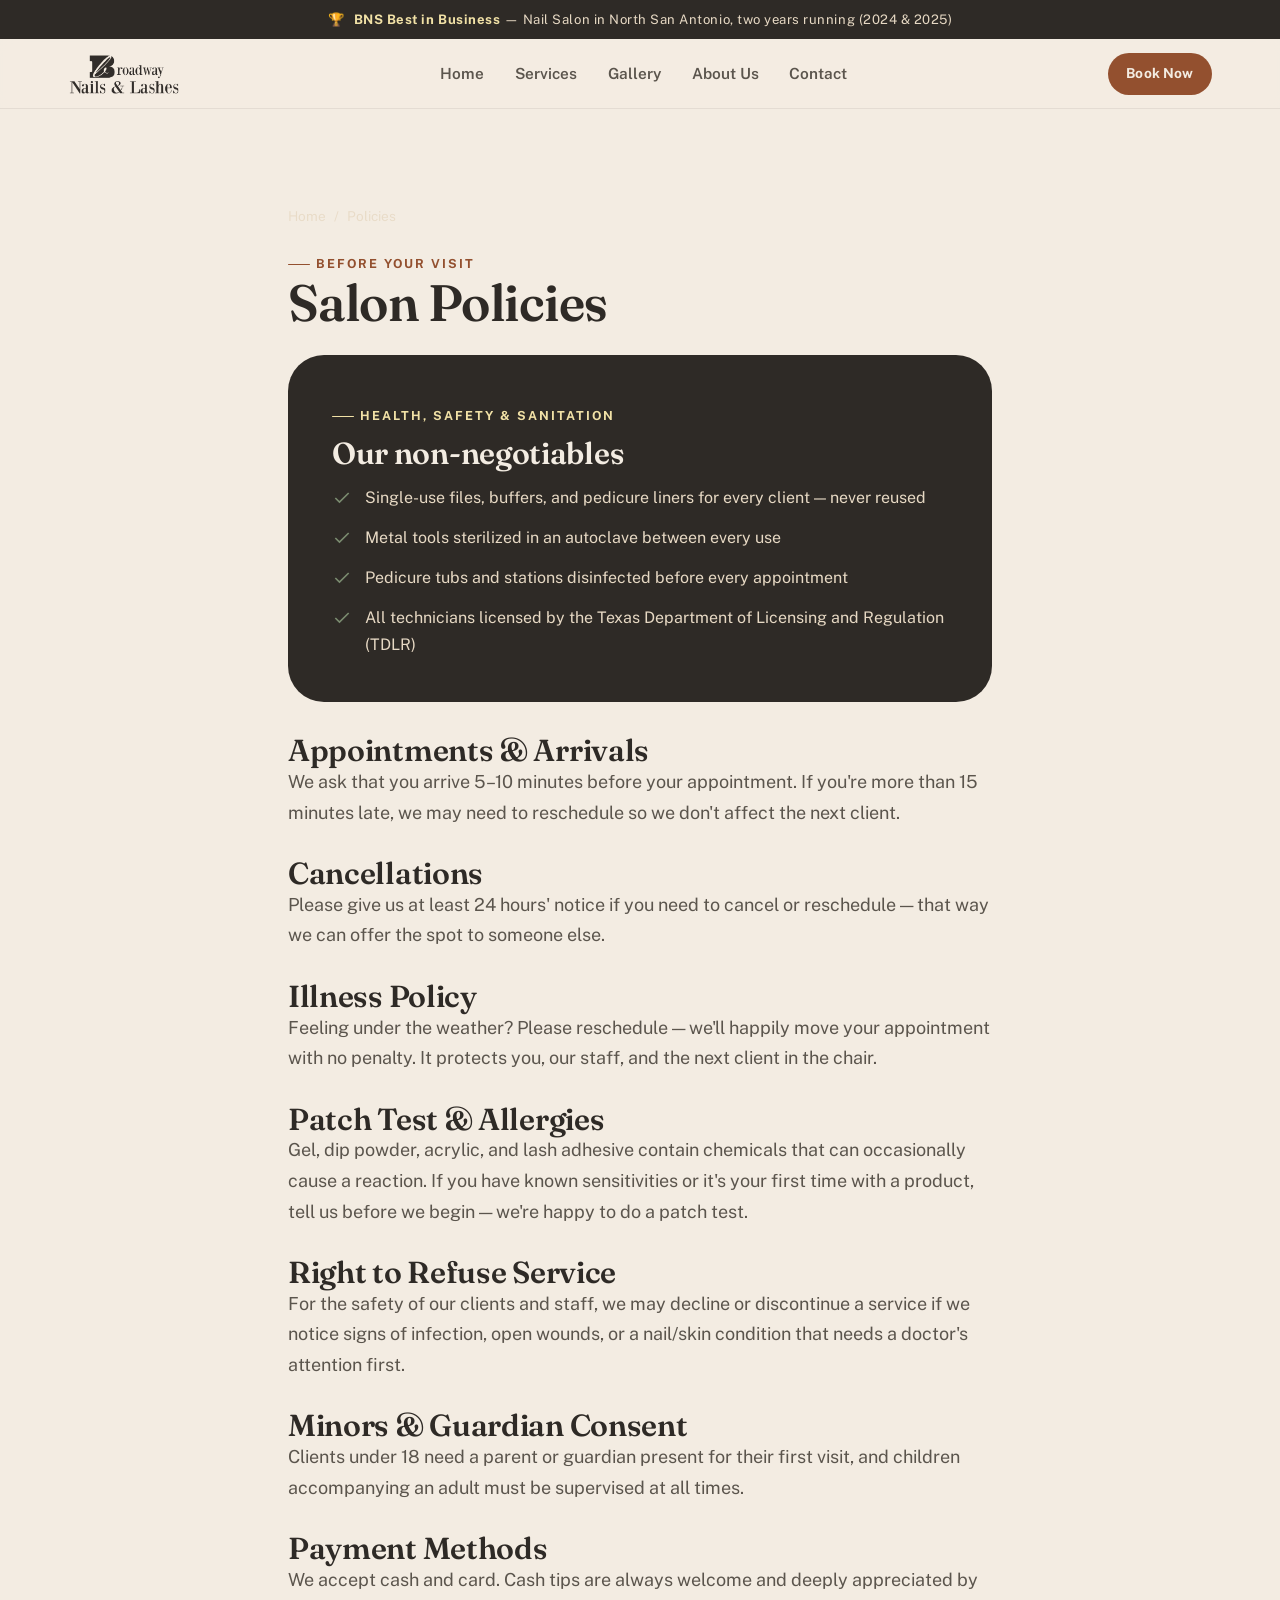
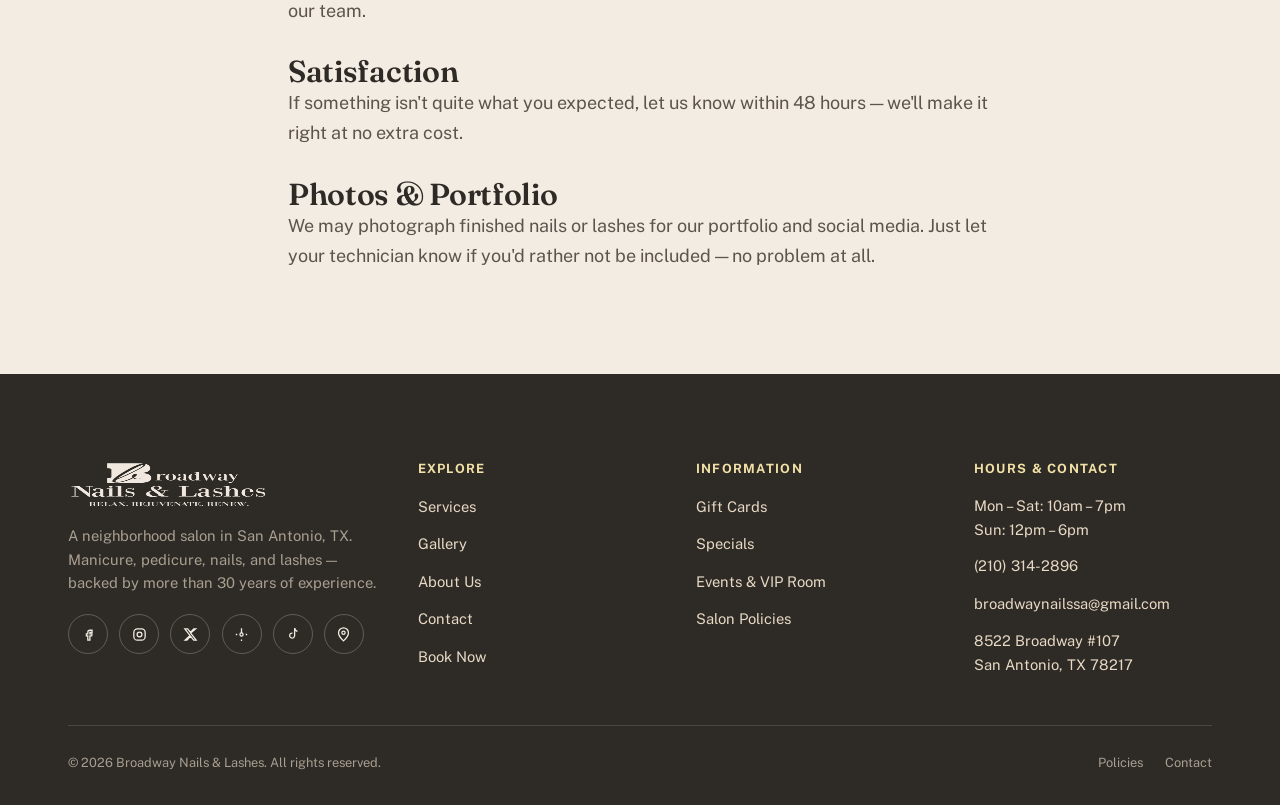
<file: policies.html>
<!doctype html>
<html lang="en">
<head>
<meta charset="UTF-8">
<meta name="viewport" content="width=device-width, initial-scale=1">
<title>Salon Policies — Broadway Nails & Lashes</title>
<meta name="description" content="Appointment, cancellation, and payment policies at Broadway Nails & Lashes, San Antonio, TX.">
<link rel="icon" href="favicon.ico" sizes="any">
<link rel="apple-touch-icon" href="assets/img/apple-touch-icon.png">
<link rel="preconnect" href="https://fonts.googleapis.com">
<link rel="preconnect" href="https://fonts.gstatic.com" crossorigin>
<link rel="stylesheet" href="https://fonts.googleapis.com/css2?family=Fraunces:ital,wght@0,400;0,500;0,600;0,700;1,400;1,500;1,600&family=Public+Sans:wght@400;500;600;700&display=swap">
<link rel="stylesheet" href="styles.css?v=20260830a">
<link rel="canonical" href="https://broadwaynailsandlashes.com/policies.html">
<meta name="keywords" content="nail salon policies, cancellation policy nail salon, nail salon safety sanitation">
<meta name="robots" content="index, follow, max-image-preview:large">
<meta name="theme-color" content="#B4694A">
<meta name="author" content="Broadway Nails & Lashes">

<!-- Open Graph -->
<meta property="og:type" content="website">
<meta property="og:site_name" content="Broadway Nails &amp; Lashes">
<meta property="og:title" content="Salon Policies — Broadway Nails & Lashes">
<meta property="og:description" content="Appointment, cancellation, and payment policies at Broadway Nails & Lashes, San Antonio, TX.">
<meta property="og:url" content="https://broadwaynailsandlashes.com/policies.html">
<meta property="og:image" content="https://broadwaynailsandlashes.com/assets/img/interior-salon-warm.webp">
<meta property="og:image:width" content="1200">
<meta property="og:image:alt" content="Broadway Nails &amp; Lashes — San Antonio, TX">
<meta property="og:locale" content="en_US">

<!-- Twitter Card -->
<meta name="twitter:card" content="summary_large_image">
<meta name="twitter:title" content="Salon Policies — Broadway Nails & Lashes">
<meta name="twitter:description" content="Appointment, cancellation, and payment policies at Broadway Nails & Lashes, San Antonio, TX.">
<meta name="twitter:image" content="https://broadwaynailsandlashes.com/assets/img/interior-salon-warm.webp">
<meta name="twitter:site" content="@broadwaynailssa">

<!-- Google Search Console verification — replace with your real code from search.google.com/search-console -->
<!-- <meta name="google-site-verification" content="REPLACE_WITH_YOUR_GSC_CODE"> -->

<!-- Google Analytics (GA4) — replace G-XXXXXXXXXX with your real Measurement ID -->
<!--
<script async src="https://www.googletagmanager.com/gtag/js?id=G-XXXXXXXXXX"></script>
<script>
  window.dataLayer = window.dataLayer || [];
  function gtag(){dataLayer.push(arguments);}
  gtag('js', new Date());
  gtag('config', 'G-XXXXXXXXXX');
</script>
-->

<script type="application/ld+json">
{
  "@context": "https://schema.org",
  "@type": "NailSalon",
  "@id": "https://broadwaynailsandlashes.com/#business",
  "name": "Broadway Nails & Lashes",
  "alternateName": "Broadway Nails and Lashes",
  "description": "Family-run nail salon in San Antonio, TX offering manicure, pedicure, nail extensions, lash & brow services, waxing, and hair styling. Founded by Linda, with more than 30 years of experience. Winner of BNS Best in Business \u2014 Nail Salon, North San Antonio, 2024 & 2025.",
  "image": [
    "https://broadwaynailsandlashes.com/assets/img/hero-salon-wide.webp",
    "https://broadwaynailsandlashes.com/assets/img/interior-salon-warm.webp"
  ],
  "logo": "https://broadwaynailsandlashes.com/assets/img/logo-full.webp",
  "url": "https://broadwaynailsandlashes.com/",
  "telephone": "+1-210-314-2896",
  "email": "broadwaynailssa@gmail.com",
  "priceRange": "$$",
  "currenciesAccepted": "USD",
  "paymentAccepted": "Cash, Credit Card, Debit Card",
  "address": {
    "@type": "PostalAddress",
    "streetAddress": "8522 Broadway #107",
    "addressLocality": "San Antonio",
    "addressRegion": "TX",
    "postalCode": "78217",
    "addressCountry": "US"
  },
  "geo": {
    "@type": "GeoCoordinates",
    "latitude": 29.5178,
    "longitude": -98.4624
  },
  "hasMap": "https://www.google.com/maps/place/Broadway+Nails+%26+Lashes/@29.5178036,-98.4625501,15z/data=!4m6!3m5!1s0x865cf52f52014299:0xa1b88b4aef656ddc!8m2!3d29.5178036!4d-98.4625501!16s%2Fg%2F11f765j8qv?entry=ttu",
  "openingHoursSpecification": [
    {
      "@type": "OpeningHoursSpecification",
      "dayOfWeek": ["Monday", "Tuesday", "Wednesday", "Thursday", "Friday", "Saturday"],
      "opens": "10:00",
      "closes": "19:00"
    },
    {
      "@type": "OpeningHoursSpecification",
      "dayOfWeek": ["Sunday"],
      "opens": "12:00",
      "closes": "18:00"
    }
  ],
  "sameAs": [
    "https://www.facebook.com/BroadwayNailsAndLashes/",
    "https://www.instagram.com/broadwaynailsandlashes/",
    "https://x.com/broadwaynailssa",
    "https://www.yelp.com/biz/broadway-nails-and-lashes-san-antonio-2",
    "https://www.tiktok.com/@broadway.nailslash"
  ],
  "award": "BNS Best in Business \u2014 Nail Salon, North San Antonio, Texas (2024 & 2025)",
  "founder": {
    "@type": "Person",
    "name": "Linda"
  },
  "areaServed": {
    "@type": "City",
    "name": "San Antonio"
  },
  "hasOfferCatalog": {
    "@type": "OfferCatalog",
    "name": "Services",
    "itemListElement": [
      { "@type": "Offer", "itemOffered": { "@type": "Service", "name": "Manicure" }, "priceRange": "$18\u2013$70" },
      { "@type": "Offer", "itemOffered": { "@type": "Service", "name": "Pedicure" }, "priceRange": "$30\u2013$120" },
      { "@type": "Offer", "itemOffered": { "@type": "Service", "name": "Nail Extensions (Acrylic, Dip, GelX, Builder Gel)" }, "priceRange": "$48\u2013$85" },
      { "@type": "Offer", "itemOffered": { "@type": "Service", "name": "Eyelash Extensions" }, "priceRange": "$65\u2013$160" },
      { "@type": "Offer", "itemOffered": { "@type": "Service", "name": "Brows & Waxing" }, "priceRange": "$8\u2013$110" },
      { "@type": "Offer", "itemOffered": { "@type": "Service", "name": "Hair Styling" }, "priceRange": "$40+" }
    ]
  }
}
</script>
<script type="application/ld+json">
{
  "@context": "https://schema.org",
  "@type": "BreadcrumbList",
  "itemListElement": [
    {
      "@type": "ListItem",
      "position": 1,
      "name": "Home",
      "item": "https://broadwaynailsandlashes.com/"
    },
    {
      "@type": "ListItem",
      "position": 2,
      "name": "Policies",
      "item": "https://broadwaynailsandlashes.com/policies.html"
    }
  ]
}
</script>
</head>
<body>
<a class="skip-link" href="#contenido">Skip to content</a>
<div class="award-strip"><div class="container"><span aria-hidden="true">🏆</span><span><strong>BNS Best in Business</strong> — Nail Salon in North San Antonio, two years running (2024 &amp; 2025)</span></div></div>
<header class="site-header">
  <div class="container header-inner">
    <a class="brand" href="index.html" aria-label="Broadway Nails & Lashes — home"><img src="assets/img/logo-header.webp" alt="Broadway Nails & Lashes" width="220" height="79"></a>
    <nav class="main-nav" aria-label="Main navigation">
      <ul><li><a href="index.html">Home</a></li><li><a href="servicios.html">Services</a></li><li><a href="galeria.html">Gallery</a></li><li><a href="nosotros.html">About Us</a></li><li><a href="contacto.html">Contact</a></li></ul>
    </nav>
    <div class="header-cta">
      <a class="btn btn-primary btn-sm" href="https://www.fresha.com/a/broadway-nails-and-lashes-san-antonio-8522-broadway-qn6suuja/all-offer?menu=true&amp;pId=954452" target="_blank" rel="noopener"><span class="full">Book Now</span><span class="short">Book</span></a>
      <button class="nav-toggle" aria-label="Open menu" aria-expanded="false"><svg viewBox="0 0 24 24" fill="none" stroke="currentColor" stroke-width="1.8"><path d="M3 6h18M3 12h18M3 18h18"/></svg></button>
    </div>
  </div>
</header>
<div class="mobile-nav">
  <nav aria-label="Mobile navigation">
    <ul><li><a href="index.html">Home</a></li><li><a href="servicios.html">Services</a></li><li><a href="galeria.html">Gallery</a></li><li><a href="nosotros.html">About Us</a></li><li><a href="contacto.html">Contact</a></li></ul>
    <div class="header-cta"><a class="btn btn-primary" href="https://www.fresha.com/a/broadway-nails-and-lashes-san-antonio-8522-broadway-qn6suuja/all-offer?menu=true&amp;pId=954452" target="_blank" rel="noopener">Book Now</a></div>
  </nav>
</div>

<main id="contenido">
  <section class="section" style="padding-top:clamp(3.5rem,8vw,6rem);">
    <div class="container container-narrow">
      <div class="reveal">
        <div class="breadcrumb"><a href="index.html">Home</a><span>/</span><span>Policies</span></div>
        <span class="eyebrow">Before Your Visit</span>
        <h1 class="h1" style="font-size:clamp(2.2rem,4.6vw,3.2rem); margin-bottom:1.6rem;">Salon Policies</h1>

        <div style="background:var(--carbon); color:var(--crema-dark); border-radius:var(--radius-l); padding:clamp(1.75rem,4vw,2.75rem); margin-bottom:2rem;">
          <span class="eyebrow" style="color:var(--oro-light);">Health, Safety &amp; Sanitation</span>
          <h2 class="h3" style="color:var(--crema); margin:.6rem 0 1rem;">Our non-negotiables</h2>
          <ul style="display:flex; flex-direction:column; gap:.85rem;">
            <li style="display:flex; gap:.8rem; align-items:flex-start;">
              <svg viewBox="0 0 24 24" fill="none" stroke="var(--salvia)" stroke-width="2" style="width:20px;height:20px;flex-shrink:0;margin-top:.15rem;"><path d="M20 6L9 17l-5-5"/></svg>
              <span>Single-use files, buffers, and pedicure liners for every client — never reused</span>
            </li>
            <li style="display:flex; gap:.8rem; align-items:flex-start;">
              <svg viewBox="0 0 24 24" fill="none" stroke="var(--salvia)" stroke-width="2" style="width:20px;height:20px;flex-shrink:0;margin-top:.15rem;"><path d="M20 6L9 17l-5-5"/></svg>
              <span>Metal tools sterilized in an autoclave between every use</span>
            </li>
            <li style="display:flex; gap:.8rem; align-items:flex-start;">
              <svg viewBox="0 0 24 24" fill="none" stroke="var(--salvia)" stroke-width="2" style="width:20px;height:20px;flex-shrink:0;margin-top:.15rem;"><path d="M20 6L9 17l-5-5"/></svg>
              <span>Pedicure tubs and stations disinfected before every appointment</span>
            </li>
            <li style="display:flex; gap:.8rem; align-items:flex-start;">
              <svg viewBox="0 0 24 24" fill="none" stroke="var(--salvia)" stroke-width="2" style="width:20px;height:20px;flex-shrink:0;margin-top:.15rem;"><path d="M20 6L9 17l-5-5"/></svg>
              <span>All technicians licensed by the Texas Department of Licensing and Regulation (TDLR)</span>
            </li>
          </ul>
        </div>

        <div style="display:flex; flex-direction:column; gap:1.8rem;">
          <div>
            <h2 class="h3">Appointments &amp; Arrivals</h2>
            <p class="body-l">We ask that you arrive 5–10 minutes before your appointment. If you're more than 15 minutes late, we may need to reschedule so we don't affect the next client.</p>
          </div>
          <div>
            <h2 class="h3">Cancellations</h2>
            <p class="body-l">Please give us at least 24 hours' notice if you need to cancel or reschedule — that way we can offer the spot to someone else.</p>
          </div>
          <div>
            <h2 class="h3">Illness Policy</h2>
            <p class="body-l">Feeling under the weather? Please reschedule — we'll happily move your appointment with no penalty. It protects you, our staff, and the next client in the chair.</p>
          </div>
          <div>
            <h2 class="h3">Patch Test &amp; Allergies</h2>
            <p class="body-l">Gel, dip powder, acrylic, and lash adhesive contain chemicals that can occasionally cause a reaction. If you have known sensitivities or it's your first time with a product, tell us before we begin — we're happy to do a patch test.</p>
          </div>
          <div>
            <h2 class="h3">Right to Refuse Service</h2>
            <p class="body-l">For the safety of our clients and staff, we may decline or discontinue a service if we notice signs of infection, open wounds, or a nail/skin condition that needs a doctor's attention first.</p>
          </div>
          <div>
            <h2 class="h3">Minors &amp; Guardian Consent</h2>
            <p class="body-l">Clients under 18 need a parent or guardian present for their first visit, and children accompanying an adult must be supervised at all times.</p>
          </div>
          <div>
            <h2 class="h3">Payment Methods</h2>
            <p class="body-l">We accept cash and card. Cash tips are always welcome and deeply appreciated by our team.</p>
          </div>
          <div>
            <h2 class="h3">Satisfaction</h2>
            <p class="body-l">If something isn't quite what you expected, let us know within 48 hours — we'll make it right at no extra cost.</p>
          </div>
          <div>
            <h2 class="h3">Photos &amp; Portfolio</h2>
            <p class="body-l">We may photograph finished nails or lashes for our portfolio and social media. Just let your technician know if you'd rather not be included — no problem at all.</p>
          </div>
        </div>
      </div>
    </div>
  </section>
</main>

<footer class="site-footer">
  <div class="container">
    <div class="footer-top">
      <div class="footer-brand">
        <img src="assets/img/logo-full-cream.webp" alt="Broadway Nails & Lashes" width="200" height="93">
        <p>A neighborhood salon in San Antonio, TX. Manicure, pedicure, nails, and lashes — backed by more than 30 years of experience.</p>
        <div class="social-row social-row--dark" style="margin-top:1.2rem;">
          <a href="https://www.facebook.com/BroadwayNailsAndLashes/" target="_blank" rel="noopener" aria-label="Facebook"><svg viewBox="0 0 24 24" fill="none" stroke="currentColor" stroke-width="1.8"><path d="M14 9h3V6h-3c-1.7 0-3 1.3-3 3v2H9v3h2v6h3v-6h2.5l.5-3H14V9z"/></svg></a>
          <a href="https://www.instagram.com/broadwaynailsandlashes/" target="_blank" rel="noopener" aria-label="Instagram"><svg viewBox="0 0 24 24" fill="none" stroke="currentColor" stroke-width="1.8"><rect x="4" y="4" width="16" height="16" rx="5"/><circle cx="12" cy="12" r="3.4"/></svg></a>
          <a href="https://x.com/broadwaynailssa" target="_blank" rel="noopener" aria-label="Twitter / X"><svg viewBox="0 0 24 24" fill="none" stroke="currentColor" stroke-width="1.8"><path d="M4 4l7.4 9.5L4.4 20H7l5-5.6L16.5 20H20l-7.8-10L19.2 4H16.6l-4.6 5.1L8 4H4z"/></svg></a>
          <a href="https://www.yelp.com/biz/broadway-nails-and-lashes-san-antonio-2" target="_blank" rel="noopener" aria-label="Yelp"><svg viewBox="0 0 24 24" fill="none" stroke="currentColor" stroke-width="1.8"><circle cx="12" cy="12" r="2.2"/><path d="M12 3v7M12 21v-2M6 12H4M20 12h-2"/></svg></a>
          <a href="https://www.tiktok.com/@broadway.nailslash" target="_blank" rel="noopener" aria-label="TikTok"><svg viewBox="0 0 24 24" fill="none" stroke="currentColor" stroke-width="1.8"><path d="M15 3v10.5a3.5 3.5 0 11-3-3.46"/><path d="M15 3c.3 2.4 2 4.2 4 4.5"/></svg></a>
          <a href="https://www.google.com/maps/place/Broadway+Nails+%26+Lashes/@29.5178036,-98.4625501,15z/data=!4m6!3m5!1s0x865cf52f52014299:0xa1b88b4aef656ddc!8m2!3d29.5178036!4d-98.4625501!16s%2Fg%2F11f765j8qv?entry=ttu" target="_blank" rel="noopener" aria-label="Google Maps"><svg viewBox="0 0 24 24" fill="none" stroke="currentColor" stroke-width="1.8"><path d="M12 21s7-6.3 7-11.5A7 7 0 105 9.5C5 14.7 12 21 12 21z"/><circle cx="12" cy="9.5" r="2.3"/></svg></a>
        </div>
      </div>
      <div class="footer-col"><h4>Explore</h4><ul><li><a href="servicios.html">Services</a></li><li><a href="galeria.html">Gallery</a></li><li><a href="nosotros.html">About Us</a></li><li><a href="contacto.html">Contact</a></li><li><a href="https://www.fresha.com/a/broadway-nails-and-lashes-san-antonio-8522-broadway-qn6suuja/all-offer?menu=true&amp;pId=954452" target="_blank" rel="noopener">Book Now</a></li></ul></div>
      <div class="footer-col"><h4>Information</h4><ul><li><a href="gift-card.html">Gift Cards</a></li><li><a href="specials.html">Specials</a></li><li><a href="events.html">Events &amp; VIP Room</a></li><li><a href="policies.html">Salon Policies</a></li></ul></div>
      <div class="footer-col"><h4>Hours &amp; Contact</h4><ul><li><p>Mon – Sat: 10am – 7pm<br>Sun: 12pm – 6pm</p></li><li><a href="tel:+12103142896">(210) 314-2896</a></li><li><a href="mailto:broadwaynailssa@gmail.com">broadwaynailssa@gmail.com</a></li><li><p>8522 Broadway #107<br>San Antonio, TX 78217</p></li></ul></div>
    </div>
    <div class="footer-bottom"><p>© 2026 Broadway Nails &amp; Lashes. All rights reserved.</p><div class="footer-bottom-links"><a href="policies.html">Policies</a><a href="contacto.html">Contact</a></div></div>
  </div>
</footer>
<script defer src="lib/manifest.js"></script>
<script defer src="main.js?v=20260830a"></script>
</body>
</html>
</file>
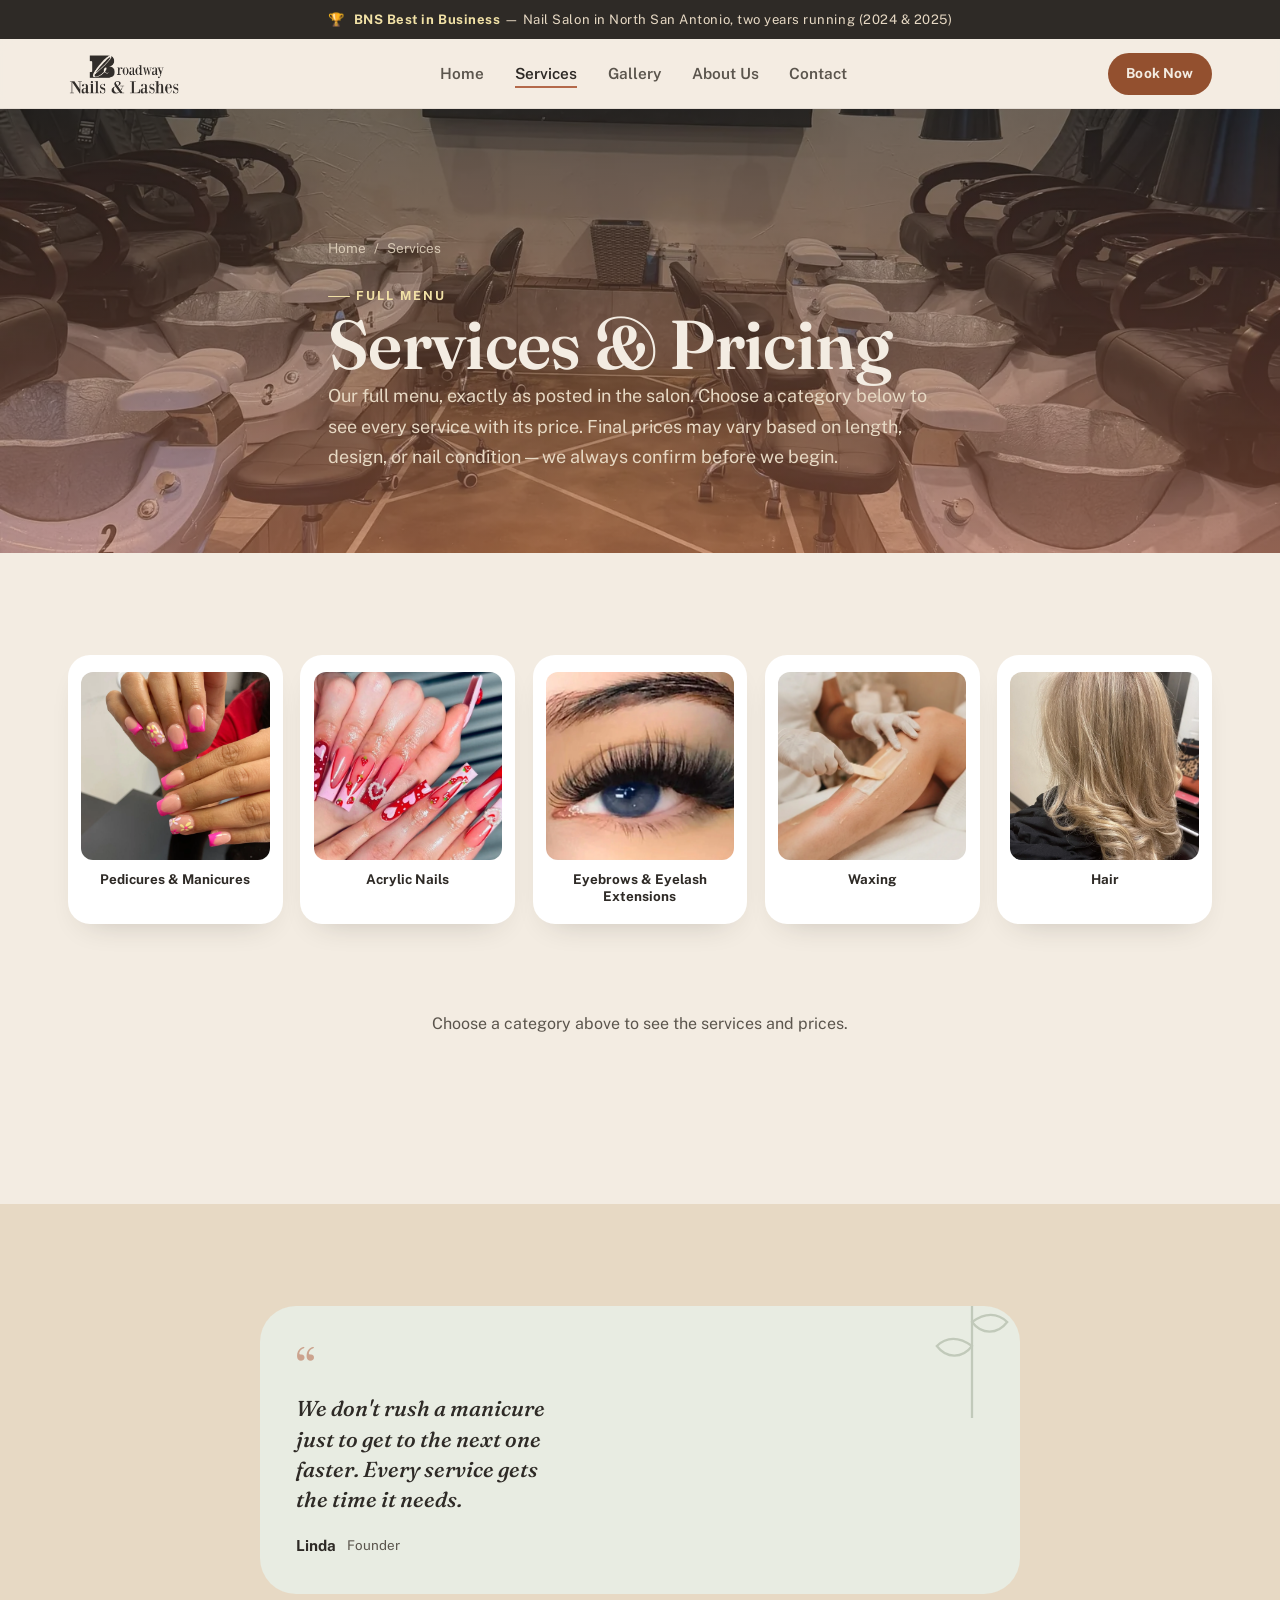
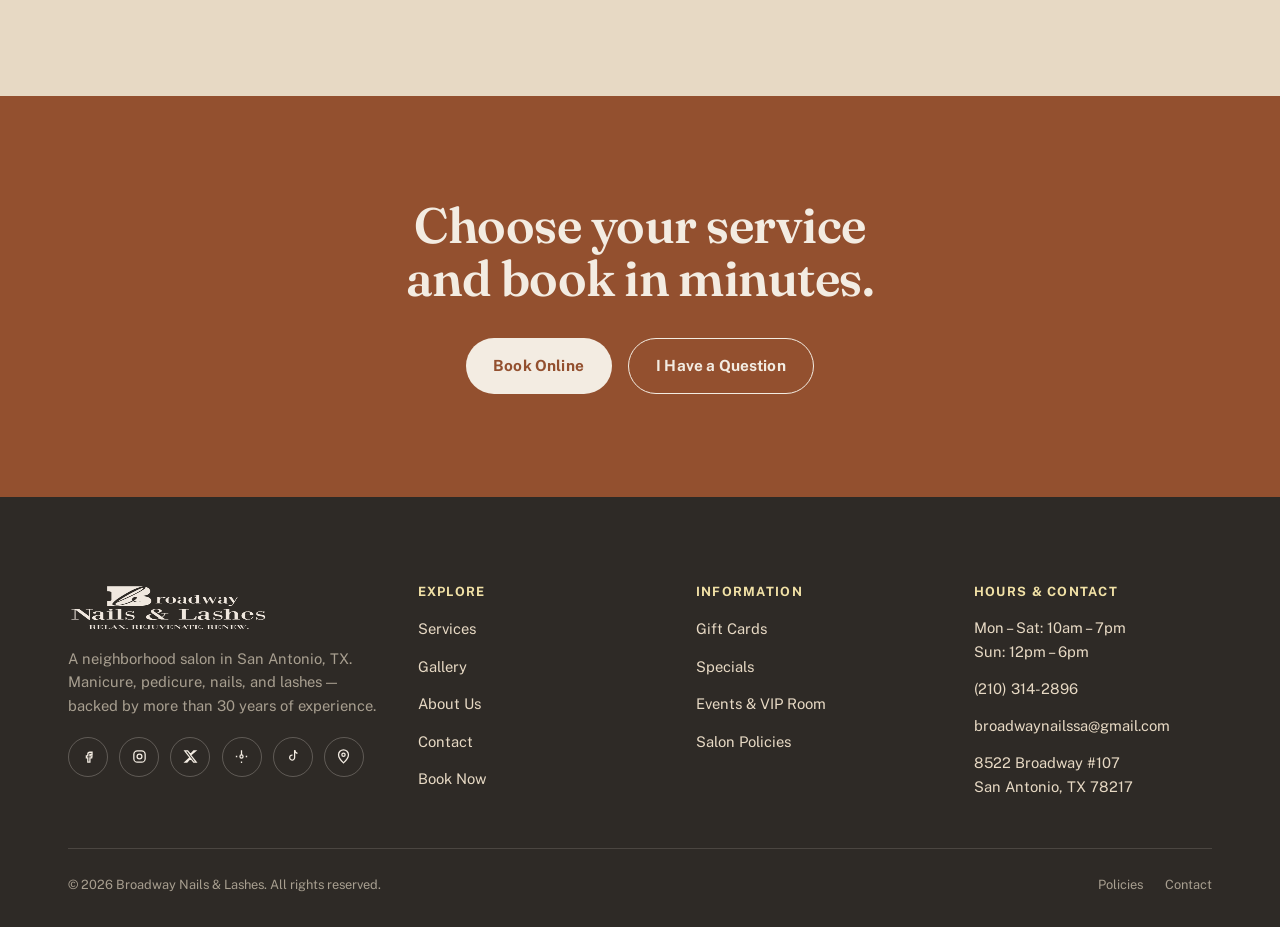
<file: servicios.html>
<!doctype html>
<html lang="en">
<head>
<meta charset="UTF-8">
<meta name="viewport" content="width=device-width, initial-scale=1">
<title>Services &amp; Pricing — Broadway Nails & Lashes</title>
<meta name="description" content="The full menu at Broadway Nails & Lashes: manicure, pedicure, nail extensions, lashes, brows, waxing, and hair. Real pricing, San Antonio, TX.">
<link rel="icon" href="favicon.ico" sizes="any">
<link rel="apple-touch-icon" href="assets/img/apple-touch-icon.png">
<link rel="preconnect" href="https://fonts.googleapis.com">
<link rel="preconnect" href="https://fonts.gstatic.com" crossorigin>
<link rel="stylesheet" href="https://fonts.googleapis.com/css2?family=Fraunces:ital,wght@0,400;0,500;0,600;0,700;1,400;1,500;1,600&family=Public+Sans:wght@400;500;600;700&display=swap">
<link rel="preload" as="image" href="assets/img/pedicure-area-2.webp" fetchpriority="high">
<link rel="stylesheet" href="styles.css?v=20260830a">
<link rel="canonical" href="https://broadwaynailsandlashes.com/servicios.html">
<meta name="keywords" content="nail salon prices San Antonio, manicure pedicure prices, acrylic nails San Antonio, lash extensions prices, brow lamination San Antonio">
<meta name="robots" content="index, follow, max-image-preview:large">
<meta name="theme-color" content="#B4694A">
<meta name="author" content="Broadway Nails & Lashes">

<!-- Open Graph -->
<meta property="og:type" content="website">
<meta property="og:site_name" content="Broadway Nails &amp; Lashes">
<meta property="og:title" content="Services & Pricing — Broadway Nails & Lashes">
<meta property="og:description" content="The full menu at Broadway Nails & Lashes: manicure, pedicure, nail extensions, lashes, brows, waxing, and hair. Real pricing, San Antonio, TX.">
<meta property="og:url" content="https://broadwaynailsandlashes.com/servicios.html">
<meta property="og:image" content="https://broadwaynailsandlashes.com/assets/img/nailart-pink-glitter-floral.webp">
<meta property="og:image:width" content="1200">
<meta property="og:image:alt" content="Broadway Nails &amp; Lashes — San Antonio, TX">
<meta property="og:locale" content="en_US">

<!-- Twitter Card -->
<meta name="twitter:card" content="summary_large_image">
<meta name="twitter:title" content="Services & Pricing — Broadway Nails & Lashes">
<meta name="twitter:description" content="The full menu at Broadway Nails & Lashes: manicure, pedicure, nail extensions, lashes, brows, waxing, and hair. Real pricing, San Antonio, TX.">
<meta name="twitter:image" content="https://broadwaynailsandlashes.com/assets/img/nailart-pink-glitter-floral.webp">
<meta name="twitter:site" content="@broadwaynailssa">

<!-- Google Search Console verification — replace with your real code from search.google.com/search-console -->
<!-- <meta name="google-site-verification" content="REPLACE_WITH_YOUR_GSC_CODE"> -->

<!-- Google Analytics (GA4) — replace G-XXXXXXXXXX with your real Measurement ID -->
<!--
<script async src="https://www.googletagmanager.com/gtag/js?id=G-XXXXXXXXXX"></script>
<script>
  window.dataLayer = window.dataLayer || [];
  function gtag(){dataLayer.push(arguments);}
  gtag('js', new Date());
  gtag('config', 'G-XXXXXXXXXX');
</script>
-->

<script type="application/ld+json">
{
  "@context": "https://schema.org",
  "@type": "NailSalon",
  "@id": "https://broadwaynailsandlashes.com/#business",
  "name": "Broadway Nails & Lashes",
  "alternateName": "Broadway Nails and Lashes",
  "description": "Family-run nail salon in San Antonio, TX offering manicure, pedicure, nail extensions, lash & brow services, waxing, and hair styling. Founded by Linda, with more than 30 years of experience. Winner of BNS Best in Business — Nail Salon, North San Antonio, 2024 & 2025.",
  "image": [
    "https://broadwaynailsandlashes.com/assets/img/hero-salon-wide.webp",
    "https://broadwaynailsandlashes.com/assets/img/interior-salon-warm.webp"
  ],
  "logo": "https://broadwaynailsandlashes.com/assets/img/logo-full.webp",
  "url": "https://broadwaynailsandlashes.com/",
  "telephone": "+1-210-314-2896",
  "email": "broadwaynailssa@gmail.com",
  "priceRange": "$$",
  "currenciesAccepted": "USD",
  "paymentAccepted": "Cash, Credit Card, Debit Card",
  "address": {
    "@type": "PostalAddress",
    "streetAddress": "8522 Broadway #107",
    "addressLocality": "San Antonio",
    "addressRegion": "TX",
    "postalCode": "78217",
    "addressCountry": "US"
  },
  "geo": {
    "@type": "GeoCoordinates",
    "latitude": 29.5178,
    "longitude": -98.4624
  },
  "hasMap": "https://www.google.com/maps/place/Broadway+Nails+%26+Lashes/@29.5178036,-98.4625501,15z/data=!4m6!3m5!1s0x865cf52f52014299:0xa1b88b4aef656ddc!8m2!3d29.5178036!4d-98.4625501!16s%2Fg%2F11f765j8qv?entry=ttu",
  "openingHoursSpecification": [
    {
      "@type": "OpeningHoursSpecification",
      "dayOfWeek": ["Monday", "Tuesday", "Wednesday", "Thursday", "Friday", "Saturday"],
      "opens": "10:00",
      "closes": "19:00"
    },
    {
      "@type": "OpeningHoursSpecification",
      "dayOfWeek": ["Sunday"],
      "opens": "12:00",
      "closes": "18:00"
    }
  ],
  "sameAs": [
    "https://www.facebook.com/BroadwayNailsAndLashes/",
    "https://www.instagram.com/broadwaynailsandlashes/",
    "https://x.com/broadwaynailssa",
    "https://www.yelp.com/biz/broadway-nails-and-lashes-san-antonio-2",
    "https://www.tiktok.com/@broadway.nailslash"
  ],
  "award": "BNS Best in Business — Nail Salon, North San Antonio, Texas (2024 & 2025)",
  "founder": {
    "@type": "Person",
    "name": "Linda"
  },
  "areaServed": {
    "@type": "City",
    "name": "San Antonio"
  },
  "hasOfferCatalog": {
    "@type": "OfferCatalog",
    "name": "Services",
    "itemListElement": [
      { "@type": "Offer", "itemOffered": { "@type": "Service", "name": "Manicure" }, "priceRange": "$18–$70" },
      { "@type": "Offer", "itemOffered": { "@type": "Service", "name": "Pedicure" }, "priceRange": "$30–$120" },
      { "@type": "Offer", "itemOffered": { "@type": "Service", "name": "Nail Extensions (Acrylic, Dip, GelX, Builder Gel)" }, "priceRange": "$48–$85" },
      { "@type": "Offer", "itemOffered": { "@type": "Service", "name": "Eyelash Extensions" }, "priceRange": "$65–$160" },
      { "@type": "Offer", "itemOffered": { "@type": "Service", "name": "Brows & Waxing" }, "priceRange": "$8–$110" },
      { "@type": "Offer", "itemOffered": { "@type": "Service", "name": "Hair Styling" }, "priceRange": "$40+" }
    ]
  }
}
</script>
<script type="application/ld+json">
{
  "@context": "https://schema.org",
  "@type": "BreadcrumbList",
  "itemListElement": [
    {
      "@type": "ListItem",
      "position": 1,
      "name": "Home",
      "item": "https://broadwaynailsandlashes.com/"
    },
    {
      "@type": "ListItem",
      "position": 2,
      "name": "Services",
      "item": "https://broadwaynailsandlashes.com/servicios.html"
    }
  ]
}
</script>
</head>
<body>
<a class="skip-link" href="#contenido">Skip to content</a>

<div class="award-strip">
  <div class="container">
    <span aria-hidden="true">🏆</span>
    <span><strong>BNS Best in Business</strong> — Nail Salon in North San Antonio, two years running (2024 &amp; 2025)</span>
  </div>
</div>

<header class="site-header">
  <div class="container header-inner">
    <a class="brand" href="index.html" aria-label="Broadway Nails & Lashes — home">
      <img src="assets/img/logo-header.webp" alt="Broadway Nails & Lashes" width="220" height="79">
    </a>
    <nav class="main-nav" aria-label="Main navigation">
      <ul>
        <li><a href="index.html">Home</a></li>
        <li><a href="servicios.html" aria-current="page">Services</a></li>
        <li><a href="galeria.html">Gallery</a></li>
        <li><a href="nosotros.html">About Us</a></li>
        <li><a href="contacto.html">Contact</a></li>
      </ul>
    </nav>
    <div class="header-cta">
      <a class="btn btn-primary btn-sm" href="https://www.fresha.com/a/broadway-nails-and-lashes-san-antonio-8522-broadway-qn6suuja/all-offer?menu=true&amp;pId=954452" target="_blank" rel="noopener">
        <span class="full">Book Now</span><span class="short">Book</span>
      </a>
      <button class="nav-toggle" aria-label="Open menu" aria-expanded="false">
        <svg viewBox="0 0 24 24" fill="none" stroke="currentColor" stroke-width="1.8"><path d="M3 6h18M3 12h18M3 18h18"/></svg>
      </button>
    </div>
  </div>
</header>

<div class="mobile-nav">
  <nav aria-label="Mobile navigation">
    <ul>
      <li><a href="index.html">Home</a></li>
      <li><a href="servicios.html">Services</a></li>
      <li><a href="galeria.html">Gallery</a></li>
      <li><a href="nosotros.html">About Us</a></li>
      <li><a href="contacto.html">Contact</a></li>
    </ul>
    <div class="header-cta">
      <a class="btn btn-primary" href="https://www.fresha.com/a/broadway-nails-and-lashes-san-antonio-8522-broadway-qn6suuja/all-offer?menu=true&amp;pId=954452" target="_blank" rel="noopener">Book Now</a>
    </div>
  </nav>
</div>

<svg class="icon-sprite" aria-hidden="true">
  <symbol id="icon-polish" viewBox="0 0 24 24" fill="none" stroke="currentColor" stroke-width="1.5" stroke-linecap="round" stroke-linejoin="round"><rect x="8" y="10" width="8" height="11" rx="2"/><rect x="10" y="4" width="4" height="6" rx="1"/></symbol>
  <symbol id="icon-removal" viewBox="0 0 24 24" fill="none" stroke="currentColor" stroke-width="1.5" stroke-linecap="round" stroke-linejoin="round"><path d="M4 12a8 8 0 1 1 2.6 5.9"/><path d="M4 12V6M4 12h6"/></symbol>
  <symbol id="icon-sparkle" viewBox="0 0 24 24" fill="none" stroke="currentColor" stroke-width="1.5" stroke-linecap="round" stroke-linejoin="round"><path d="M12 3l1.8 5.2L19 10l-5.2 1.8L12 17l-1.8-5.2L5 10l5.2-1.8L12 3z"/></symbol>
  <symbol id="icon-shape" viewBox="0 0 24 24" fill="none" stroke="currentColor" stroke-width="1.5" stroke-linejoin="round"><path d="M12 3c3 4 6 9 6 12a6 6 0 01-12 0c0-3 3-8 6-12z"/></symbol>
  <symbol id="icon-drop" viewBox="0 0 24 24" fill="none" stroke="currentColor" stroke-width="1.5" stroke-linejoin="round"><path d="M12 3c4 5 7 9 7 12a7 7 0 01-14 0c0-3 3-7 7-12z"/></symbol>
  <symbol id="icon-brush" viewBox="0 0 24 24" fill="none" stroke="currentColor" stroke-width="1.5" stroke-linecap="round"><path d="M6 18l9-9M15 6l3 3M18 6a2 2 0 10-3-3"/></symbol>
  <symbol id="icon-wax" viewBox="0 0 24 24" fill="none" stroke="currentColor" stroke-width="1.5"><rect x="4" y="9" width="16" height="6" rx="2"/><path d="M4 12h16"/></symbol>
  <symbol id="icon-scissors" viewBox="0 0 24 24" fill="none" stroke="currentColor" stroke-width="1.5" stroke-linecap="round" stroke-linejoin="round"><circle cx="6" cy="6" r="2.4"/><circle cx="6" cy="18" r="2.4"/><path d="M8.5 7.5L20 18M8.5 16.5L20 6"/></symbol>
  <symbol id="icon-color" viewBox="0 0 24 24" fill="none" stroke="currentColor" stroke-width="1.5" stroke-linecap="round"><path d="M12 3a9 5 0 100 18c1.5 0 2-1 2-2s-.5-1.5-1-2 0-2 1.5-2H17a3 3 0 003-3c0-5-3.5-9-8-9z"/><circle cx="8.5" cy="10.5" r="1"/><circle cx="12" cy="8" r="1"/><circle cx="15.5" cy="10.5" r="1"/></symbol>
  <symbol id="icon-toe" viewBox="0 0 24 24" fill="none" stroke="currentColor" stroke-width="1.5" stroke-linecap="round" stroke-linejoin="round"><path d="M6 20c0-5 1-9 3-12 1-1.5 3-1.5 3.5.3.4 1.5-.3 3-1 4.2M12 8c1.5-2 3.4-2.3 4.3-1 .8 1.2.2 2.7-1 3.8"/><path d="M6 20h13a2 2 0 002-2c0-1.5-1-2.3-2.5-2.6L9 14"/></symbol>
  <symbol id="icon-lash" viewBox="0 0 24 24" fill="none" stroke="currentColor" stroke-width="1.5" stroke-linecap="round"><path d="M4 16c4-6 12-6 16 0"/><path d="M8 15.5l-1.2 3M12 14.5v3.2M16 15.5l1.2 3"/></symbol>
</svg>

<main id="contenido">

  <section class="page-hero">
    <div class="page-hero__bg">
      <img src="assets/img/pedicure-area-2.webp" alt="Pedicure area at Broadway Nails &amp; Lashes" fetchpriority="high">
    </div>
    <div class="container page-hero__content">
      <div class="breadcrumb"><a href="index.html">Home</a><span>/</span><span>Services</span></div>
      <span class="eyebrow">Full Menu</span>
      <h1 class="h1">Services &amp; Pricing</h1>
      <p class="body-l">Our full menu, exactly as posted in the salon. Choose a category below to see every service with its price. Final prices may vary based on length, design, or nail condition — we always confirm before we begin.</p>
    </div>
  </section>

  <section class="section" style="padding-bottom:1.4rem;">
    <div class="container">
      <div class="gallery-filter-menu services-filter-menu reveal-stagger" role="tablist" aria-label="Filter services by category">
        <button type="button" class="gallery-filter" data-filter="spa-menu" role="tab" aria-selected="false">
          <span class="gallery-filter__thumb"><img src="assets/img/nailart-hotpink-daisy.webp" alt="" loading="lazy"></span>
          <span class="gallery-filter__label">Pedicures &amp; Manicures</span>
        </button>
        <button type="button" class="gallery-filter" data-filter="extensions" role="tab" aria-selected="false">
          <span class="gallery-filter__thumb"><img src="assets/img/nailart-red-heart-coffin.webp" alt="" loading="lazy"></span>
          <span class="gallery-filter__label">Acrylic Nails</span>
        </button>
        <button type="button" class="gallery-filter" data-filter="eyebrows-lash" role="tab" aria-selected="false">
          <span class="gallery-filter__thumb"><img src="assets/img/lash-closeup.webp" alt="" loading="lazy"></span>
          <span class="gallery-filter__label">Eyebrows &amp; Eyelash Extensions</span>
        </button>
        <button type="button" class="gallery-filter" data-filter="waxing" role="tab" aria-selected="false">
          <span class="gallery-filter__thumb"><img src="assets/img/waxing-treatment.webp" alt="" loading="lazy"></span>
          <span class="gallery-filter__label">Waxing</span>
        </button>
        <button type="button" class="gallery-filter" data-filter="hair" role="tab" aria-selected="false">
          <span class="gallery-filter__thumb"><img src="assets/img/hair-blonde-highlights.webp" alt="" loading="lazy"></span>
          <span class="gallery-filter__label">Hair</span>
        </button>
      </div>
    </div>
  </section>

  <section class="section" style="padding-top:0;" data-services-results>
    <div class="container">
      <p class="services-empty-hint" data-services-hint>Choose a category above to see the services and prices.</p>

      <!-- MANICURE & PEDICURE SPA MENU -->
      <div data-services-panel data-cat="spa-menu">
        <p class="services-note" style="margin-bottom:1.6rem;">Every package below can be booked as a <strong>Pedicure</strong>, a <strong>Manicure</strong>, or the <strong>Combo</strong> (both, same visit) — prices shown for each. Scrub and massage minutes increase with every tier.</p>
        <div class="treatment-grid reveal-stagger">

          <div class="treatment-card">
            <div class="treatment-card__art"><img src="assets/img/treatment-traditional.webp" alt="Rose-pink nail polish bottles for the Traditional pedicure" loading="lazy"></div>
            <h3 class="treatment-card__name">Traditional</h3>
            <div class="treatment-card__prices">
              <div class="treatment-chip"><span class="treatment-chip__amount">$35</span><span class="treatment-chip__label">Pedi · 30m</span></div>
              <div class="treatment-chip"><span class="treatment-chip__amount">$25</span><span class="treatment-chip__label">Mani · 20m</span></div>
              <div class="treatment-chip"><span class="treatment-chip__amount">$55</span><span class="treatment-chip__label">Combo</span></div>
            </div>
            <p class="treatment-card__desc">Scrub 2 min &amp; massage 2 min.</p>
            <p class="treatment-card__desc">Nails &amp; cuticles cleaned, salt scrub, massage. No callus remover.</p>
          </div>

          <div class="treatment-card">
            <div class="treatment-card__art"><img src="assets/img/treatment-signature.webp" alt="Warm spa towels and a lavender diffuser for the Signature pedicure" loading="lazy"></div>
            <h3 class="treatment-card__name">Signature</h3>
            <div class="treatment-card__prices">
              <div class="treatment-chip"><span class="treatment-chip__amount">$45</span><span class="treatment-chip__label">Pedi · 35m</span></div>
              <div class="treatment-chip"><span class="treatment-chip__amount">$35</span><span class="treatment-chip__label">Mani · 25m</span></div>
              <div class="treatment-chip"><span class="treatment-chip__amount">$75</span><span class="treatment-chip__label">Combo</span></div>
            </div>
            <p class="treatment-card__desc">Scrub 2 min &amp; massage 6 min.</p>
            <p class="treatment-card__desc">Nails &amp; cuticles cleaned, callus remover, salt scrub, massage, leg mask, hot towels.</p>
          </div>

          <div class="treatment-card">
            <div class="treatment-card__art"><img src="assets/img/treatment-lavender.webp" alt="Fresh lavender sprigs for the Lavender pedicure" loading="lazy"></div>
            <h3 class="treatment-card__name">Lavender</h3>
            <div class="treatment-card__prices">
              <div class="treatment-chip"><span class="treatment-chip__amount">$50</span><span class="treatment-chip__label">Pedi · 50m</span></div>
              <div class="treatment-chip"><span class="treatment-chip__amount">$35</span><span class="treatment-chip__label">Mani · 40m</span></div>
              <div class="treatment-chip"><span class="treatment-chip__amount">$80</span><span class="treatment-chip__label">Combo</span></div>
            </div>
            <p class="treatment-card__desc">Scrub 6 min &amp; massage 8 min.</p>
            <p class="treatment-card__desc">Nails &amp; cuticles cleaned, callus remover, salt scrub, massage, leg mask, hot towels, paraffin wax.</p>
          </div>

          <div class="treatment-card">
            <div class="treatment-card__art"><img src="assets/img/treatment-cucumber.webp" alt="Sliced cucumber for the Cucumber pedicure" loading="lazy"></div>
            <h3 class="treatment-card__name">Cucumber</h3>
            <div class="treatment-card__prices">
              <div class="treatment-chip"><span class="treatment-chip__amount">$55</span><span class="treatment-chip__label">Pedi · 60m</span></div>
              <div class="treatment-chip"><span class="treatment-chip__amount">$40</span><span class="treatment-chip__label">Mani · 40m</span></div>
              <div class="treatment-chip"><span class="treatment-chip__amount">$90</span><span class="treatment-chip__label">Combo</span></div>
            </div>
            <p class="treatment-card__desc">Scrub 8 min &amp; massage 10 min.</p>
            <p class="treatment-card__desc">Nails &amp; cuticles cleaned, callus remover, salt scrub, massage, leg mask, hot towels, paraffin wax.</p>
          </div>

          <div class="treatment-card">
            <div class="treatment-card__art"><img src="assets/img/treatment-matcha.webp" alt="Matcha powder and whisk for the Matcha Green Tea pedicure" loading="lazy"></div>
            <h3 class="treatment-card__name">Matcha Green Tea</h3>
            <div class="treatment-card__prices">
              <div class="treatment-chip"><span class="treatment-chip__amount">$60</span><span class="treatment-chip__label">Pedi · 60m</span></div>
              <div class="treatment-chip"><span class="treatment-chip__amount">$40</span><span class="treatment-chip__label">Mani · 40m</span></div>
              <div class="treatment-chip"><span class="treatment-chip__amount">$95</span><span class="treatment-chip__label">Combo</span></div>
            </div>
            <p class="treatment-card__desc">Scrub 8 min &amp; massage 10 min.</p>
            <p class="treatment-card__desc">Uses real matcha! Nails &amp; cuticles cleaned, callus remover, salt scrub, massage, leg mask, hot towels, paraffin wax.</p>
          </div>

          <div class="treatment-card">
            <div class="treatment-card__art"><img src="assets/img/treatment-olive-oil.webp" alt="Fresh olive oil and olive branch for the Olive Oil pedicure" loading="lazy"></div>
            <h3 class="treatment-card__name">Olive Oil</h3>
            <div class="treatment-card__prices">
              <div class="treatment-chip"><span class="treatment-chip__amount">$65</span><span class="treatment-chip__label">Pedi · 60m</span></div>
              <div class="treatment-chip"><span class="treatment-chip__amount">$40</span><span class="treatment-chip__label">Mani · 40m</span></div>
              <div class="treatment-chip"><span class="treatment-chip__amount">$100</span><span class="treatment-chip__label">Combo</span></div>
            </div>
            <p class="treatment-card__desc">Scrub 8 min &amp; massage 14 min.</p>
            <p class="treatment-card__desc">Uses real olive oil! Nails &amp; cuticles cleaned, callus remover, salt scrub, massage, leg mask, hot towels, paraffin wax.</p>
          </div>

          <div class="treatment-card">
            <div class="treatment-card__art"><img src="assets/img/treatment-fresh-citrus.webp" alt="Fresh orange with citrus cuticle oil for the Fresh Citrus pedicure" loading="lazy"></div>
            <h3 class="treatment-card__name">Fresh Citrus</h3>
            <div class="treatment-card__prices">
              <div class="treatment-chip"><span class="treatment-chip__amount">$70</span><span class="treatment-chip__label">Pedi · 65m</span></div>
              <div class="treatment-chip"><span class="treatment-chip__amount">$45</span><span class="treatment-chip__label">Mani · 40m</span></div>
              <div class="treatment-chip"><span class="treatment-chip__amount">$110</span><span class="treatment-chip__label">Combo</span></div>
            </div>
            <p class="treatment-card__desc">Scrub 10 min &amp; massage 16 min.</p>
            <p class="treatment-card__desc">Uses real orange slices! Nails &amp; cuticles cleaned, callus remover, salt scrub, massage, leg mask, hot towels, paraffin wax, hot stones, neck warmer wrap, jelly soak.</p>
          </div>

          <div class="treatment-card">
            <div class="treatment-card__art"><img src="assets/img/treatment-fresh-coconut.webp" alt="Cracked coconut for the Fresh Coconut pedicure" loading="lazy"></div>
            <h3 class="treatment-card__name">Fresh Coconut</h3>
            <div class="treatment-card__prices">
              <div class="treatment-chip"><span class="treatment-chip__amount">$75</span><span class="treatment-chip__label">Pedi · 65m</span></div>
              <div class="treatment-chip"><span class="treatment-chip__amount">$50</span><span class="treatment-chip__label">Mani · 40m</span></div>
              <div class="treatment-chip"><span class="treatment-chip__amount">$120</span><span class="treatment-chip__label">Combo</span></div>
            </div>
            <p class="treatment-card__desc">Scrub 10 min &amp; massage 18 min.</p>
            <p class="treatment-card__desc">Uses coconut flakes &amp; coconut milk! Nails &amp; cuticles cleaned, callus remover, salt scrub, massage, leg mask, hot towels, paraffin wax, hot stones, neck warmer wrap, jelly soak.</p>
          </div>

          <div class="treatment-card">
            <div class="treatment-card__art"><img src="assets/img/treatment-fire-ice.webp" alt="Hot stones and cooling essential oil for the Fire &amp; Ice pedicure" loading="lazy"></div>
            <h3 class="treatment-card__name">Fire &amp; Ice</h3>
            <div class="treatment-card__prices">
              <div class="treatment-chip"><span class="treatment-chip__amount">$80</span><span class="treatment-chip__label">Pedi · 65m</span></div>
              <div class="treatment-chip"><span class="treatment-chip__amount">$55</span><span class="treatment-chip__label">Mani · 45m</span></div>
              <div class="treatment-chip"><span class="treatment-chip__amount">$130</span><span class="treatment-chip__label">Combo</span></div>
            </div>
            <p class="treatment-card__desc">Scrub 10 min &amp; massage 20 min.</p>
            <p class="treatment-card__desc">Nails &amp; cuticles cleaned, callus remover, salt scrub, massage, leg mask, hot towels, paraffin wax, hot stones, neck warmer wrap, jelly soak, foot steaming.</p>
          </div>

          <div class="treatment-card">
            <div class="treatment-card__art"><img src="assets/img/treatment-milk-honey.webp" alt="Milk and honey for the Heavenly Milk &amp; Honey pedicure" loading="lazy"></div>
            <h3 class="treatment-card__name">Heavenly Milk &amp; Honey</h3>
            <div class="treatment-card__prices">
              <div class="treatment-chip"><span class="treatment-chip__amount">$85</span><span class="treatment-chip__label">Pedi · 65m</span></div>
              <div class="treatment-chip"><span class="treatment-chip__amount">$55</span><span class="treatment-chip__label">Mani · 45m</span></div>
              <div class="treatment-chip"><span class="treatment-chip__amount">$135</span><span class="treatment-chip__label">Combo</span></div>
            </div>
            <p class="treatment-card__desc">Scrub 10 min &amp; massage 22 min.</p>
            <p class="treatment-card__desc">Uses real milk &amp; real honey! Nails &amp; cuticles cleaned, callus remover, salt scrub, massage, 24K gold leg mask, hot towels, paraffin wax, hot stones, neck warmer wrap, jelly soak, foot steaming.</p>
          </div>

          <div class="treatment-card">
            <div class="treatment-card__art"><img src="assets/img/treatment-cbd-therapy.webp" alt="Hemp leaves and CBD-infused scrub for the CBD Therapy pedicure" loading="lazy"></div>
            <h3 class="treatment-card__name">CBD Therapy</h3>
            <div class="treatment-card__prices">
              <div class="treatment-chip"><span class="treatment-chip__amount">$90</span><span class="treatment-chip__label">Pedi · 70m</span></div>
              <div class="treatment-chip"><span class="treatment-chip__amount">$60</span><span class="treatment-chip__label">Mani · 50m</span></div>
              <div class="treatment-chip"><span class="treatment-chip__amount">$145</span><span class="treatment-chip__label">Combo</span></div>
            </div>
            <p class="treatment-card__desc">Scrub 10 min &amp; massage 24 min.</p>
            <p class="treatment-card__desc">Nails &amp; cuticles cleaned, callus remover, detox volcano crystals soak, salt scrub, massage, 24K gold leg mask, hot towels, paraffin wax, hot stones, neck warmer wrap, foot steaming.</p>
          </div>

          <div class="treatment-card">
            <div class="treatment-card__art"><img src="assets/img/treatment-organic-herbal.webp" alt="Lavender essential oil bottles for the Organic Herbal pedicure" loading="lazy"></div>
            <h3 class="treatment-card__name">Organic Herbal</h3>
            <div class="treatment-card__prices">
              <div class="treatment-chip"><span class="treatment-chip__amount">$105</span><span class="treatment-chip__label">Pedi · 70m</span></div>
              <div class="treatment-chip"><span class="treatment-chip__amount">$65</span><span class="treatment-chip__label">Mani · 50m</span></div>
              <div class="treatment-chip"><span class="treatment-chip__amount">$160</span><span class="treatment-chip__label">Combo</span></div>
            </div>
            <p class="treatment-card__desc">Scrub 10 min &amp; massage 24 min.</p>
            <p class="treatment-card__desc">Uses real dried herbs, essential oils &amp; organic ingredients! Nails &amp; cuticles cleaned, callus remover, salt scrub, massage, leg mask, hot towels, paraffin wax, hot stones, neck warmer wrap, foot steaming.</p>
          </div>

          <div class="treatment-card">
            <div class="treatment-card__art"><img src="assets/img/treatment-champagne-rose.webp" alt="Champagne bottle, glasses, and roses for the Broadway Champagne &amp; Rose pedicure" loading="lazy"></div>
            <h3 class="treatment-card__name">Broadway Champagne &amp; Rose</h3>
            <div class="treatment-card__prices">
              <div class="treatment-chip"><span class="treatment-chip__amount">$120</span><span class="treatment-chip__label">Pedi · 85m</span></div>
              <div class="treatment-chip"><span class="treatment-chip__amount">$70</span><span class="treatment-chip__label">Mani · 50m</span></div>
              <div class="treatment-chip"><span class="treatment-chip__amount">$185</span><span class="treatment-chip__label">Combo</span></div>
            </div>
            <p class="treatment-card__desc">Scrub 12 min &amp; massage 28 min.</p>
            <p class="treatment-card__desc">Personal champagne bottle &amp; chocolate! Uses real champagne! Nails &amp; cuticles cleaned, callus remover, detox volcano crystals soak, salt scrub, massage, 24K gold leg mask, hot towels, paraffin wax, hot stones, neck warmer wrap, foot steaming.</p>
            <p class="treatment-card__note">Our most indulgent package</p>
          </div>

        </div>

        <div class="reveal" style="margin-top:2.8rem;">
          <h3 class="price-list__heading" style="margin-top:0;">Pedicure Add-Ons</h3>
          <div class="treatment-grid reveal-stagger">
            <div class="treatment-card"><div class="treatment-card__art"><svg viewBox="0 0 24 24" style="width:40%;height:40%;color:#7A8B6F;"><use href="#icon-drop"/></svg></div><h3 class="treatment-card__name">Paraffin Wax</h3><div class="treatment-card__prices"><div class="treatment-chip"><span class="treatment-chip__amount">$10</span></div></div></div>
            <div class="treatment-card"><div class="treatment-card__art"><svg viewBox="0 0 24 24" style="width:40%;height:40%;color:#7A8B6F;"><use href="#icon-drop"/></svg></div><h3 class="treatment-card__name">Hot Lava Stones</h3><div class="treatment-card__prices"><div class="treatment-chip"><span class="treatment-chip__amount">$12</span></div></div></div>
            <div class="treatment-card"><div class="treatment-card__art"><svg viewBox="0 0 24 24" style="width:40%;height:40%;color:#7A8B6F;"><use href="#icon-drop"/></svg></div><h3 class="treatment-card__name">Additional 10 Min Massage</h3><div class="treatment-card__prices"><div class="treatment-chip"><span class="treatment-chip__amount">$15</span></div></div></div>
            <div class="treatment-card"><div class="treatment-card__art"><svg viewBox="0 0 24 24" style="width:40%;height:40%;color:#B4694A;"><use href="#icon-brush"/></svg></div><h3 class="treatment-card__name">Toe Polish Change</h3><div class="treatment-card__prices"><div class="treatment-chip"><span class="treatment-chip__amount">$15</span></div></div></div>
            <div class="treatment-card"><div class="treatment-card__art"><svg viewBox="0 0 24 24" style="width:40%;height:40%;color:#B4694A;"><use href="#icon-polish"/></svg></div><h3 class="treatment-card__name">Shellac Add-On</h3><div class="treatment-card__prices"><div class="treatment-chip"><span class="treatment-chip__amount">$20</span></div></div></div>
            <div class="treatment-card"><div class="treatment-card__art"><svg viewBox="0 0 24 24" style="width:40%;height:40%;color:#B4694A;"><use href="#icon-brush"/></svg></div><h3 class="treatment-card__name">Shellac Toe Polish Change</h3><div class="treatment-card__prices"><div class="treatment-chip"><span class="treatment-chip__amount">$30</span></div></div></div>
            <div class="treatment-card"><div class="treatment-card__art"><svg viewBox="0 0 24 24" style="width:40%;height:40%;color:#7A8B6F;"><use href="#icon-toe"/></svg></div><h3 class="treatment-card__name">2 Acrylic Toe</h3><div class="treatment-card__prices"><div class="treatment-chip"><span class="treatment-chip__amount">From $20</span></div></div></div>
            <div class="treatment-card"><div class="treatment-card__art"><img src="assets/img/nailart-neon-french-hearts.webp" alt="Neon French tip pedicure with white heart nail art" loading="lazy"></div><h3 class="treatment-card__name">Classic French</h3><div class="treatment-card__prices"><div class="treatment-chip"><span class="treatment-chip__amount">From $5</span></div></div></div>
            <div class="treatment-card"><div class="treatment-card__art"><img src="assets/img/nailart-leopard-tortoise.webp" alt="Leopard and tortoiseshell nail art with gold foil accents" loading="lazy"></div><h3 class="treatment-card__name">Toe Nail Designs</h3><div class="treatment-card__prices"><div class="treatment-chip"><span class="treatment-chip__amount">From $5</span></div></div></div>
          </div>
        </div>

        <div class="reveal" style="margin-top:2.8rem;">
          <h3 class="price-list__heading" style="margin-top:0;">Kid's Paradise</h3>
          <div class="treatment-grid reveal-stagger">
            <div class="treatment-card"><div class="treatment-card__art"><svg viewBox="0 0 24 24" style="width:40%;height:40%;color:#C9A227;"><use href="#icon-sparkle"/></svg></div><h3 class="treatment-card__name">Little Angel's Manicure</h3><div class="treatment-card__prices"><div class="treatment-chip"><span class="treatment-chip__amount">$18</span></div></div></div>
            <div class="treatment-card"><div class="treatment-card__art"><svg viewBox="0 0 24 24" style="width:40%;height:40%;color:#C9A227;"><use href="#icon-sparkle"/></svg></div><h3 class="treatment-card__name">Little Angel's Gel Mani</h3><div class="treatment-card__prices"><div class="treatment-chip"><span class="treatment-chip__amount">$35</span></div></div></div>
            <div class="treatment-card"><div class="treatment-card__art"><svg viewBox="0 0 24 24" style="width:40%;height:40%;color:#7A8B6F;"><use href="#icon-toe"/></svg></div><h3 class="treatment-card__name">Little Angel's Pedicure</h3><div class="treatment-card__prices"><div class="treatment-chip"><span class="treatment-chip__amount">$30</span></div></div></div>
            <div class="treatment-card"><div class="treatment-card__art"><svg viewBox="0 0 24 24" style="width:40%;height:40%;color:#B4694A;"><use href="#icon-brush"/></svg></div><h3 class="treatment-card__name">Hand Polish Change</h3><div class="treatment-card__prices"><div class="treatment-chip"><span class="treatment-chip__amount">$10</span></div></div></div>
            <div class="treatment-card"><div class="treatment-card__art"><svg viewBox="0 0 24 24" style="width:40%;height:40%;color:#B4694A;"><use href="#icon-brush"/></svg></div><h3 class="treatment-card__name">Toe Polish Change</h3><div class="treatment-card__prices"><div class="treatment-chip"><span class="treatment-chip__amount">$12</span></div></div></div>
          </div>
        </div>
      </div>

      <!-- ACRYLIC NAILS -->
      <div data-services-panel data-cat="extensions" hidden>
        <div class="reveal" style="margin-bottom:2.8rem;">
          <div class="service-block__head">
            <svg viewBox="0 0 24 24" fill="none" stroke="currentColor" stroke-width="1.5"><path d="M12 2c2 4 4 9 4 13a4 4 0 01-8 0c0-4 2-9 4-13z"/></svg>
            <h2 class="h2" style="font-size:2rem;">Acrylic Nails</h2>
          </div>
          <p class="body-l" style="margin-bottom:1.2rem;">Full set / fill pricing, in the color and finish you want.</p>
          <div class="treatment-grid reveal-stagger">
            <div class="treatment-card"><div class="treatment-card__art"><img src="assets/img/nailart-acrylic-red-glossy.webp" alt="Glossy red gel polish on acrylic nails" loading="lazy"></div><h3 class="treatment-card__name">Gel Polish</h3><div class="treatment-card__prices"><div class="treatment-chip"><span class="treatment-chip__amount">$55</span><span class="treatment-chip__label">Full Set</span></div><div class="treatment-chip"><span class="treatment-chip__amount">$50</span><span class="treatment-chip__label">Fill</span></div></div></div>
            <div class="treatment-card"><div class="treatment-card__art"><img src="assets/img/nailart-acrylic-burgundy-solid.webp" alt="Solid burgundy powder color acrylic nails" loading="lazy"></div><h3 class="treatment-card__name">Powder Color</h3><div class="treatment-card__prices"><div class="treatment-chip"><span class="treatment-chip__amount">$60</span><span class="treatment-chip__label">Full Set</span></div><div class="treatment-chip"><span class="treatment-chip__amount">$50</span><span class="treatment-chip__label">Fill</span></div></div></div>
            <div class="treatment-card"><div class="treatment-card__art"><img src="assets/img/nailart-acrylic-rainbow-colors.webp" alt="Assorted color powder change on almond nails" loading="lazy"></div><h3 class="treatment-card__name">Color Powder Color Change</h3><div class="treatment-card__prices"><div class="treatment-chip"><span class="treatment-chip__amount">$55</span></div></div></div>
            <div class="treatment-card"><div class="treatment-card__art"><img src="assets/img/nailart-acrylic-pink-ombre-glitter.webp" alt="Pink and white ombre acrylic nails with glitter" loading="lazy"></div><h3 class="treatment-card__name">Ombre</h3><div class="treatment-card__prices"><div class="treatment-chip"><span class="treatment-chip__amount">$70</span><span class="treatment-chip__label">Full Set</span></div><div class="treatment-chip"><span class="treatment-chip__amount">$50</span><span class="treatment-chip__label">Fill</span></div></div></div>
            <div class="treatment-card"><div class="treatment-card__art"><img src="assets/img/nailart-acrylic-burgundy-ombre-glitter.webp" alt="Burgundy ombre acrylic nails with glitter" loading="lazy"></div><h3 class="treatment-card__name">Ombre Two Color Change</h3><div class="treatment-card__prices"><div class="treatment-chip"><span class="treatment-chip__amount">$65</span></div></div></div>
            <div class="treatment-card"><div class="treatment-card__art"><img src="assets/img/nailart-acrylic-classic-french.webp" alt="Classic white French tip acrylic nails" loading="lazy"></div><h3 class="treatment-card__name">Classic French</h3><div class="treatment-card__prices"><div class="treatment-chip"><span class="treatment-chip__amount">$70</span><span class="treatment-chip__label">Full Set</span></div><div class="treatment-chip"><span class="treatment-chip__amount">$65</span><span class="treatment-chip__label">Fill</span></div></div></div>
            <div class="treatment-card"><div class="treatment-card__art"><img src="assets/img/nailart-acrylic-hotpink-french.webp" alt="Hot pink custom French tip coffin nails" loading="lazy"></div><h3 class="treatment-card__name">Custom French</h3><div class="treatment-card__prices"><div class="treatment-chip"><span class="treatment-chip__amount">$80</span><span class="treatment-chip__label">Full Set</span></div><div class="treatment-chip"><span class="treatment-chip__amount">$70</span><span class="treatment-chip__label">Fill</span></div></div></div>
            <div class="treatment-card"><div class="treatment-card__art"><img src="assets/img/nailart-acrylic-nude-glitter.webp" alt="Nude acrylic nails with silver glitter accents" loading="lazy"></div><h3 class="treatment-card__name">Glitter</h3><div class="treatment-card__prices"><div class="treatment-chip"><span class="treatment-chip__amount">$65</span><span class="treatment-chip__label">Full Set</span></div><div class="treatment-chip"><span class="treatment-chip__amount">$55</span><span class="treatment-chip__label">Fill</span></div></div></div>
          </div>
          <p class="services-note" style="margin-top:1.4rem;">Custom nails do not have a fixed price — please bring an inspiration photo (or a few) to receive a quote.</p>
        </div>

        <div class="reveal" style="margin-bottom:2.8rem;">
          <h3 class="price-list__heading" style="margin-top:0;">Removal &amp; Repairs</h3>
          <div class="treatment-grid reveal-stagger">
            <div class="treatment-card"><div class="treatment-card__art"><svg viewBox="0 0 24 24" style="width:40%;height:40%;color:#7A8B6F;"><use href="#icon-removal"/></svg></div><h3 class="treatment-card__name">Acrylic Removal</h3><div class="treatment-card__prices"><div class="treatment-chip"><span class="treatment-chip__amount">$10</span></div></div></div>
            <div class="treatment-card"><div class="treatment-card__art"><svg viewBox="0 0 24 24" style="width:40%;height:40%;color:#7A8B6F;"><use href="#icon-removal"/></svg></div><h3 class="treatment-card__name">Removal w/o Reapplication</h3><div class="treatment-card__prices"><div class="treatment-chip"><span class="treatment-chip__amount">$20</span></div></div></div>
            <div class="treatment-card"><div class="treatment-card__art"><img src="assets/img/nailart-black-rose-stiletto.webp" alt="Black glossy stiletto shape acrylic nails" loading="lazy"></div><h3 class="treatment-card__name">Premium Shapes (Almond, Stiletto, Coffin)</h3><div class="treatment-card__prices"><div class="treatment-chip"><span class="treatment-chip__amount">From $5</span></div></div></div>
            <div class="treatment-card"><div class="treatment-card__art"><img src="assets/img/nailart-pink-glitter-heart.webp" alt="Long coffin shape acrylic nails" loading="lazy"></div><h3 class="treatment-card__name">Long Nail Length</h3><div class="treatment-card__prices"><div class="treatment-chip"><span class="treatment-chip__amount">From $5</span></div></div></div>
            <div class="treatment-card"><div class="treatment-card__art"><svg viewBox="0 0 24 24" style="width:40%;height:40%;color:#B4694A;"><use href="#icon-shape"/></svg></div><h3 class="treatment-card__name">Nail Repairs</h3><div class="treatment-card__prices"><div class="treatment-chip"><span class="treatment-chip__amount">From $5</span></div></div></div>
            <div class="treatment-card"><div class="treatment-card__art"><svg viewBox="0 0 24 24" style="width:40%;height:40%;color:#B4694A;"><use href="#icon-shape"/></svg></div><h3 class="treatment-card__name">Nail Cut Down</h3><div class="treatment-card__prices"><div class="treatment-chip"><span class="treatment-chip__amount">From $5</span><span class="treatment-chip__label">w/ Refill</span></div><div class="treatment-chip"><span class="treatment-chip__amount">From $15</span><span class="treatment-chip__label">w/o Refill</span></div></div></div>
          </div>
        </div>

        <div class="reveal" style="margin-bottom:2.8rem;">
          <h3 class="price-list__heading" style="margin-top:0;">Gel / Shellac Mani</h3>
          <div class="treatment-grid reveal-stagger">
            <div class="treatment-card"><div class="treatment-card__art"><svg viewBox="0 0 24 24" style="width:40%;height:40%;color:#B4694A;"><use href="#icon-polish"/></svg></div><h3 class="treatment-card__name">Shellac Manicure</h3><div class="treatment-card__prices"><div class="treatment-chip"><span class="treatment-chip__amount">From $45</span></div></div></div>
            <div class="treatment-card"><div class="treatment-card__art"><svg viewBox="0 0 24 24" style="width:40%;height:40%;color:#C9A227;"><use href="#icon-sparkle"/></svg></div><h3 class="treatment-card__name">Shellac French Manicure</h3><div class="treatment-card__prices"><div class="treatment-chip"><span class="treatment-chip__amount">From $50</span></div></div></div>
            <div class="treatment-card"><div class="treatment-card__art"><svg viewBox="0 0 24 24" style="width:40%;height:40%;color:#B4694A;"><use href="#icon-brush"/></svg></div><h3 class="treatment-card__name">Shellac Hand Polish Change</h3><div class="treatment-card__prices"><div class="treatment-chip"><span class="treatment-chip__amount">From $35</span></div></div></div>
            <div class="treatment-card"><div class="treatment-card__art"><svg viewBox="0 0 24 24" style="width:40%;height:40%;color:#B4694A;"><use href="#icon-brush"/></svg></div><h3 class="treatment-card__name">Shellac French Polish Change</h3><div class="treatment-card__prices"><div class="treatment-chip"><span class="treatment-chip__amount">From $35</span></div></div></div>
            <div class="treatment-card"><div class="treatment-card__art"><svg viewBox="0 0 24 24" style="width:40%;height:40%;color:#B4694A;"><use href="#icon-polish"/></svg></div><h3 class="treatment-card__name">Shellac Manicure Add-On</h3><div class="treatment-card__prices"><div class="treatment-chip"><span class="treatment-chip__amount">From $20</span></div></div></div>
            <div class="treatment-card"><div class="treatment-card__art"><svg viewBox="0 0 24 24" style="width:40%;height:40%;color:#7A8B6F;"><use href="#icon-removal"/></svg></div><h3 class="treatment-card__name">Shellac Removal</h3><div class="treatment-card__prices"><div class="treatment-chip"><span class="treatment-chip__amount">$5</span></div></div></div>
            <div class="treatment-card"><div class="treatment-card__art"><svg viewBox="0 0 24 24" style="width:40%;height:40%;color:#7A8B6F;"><use href="#icon-removal"/></svg></div><h3 class="treatment-card__name">Removal w/o Reapplication</h3><div class="treatment-card__prices"><div class="treatment-chip"><span class="treatment-chip__amount">$15</span></div></div></div>
          </div>
        </div>

        <div class="reveal" style="margin-bottom:2.8rem;">
          <div class="service-block__head">
            <svg viewBox="0 0 24 24" fill="none" stroke="currentColor" stroke-width="1.5"><path d="M9 3h6v3l1.5 2.5v10a2.5 2.5 0 01-2.5 2.5h-4A2.5 2.5 0 017.5 18.5v-10L9 6V3z"/><path d="M7.5 11h9"/></svg>
            <h2 class="h2" style="font-size:2rem;">Dipping Powder</h2>
          </div>
          <div class="treatment-grid reveal-stagger">
            <div class="treatment-card"><div class="treatment-card__art"><svg viewBox="0 0 24 24" style="width:40%;height:40%;color:#B4694A;"><use href="#icon-polish"/></svg></div><h3 class="treatment-card__name">Natural Nail</h3><div class="treatment-card__prices"><div class="treatment-chip"><span class="treatment-chip__amount">$48</span></div></div></div>
            <div class="treatment-card"><div class="treatment-card__art"><svg viewBox="0 0 24 24" style="width:40%;height:40%;color:#B4694A;"><use href="#icon-polish"/></svg></div><h3 class="treatment-card__name">Dip w/ Tips</h3><div class="treatment-card__prices"><div class="treatment-chip"><span class="treatment-chip__amount">$55</span></div></div></div>
            <div class="treatment-card"><div class="treatment-card__art"><svg viewBox="0 0 24 24" style="width:40%;height:40%;color:#C9A227;"><use href="#icon-sparkle"/></svg></div><h3 class="treatment-card__name">Dip w/ French</h3><div class="treatment-card__prices"><div class="treatment-chip"><span class="treatment-chip__amount">$60</span></div></div></div>
            <div class="treatment-card"><div class="treatment-card__art"><svg viewBox="0 0 24 24" style="width:40%;height:40%;color:#C9A227;"><use href="#icon-sparkle"/></svg></div><h3 class="treatment-card__name">Custom French w/ Tips</h3><div class="treatment-card__prices"><div class="treatment-chip"><span class="treatment-chip__amount">From $75</span></div></div></div>
            <div class="treatment-card"><div class="treatment-card__art"><svg viewBox="0 0 24 24" style="width:40%;height:40%;color:#C9A227;"><use href="#icon-sparkle"/></svg></div><h3 class="treatment-card__name">Ombre Dip Set</h3><div class="treatment-card__prices"><div class="treatment-chip"><span class="treatment-chip__amount">From $70</span></div></div></div>
            <div class="treatment-card"><div class="treatment-card__art"><svg viewBox="0 0 24 24" style="width:40%;height:40%;color:#7A8B6F;"><use href="#icon-removal"/></svg></div><h3 class="treatment-card__name">Dip Removal</h3><div class="treatment-card__prices"><div class="treatment-chip"><span class="treatment-chip__amount">$5</span></div></div></div>
            <div class="treatment-card"><div class="treatment-card__art"><svg viewBox="0 0 24 24" style="width:40%;height:40%;color:#7A8B6F;"><use href="#icon-removal"/></svg></div><h3 class="treatment-card__name">Removal w/o Reapplication</h3><div class="treatment-card__prices"><div class="treatment-chip"><span class="treatment-chip__amount">$10</span></div></div></div>
          </div>
        </div>

        <div class="reveal" style="margin-bottom:2.8rem;">
          <h3 class="price-list__heading" style="margin-top:0;">Builder Gel</h3>
          <div class="treatment-grid reveal-stagger">
            <div class="treatment-card"><div class="treatment-card__art"><svg viewBox="0 0 24 24" style="width:40%;height:40%;color:#B4694A;"><use href="#icon-polish"/></svg></div><h3 class="treatment-card__name">Full Set Overlay (Natural Nail)</h3><div class="treatment-card__prices"><div class="treatment-chip"><span class="treatment-chip__amount">From $65</span></div></div></div>
            <div class="treatment-card"><div class="treatment-card__art"><svg viewBox="0 0 24 24" style="width:40%;height:40%;color:#C9A227;"><use href="#icon-sparkle"/></svg></div><h3 class="treatment-card__name">French Full Set Overlay</h3><div class="treatment-card__prices"><div class="treatment-chip"><span class="treatment-chip__amount">From $70</span></div></div></div>
            <div class="treatment-card"><div class="treatment-card__art"><svg viewBox="0 0 24 24" style="width:40%;height:40%;color:#B4694A;"><use href="#icon-polish"/></svg></div><h3 class="treatment-card__name">Full Set w/ Tips</h3><div class="treatment-card__prices"><div class="treatment-chip"><span class="treatment-chip__amount">From $75</span></div></div></div>
            <div class="treatment-card"><div class="treatment-card__art"><svg viewBox="0 0 24 24" style="width:40%;height:40%;color:#7A8B6F;"><use href="#icon-removal"/></svg></div><h3 class="treatment-card__name">Removal</h3><div class="treatment-card__prices"><div class="treatment-chip"><span class="treatment-chip__amount">$10</span></div></div></div>
            <div class="treatment-card"><div class="treatment-card__art"><svg viewBox="0 0 24 24" style="width:40%;height:40%;color:#7A8B6F;"><use href="#icon-removal"/></svg></div><h3 class="treatment-card__name">Removal w/o Reapplication</h3><div class="treatment-card__prices"><div class="treatment-chip"><span class="treatment-chip__amount">$15</span></div></div></div>
          </div>
        </div>

        <div class="reveal" style="margin-bottom:2.8rem;">
          <h3 class="price-list__heading" style="margin-top:0;">GelX</h3>
          <div class="treatment-grid reveal-stagger">
            <div class="treatment-card"><div class="treatment-card__art"><svg viewBox="0 0 24 24" style="width:40%;height:40%;color:#B4694A;"><use href="#icon-polish"/></svg></div><h3 class="treatment-card__name">Full Set</h3><div class="treatment-card__prices"><div class="treatment-chip"><span class="treatment-chip__amount">From $65</span></div></div></div>
            <div class="treatment-card"><div class="treatment-card__art"><svg viewBox="0 0 24 24" style="width:40%;height:40%;color:#7A8B6F;"><use href="#icon-removal"/></svg></div><h3 class="treatment-card__name">Removal</h3><div class="treatment-card__prices"><div class="treatment-chip"><span class="treatment-chip__amount">$10</span></div></div></div>
            <div class="treatment-card"><div class="treatment-card__art"><svg viewBox="0 0 24 24" style="width:40%;height:40%;color:#7A8B6F;"><use href="#icon-removal"/></svg></div><h3 class="treatment-card__name">Removal w/o Reapplication</h3><div class="treatment-card__prices"><div class="treatment-chip"><span class="treatment-chip__amount">$15</span></div></div></div>
          </div>
        </div>

        <div class="reveal">
          <h3 class="price-list__heading" style="margin-top:0;">Add-Ons</h3>
          <div class="treatment-grid reveal-stagger">
            <div class="treatment-card"><div class="treatment-card__art"><img src="assets/img/nailart-acrylic-natural-french.webp" alt="Natural length classic French manicure" loading="lazy"></div><h3 class="treatment-card__name">Classic French</h3><div class="treatment-card__prices"><div class="treatment-chip"><span class="treatment-chip__amount">From $5</span></div></div></div>
            <div class="treatment-card"><div class="treatment-card__art"><svg viewBox="0 0 24 24" style="width:40%;height:40%;color:#C9A227;"><use href="#icon-sparkle"/></svg></div><h3 class="treatment-card__name">Custom French</h3><div class="treatment-card__prices"><div class="treatment-chip"><span class="treatment-chip__amount">From $15</span></div></div></div>
            <div class="treatment-card"><div class="treatment-card__art"><img src="assets/img/nailart-acrylic-black-swirl-design.webp" alt="Custom hand-painted black swirl nail design" loading="lazy"></div><h3 class="treatment-card__name">Nail Designs</h3><div class="treatment-card__prices"><div class="treatment-chip"><span class="treatment-chip__amount">From $10</span></div></div></div>
            <div class="treatment-card"><div class="treatment-card__art"><img src="assets/img/nailart-acrylic-holo-peacock.webp" alt="Holographic chrome accent nail" loading="lazy"></div><h3 class="treatment-card__name">Mermaid / Chrome / Holo</h3><div class="treatment-card__prices"><div class="treatment-chip"><span class="treatment-chip__amount">From $10</span></div></div></div>
            <div class="treatment-card"><div class="treatment-card__art"><img src="assets/img/nailart-acrylic-glitter-ombre.webp" alt="Glitter ombre acrylic nails" loading="lazy"></div><h3 class="treatment-card__name">Ombre</h3><div class="treatment-card__prices"><div class="treatment-chip"><span class="treatment-chip__amount">From $10</span></div></div></div>
            <div class="treatment-card"><div class="treatment-card__art"><img src="assets/img/nailart-red-heart-coffin.webp" alt="Extra long coffin nails with heart nail design" loading="lazy"></div><h3 class="treatment-card__name">Nail Shaping / Long Length</h3><div class="treatment-card__prices"><div class="treatment-chip"><span class="treatment-chip__amount">Per Request</span></div></div></div>
          </div>
        </div>
      </div>

      <!-- EYEBROWS & EYELASH EXTENSIONS -->
      <div data-services-panel data-cat="eyebrows-lash" hidden>
        <div class="reveal" style="margin-bottom:2.8rem;">
          <div class="service-block__head">
            <svg viewBox="0 0 24 24" fill="none" stroke="currentColor" stroke-width="1.5"><path d="M2 12s4-6 10-6 10 6 10 6-4 6-10 6-10-6-10-6z"/><circle cx="12" cy="12" r="2.6"/></svg>
            <h2 class="h2" style="font-size:2rem;">Eyebrows</h2>
          </div>
          <div class="treatment-grid reveal-stagger">
            <div class="treatment-card"><div class="treatment-card__art"><img src="assets/img/brow-lash-tinting.webp" alt="Brow and lash tinting result" loading="lazy"></div><h3 class="treatment-card__name">Brow / Lash Tinting</h3><div class="treatment-card__prices"><div class="treatment-chip"><span class="treatment-chip__amount">$40</span></div></div></div>
            <div class="treatment-card"><div class="treatment-card__art"><img src="assets/img/brow-tinting-shaping.webp" alt="Shaped and tinted eyebrow" loading="lazy"></div><h3 class="treatment-card__name">Brow Tinting &amp; Shaping</h3><div class="treatment-card__prices"><div class="treatment-chip"><span class="treatment-chip__amount">$50</span></div></div></div>
            <div class="treatment-card"><div class="treatment-card__art"><img src="assets/img/brow-lamination-tint-shape.webp" alt="Brow lamination, tint and shape, before and after" loading="lazy"></div><h3 class="treatment-card__name">Brow Lamination, Tint &amp; Shape</h3><div class="treatment-card__prices"><div class="treatment-chip"><span class="treatment-chip__amount">$110</span></div></div></div>
          </div>
        </div>

        <div class="reveal" style="margin-bottom:2.8rem;">
          <div class="treatment-grid reveal-stagger">
            <div class="treatment-card"><div class="treatment-card__art"><svg viewBox="0 0 24 24" style="width:40%;height:40%;color:#B4694A;"><use href="#icon-lash"/></svg></div><h3 class="treatment-card__name">Eyelash Perm</h3><div class="treatment-card__prices"><div class="treatment-chip"><span class="treatment-chip__amount">$65</span></div></div></div>
            <div class="treatment-card"><div class="treatment-card__art"><svg viewBox="0 0 24 24" style="width:40%;height:40%;color:#B4694A;"><use href="#icon-lash"/></svg></div><h3 class="treatment-card__name">Cluster / Flare Lashes</h3><div class="treatment-card__prices"><div class="treatment-chip"><span class="treatment-chip__amount">$70</span></div></div></div>
            <div class="treatment-card"><div class="treatment-card__art"><svg viewBox="0 0 24 24" style="width:40%;height:40%;color:#7A8B6F;"><use href="#icon-removal"/></svg></div><h3 class="treatment-card__name">Lash Removal</h3><div class="treatment-card__prices"><div class="treatment-chip"><span class="treatment-chip__amount">$40</span></div></div></div>
            <div class="treatment-card"><div class="treatment-card__art"><svg viewBox="0 0 24 24" style="width:40%;height:40%;color:#B4694A;"><use href="#icon-lash"/></svg></div><h3 class="treatment-card__name">Mini Fill (7 days or less)</h3><div class="treatment-card__prices"><div class="treatment-chip"><span class="treatment-chip__amount">$55</span></div></div></div>
          </div>
        </div>

        <div class="reveal" style="margin-bottom:1.4rem;">
          <div class="service-block__head">
            <svg viewBox="0 0 24 24" fill="none" stroke="currentColor" stroke-width="1.5"><path d="M2 12s4-6 10-6 10 6 10 6-4 6-10 6-10-6-10-6z"/><circle cx="12" cy="12" r="2.6"/></svg>
            <h2 class="h2" style="font-size:2rem;">Eyelash Extensions</h2>
          </div>
          <p class="services-note" style="margin-bottom:1.6rem;">Fill prices depend on how long it's been since your last visit — 2, 3, or 4 weeks.</p>
        </div>
        <div class="treatment-grid reveal-stagger" style="margin-bottom:1.6rem;">
          <div class="treatment-card">
            <div class="treatment-card__art"><img src="assets/img/lash-classic-set.webp" alt="Classic eyelash extensions, natural look" loading="lazy"></div>
            <h3 class="treatment-card__name">Classic Set</h3>
            <div class="treatment-card__prices">
              <div class="treatment-chip"><span class="treatment-chip__amount">$120</span><span class="treatment-chip__label">New Set</span></div>
              <div class="treatment-chip"><span class="treatment-chip__amount">$65</span><span class="treatment-chip__label">2 Wk Fill</span></div>
              <div class="treatment-chip"><span class="treatment-chip__amount">$80</span><span class="treatment-chip__label">3 Wk Fill</span></div>
              <div class="treatment-chip"><span class="treatment-chip__amount">$100</span><span class="treatment-chip__label">4 Wk Fill</span></div>
            </div>
            <p class="treatment-card__desc">Natural look, one lash at a time.</p>
          </div>
          <div class="treatment-card">
            <div class="treatment-card__art"><img src="assets/img/lash-hybrid-set.webp" alt="Hybrid eyelash extensions" loading="lazy"></div>
            <h3 class="treatment-card__name">Hybrid Set</h3>
            <div class="treatment-card__prices">
              <div class="treatment-chip"><span class="treatment-chip__amount">$130</span><span class="treatment-chip__label">New Set</span></div>
              <div class="treatment-chip"><span class="treatment-chip__amount">$75</span><span class="treatment-chip__label">2 Wk Fill</span></div>
              <div class="treatment-chip"><span class="treatment-chip__amount">$90</span><span class="treatment-chip__label">3 Wk Fill</span></div>
              <div class="treatment-chip"><span class="treatment-chip__amount">$110</span><span class="treatment-chip__label">4 Wk Fill</span></div>
            </div>
            <p class="treatment-card__desc">Classic and volume fans mixed for texture.</p>
          </div>
          <div class="treatment-card">
            <div class="treatment-card__art"><img src="assets/img/lash-volume-set.webp" alt="Volume eyelash extensions, fuller fans" loading="lazy"></div>
            <h3 class="treatment-card__name">Volume Set</h3>
            <div class="treatment-card__prices">
              <div class="treatment-chip"><span class="treatment-chip__amount">$140</span><span class="treatment-chip__label">New Set</span></div>
              <div class="treatment-chip"><span class="treatment-chip__amount">$80</span><span class="treatment-chip__label">2 Wk Fill</span></div>
              <div class="treatment-chip"><span class="treatment-chip__amount">$95</span><span class="treatment-chip__label">3 Wk Fill</span></div>
              <div class="treatment-chip"><span class="treatment-chip__amount">$120</span><span class="treatment-chip__label">4 Wk Fill</span></div>
            </div>
            <p class="treatment-card__desc">More density and drama, handmade fans.</p>
          </div>
          <div class="treatment-card">
            <div class="treatment-card__art"><img src="assets/img/lash-mega-set.webp" alt="Mega volume eyelash extensions, maximum drama" loading="lazy"></div>
            <h3 class="treatment-card__name">Mega Set</h3>
            <div class="treatment-card__prices">
              <div class="treatment-chip"><span class="treatment-chip__amount">$160</span><span class="treatment-chip__label">New Set</span></div>
              <div class="treatment-chip"><span class="treatment-chip__amount">$90</span><span class="treatment-chip__label">2 Wk Fill</span></div>
              <div class="treatment-chip"><span class="treatment-chip__amount">$100</span><span class="treatment-chip__label">3 Wk Fill</span></div>
              <div class="treatment-chip"><span class="treatment-chip__amount">$130</span><span class="treatment-chip__label">4 Wk Fill</span></div>
            </div>
            <p class="treatment-card__desc">Maximum volume and drama.</p>
          </div>
        </div>
      </div>

      <!-- WAXING -->
      <div data-services-panel data-cat="waxing" hidden>
        <div class="section-head reveal" style="text-align:left; margin-bottom:1.6rem;">
          <span class="eyebrow">Smooth &amp; Simple</span>
          <h2 class="h2">Waxing</h2>
        </div>
        <div class="treatment-grid reveal-stagger">
          <div class="treatment-card"><div class="treatment-card__art"><img src="assets/img/waxing-eyebrows.webp" alt="Eyebrow waxing" loading="lazy"></div><h3 class="treatment-card__name">Eyebrows</h3><div class="treatment-card__prices"><div class="treatment-chip"><span class="treatment-chip__amount">$15</span></div></div></div>
          <div class="treatment-card"><div class="treatment-card__art"><img src="assets/img/waxing-lip.webp" alt="Lip waxing" loading="lazy"></div><h3 class="treatment-card__name">Lip</h3><div class="treatment-card__prices"><div class="treatment-chip"><span class="treatment-chip__amount">$10</span></div></div></div>
          <div class="treatment-card"><div class="treatment-card__art"><img src="assets/img/waxing-chin.webp" alt="Chin waxing" loading="lazy"></div><h3 class="treatment-card__name">Chin</h3><div class="treatment-card__prices"><div class="treatment-chip"><span class="treatment-chip__amount">$12</span></div></div></div>
          <div class="treatment-card"><div class="treatment-card__art"><img src="assets/img/waxing-nose.webp" alt="Nose waxing" loading="lazy"></div><h3 class="treatment-card__name">Nose</h3><div class="treatment-card__prices"><div class="treatment-chip"><span class="treatment-chip__amount">$15</span></div></div></div>
          <div class="treatment-card"><div class="treatment-card__art"><img src="assets/img/waxing-full-face.webp" alt="Full face waxing" loading="lazy"></div><h3 class="treatment-card__name">Full Face</h3><div class="treatment-card__prices"><div class="treatment-chip"><span class="treatment-chip__amount">$40</span></div></div></div>
          <div class="treatment-card"><div class="treatment-card__art"><img src="assets/img/waxing-under-arm.webp" alt="Underarm waxing" loading="lazy"></div><h3 class="treatment-card__name">Under Arm</h3><div class="treatment-card__prices"><div class="treatment-chip"><span class="treatment-chip__amount">$30</span></div></div></div>
          <div class="treatment-card"><div class="treatment-card__art"><img src="assets/img/waxing-full-arm.webp" alt="Full arm waxing" loading="lazy"></div><h3 class="treatment-card__name">Full Arm</h3><div class="treatment-card__prices"><div class="treatment-chip"><span class="treatment-chip__amount">$50</span></div></div></div>
          <div class="treatment-card"><div class="treatment-card__art"><img src="assets/img/waxing-half-arm.webp" alt="Half arm waxing" loading="lazy"></div><h3 class="treatment-card__name">Half Arm</h3><div class="treatment-card__prices"><div class="treatment-chip"><span class="treatment-chip__amount">$35</span></div></div></div>
          <div class="treatment-card"><div class="treatment-card__art"><img src="assets/img/waxing-half-leg.webp" alt="Half leg waxing" loading="lazy"></div><h3 class="treatment-card__name">Half Leg</h3><div class="treatment-card__prices"><div class="treatment-chip"><span class="treatment-chip__amount">$50</span></div></div></div>
          <div class="treatment-card"><div class="treatment-card__art"><img src="assets/img/waxing-full-leg.webp" alt="Full leg waxing" loading="lazy"></div><h3 class="treatment-card__name">Full Leg</h3><div class="treatment-card__prices"><div class="treatment-chip"><span class="treatment-chip__amount">$65</span></div></div></div>
          <div class="treatment-card"><div class="treatment-card__art"><img src="assets/img/waxing-full-back.webp" alt="Full back waxing" loading="lazy"></div><h3 class="treatment-card__name">Full Back</h3><div class="treatment-card__prices"><div class="treatment-chip"><span class="treatment-chip__amount">$60</span></div></div></div>
          <div class="treatment-card"><div class="treatment-card__art"><img src="assets/img/waxing-chest.webp" alt="Chest waxing" loading="lazy"></div><h3 class="treatment-card__name">Chest</h3><div class="treatment-card__prices"><div class="treatment-chip"><span class="treatment-chip__amount">$60</span></div></div></div>
          <div class="treatment-card"><div class="treatment-card__art"><img src="assets/img/waxing-bikini.webp" alt="Bikini waxing" loading="lazy"></div><h3 class="treatment-card__name">Bikini</h3><div class="treatment-card__prices"><div class="treatment-chip"><span class="treatment-chip__amount">$50</span></div></div></div>
          <div class="treatment-card"><div class="treatment-card__art"><img src="assets/img/waxing-brazilian.webp" alt="Brazilian waxing" loading="lazy"></div><h3 class="treatment-card__name">Brazilian</h3><div class="treatment-card__prices"><div class="treatment-chip"><span class="treatment-chip__amount">$65</span></div></div></div>
        </div>
      </div>

      <!-- HAIR -->
      <div data-services-panel data-cat="hair" hidden>
        <div class="section-head reveal" style="text-align:left; margin-bottom:1.6rem;">
          <span class="eyebrow">By Appointment</span>
          <h2 class="h2">Hair</h2>
        </div>
        <div class="treatment-grid reveal-stagger">
          <div class="treatment-card"><div class="treatment-card__art"><img src="assets/img/hair-womens-bob-cut.webp" alt="Women's bob haircut" loading="lazy"></div><h3 class="treatment-card__name">Women's Cut &amp; Dry</h3><div class="treatment-card__prices"><div class="treatment-chip"><span class="treatment-chip__amount">From $55</span></div></div></div>
          <div class="treatment-card"><div class="treatment-card__art"><svg viewBox="0 0 24 24" style="width:40%;height:40%;color:#B4694A;"><use href="#icon-scissors"/></svg></div><h3 class="treatment-card__name">Men's Cut &amp; Dry</h3><div class="treatment-card__prices"><div class="treatment-chip"><span class="treatment-chip__amount">From $40</span></div></div></div>
          <div class="treatment-card"><div class="treatment-card__art"><img src="assets/img/hair-wavy-blowout-style.webp" alt="Long wavy balayage blow out style" loading="lazy"></div><h3 class="treatment-card__name">Signature Blow Out &amp; Style</h3><div class="treatment-card__prices"><div class="treatment-chip"><span class="treatment-chip__amount">From $50</span></div></div></div>
          <div class="treatment-card"><div class="treatment-card__art"><img src="assets/img/hair-perm-curls-blonde.webp" alt="Voluminous perm curls on blonde hair" loading="lazy"></div><h3 class="treatment-card__name">Hair Perm</h3><div class="treatment-card__prices"><div class="treatment-chip"><span class="treatment-chip__amount">From $95</span></div></div></div>
        </div>
        <p class="services-note reveal" style="margin-top:1.6rem;">Other services available with consultation: color &amp; texture services, highlights, ombre, balayage, fantasy color, &amp; corrective services.</p>
      </div>

    </div>
  </section>

  <!-- LINDA quote compacta -->
  <section class="section section--alt">
    <div class="container">
      <div class="linda-quote linda-quote--compact reveal" style="max-width:760px; margin-inline:auto;">
        <svg class="linda-quote__sprig" viewBox="0 0 100 100" fill="none" stroke="currentColor" stroke-width="1.4" aria-hidden="true">
          <path d="M50 90 C50 60 50 40 50 10"/>
          <path d="M50 30c8-6 16-6 22 0-6 8-16 8-22 0z"/>
          <path d="M50 45c-8-6-16-6-22 0 6 8 16 8 22 0z"/>
        </svg>
        <div>
          <span class="linda-quote__mark" aria-hidden="true">&ldquo;</span>
          <p class="linda-quote__text">We don't rush a manicure just to get to the next one faster. Every service gets the time it needs.</p>
          <div class="linda-quote__attr"><strong>Linda</strong><span>Founder</span></div>
        </div>
      </div>
    </div>
  </section>

  <section class="section section--terracota cta-final">
    <div class="container reveal">
      <h2 class="h2">Choose your service and book in minutes.</h2>
      <div class="cta-final__actions">
        <a class="btn" href="https://www.fresha.com/a/broadway-nails-and-lashes-san-antonio-8522-broadway-qn6suuja/all-offer?menu=true&amp;pId=954452" target="_blank" rel="noopener" style="background:var(--crema); color:var(--terracota-dark);">Book Online</a>
        <a class="btn btn-secondary btn-on-dark" href="contacto.html">I Have a Question</a>
      </div>
    </div>
  </section>

</main>

<footer class="site-footer">
  <div class="container">
    <div class="footer-top">
      <div class="footer-brand">
        <img src="assets/img/logo-full-cream.webp" alt="Broadway Nails & Lashes" width="200" height="93">
        <p>A neighborhood salon in San Antonio, TX. Manicure, pedicure, nails, and lashes — backed by more than 30 years of experience.</p>
        <div class="social-row social-row--dark" style="margin-top:1.2rem;">
          <a href="https://www.facebook.com/BroadwayNailsAndLashes/" target="_blank" rel="noopener" aria-label="Facebook"><svg viewBox="0 0 24 24" fill="none" stroke="currentColor" stroke-width="1.8"><path d="M14 9h3V6h-3c-1.7 0-3 1.3-3 3v2H9v3h2v6h3v-6h2.5l.5-3H14V9z"/></svg></a>
          <a href="https://www.instagram.com/broadwaynailsandlashes/" target="_blank" rel="noopener" aria-label="Instagram"><svg viewBox="0 0 24 24" fill="none" stroke="currentColor" stroke-width="1.8"><rect x="4" y="4" width="16" height="16" rx="5"/><circle cx="12" cy="12" r="3.4"/></svg></a>
          <a href="https://x.com/broadwaynailssa" target="_blank" rel="noopener" aria-label="Twitter / X"><svg viewBox="0 0 24 24" fill="none" stroke="currentColor" stroke-width="1.8"><path d="M4 4l7.4 9.5L4.4 20H7l5-5.6L16.5 20H20l-7.8-10L19.2 4H16.6l-4.6 5.1L8 4H4z"/></svg></a>
          <a href="https://www.yelp.com/biz/broadway-nails-and-lashes-san-antonio-2" target="_blank" rel="noopener" aria-label="Yelp"><svg viewBox="0 0 24 24" fill="none" stroke="currentColor" stroke-width="1.8"><circle cx="12" cy="12" r="2.2"/><path d="M12 3v7M12 21v-2M6 12H4M20 12h-2"/></svg></a>
          <a href="https://www.tiktok.com/@broadway.nailslash" target="_blank" rel="noopener" aria-label="TikTok"><svg viewBox="0 0 24 24" fill="none" stroke="currentColor" stroke-width="1.8"><path d="M15 3v10.5a3.5 3.5 0 11-3-3.46"/><path d="M15 3c.3 2.4 2 4.2 4 4.5"/></svg></a>
          <a href="https://www.google.com/maps/place/Broadway+Nails+%26+Lashes/@29.5178036,-98.4625501,15z/data=!4m6!3m5!1s0x865cf52f52014299:0xa1b88b4aef656ddc!8m2!3d29.5178036!4d-98.4625501!16s%2Fg%2F11f765j8qv?entry=ttu" target="_blank" rel="noopener" aria-label="Google Maps"><svg viewBox="0 0 24 24" fill="none" stroke="currentColor" stroke-width="1.8"><path d="M12 21s7-6.3 7-11.5A7 7 0 105 9.5C5 14.7 12 21 12 21z"/><circle cx="12" cy="9.5" r="2.3"/></svg></a>
        </div>
      </div>
      <div class="footer-col">
        <h4>Explore</h4>
        <ul>
          <li><a href="servicios.html">Services</a></li>
          <li><a href="galeria.html">Gallery</a></li>
          <li><a href="nosotros.html">About Us</a></li>
          <li><a href="contacto.html">Contact</a></li>
          <li><a href="https://www.fresha.com/a/broadway-nails-and-lashes-san-antonio-8522-broadway-qn6suuja/all-offer?menu=true&amp;pId=954452" target="_blank" rel="noopener">Book Now</a></li>
        </ul>
      </div>
      <div class="footer-col">
        <h4>Information</h4>
        <ul>
          <li><a href="gift-card.html">Gift Cards</a></li>
          <li><a href="specials.html">Specials</a></li>
          <li><a href="events.html">Events &amp; VIP Room</a></li>
          <li><a href="policies.html">Salon Policies</a></li>
        </ul>
      </div>
      <div class="footer-col">
        <h4>Hours &amp; Contact</h4>
        <ul>
          <li><p>Mon – Sat: 10am – 7pm<br>Sun: 12pm – 6pm</p></li>
          <li><a href="tel:+12103142896">(210) 314-2896</a></li>
          <li><a href="mailto:broadwaynailssa@gmail.com">broadwaynailssa@gmail.com</a></li>
          <li><p>8522 Broadway #107<br>San Antonio, TX 78217</p></li>
        </ul>
      </div>
    </div>
    <div class="footer-bottom">
      <p>© 2026 Broadway Nails &amp; Lashes. All rights reserved.</p>
      <div class="footer-bottom-links">
        <a href="policies.html">Policies</a>
        <a href="contacto.html">Contact</a>
      </div>
    </div>
  </div>
</footer>

<script defer src="lib/manifest.js"></script>
<script defer src="main.js?v=20260830a"></script>
</body>
</html>
</file>
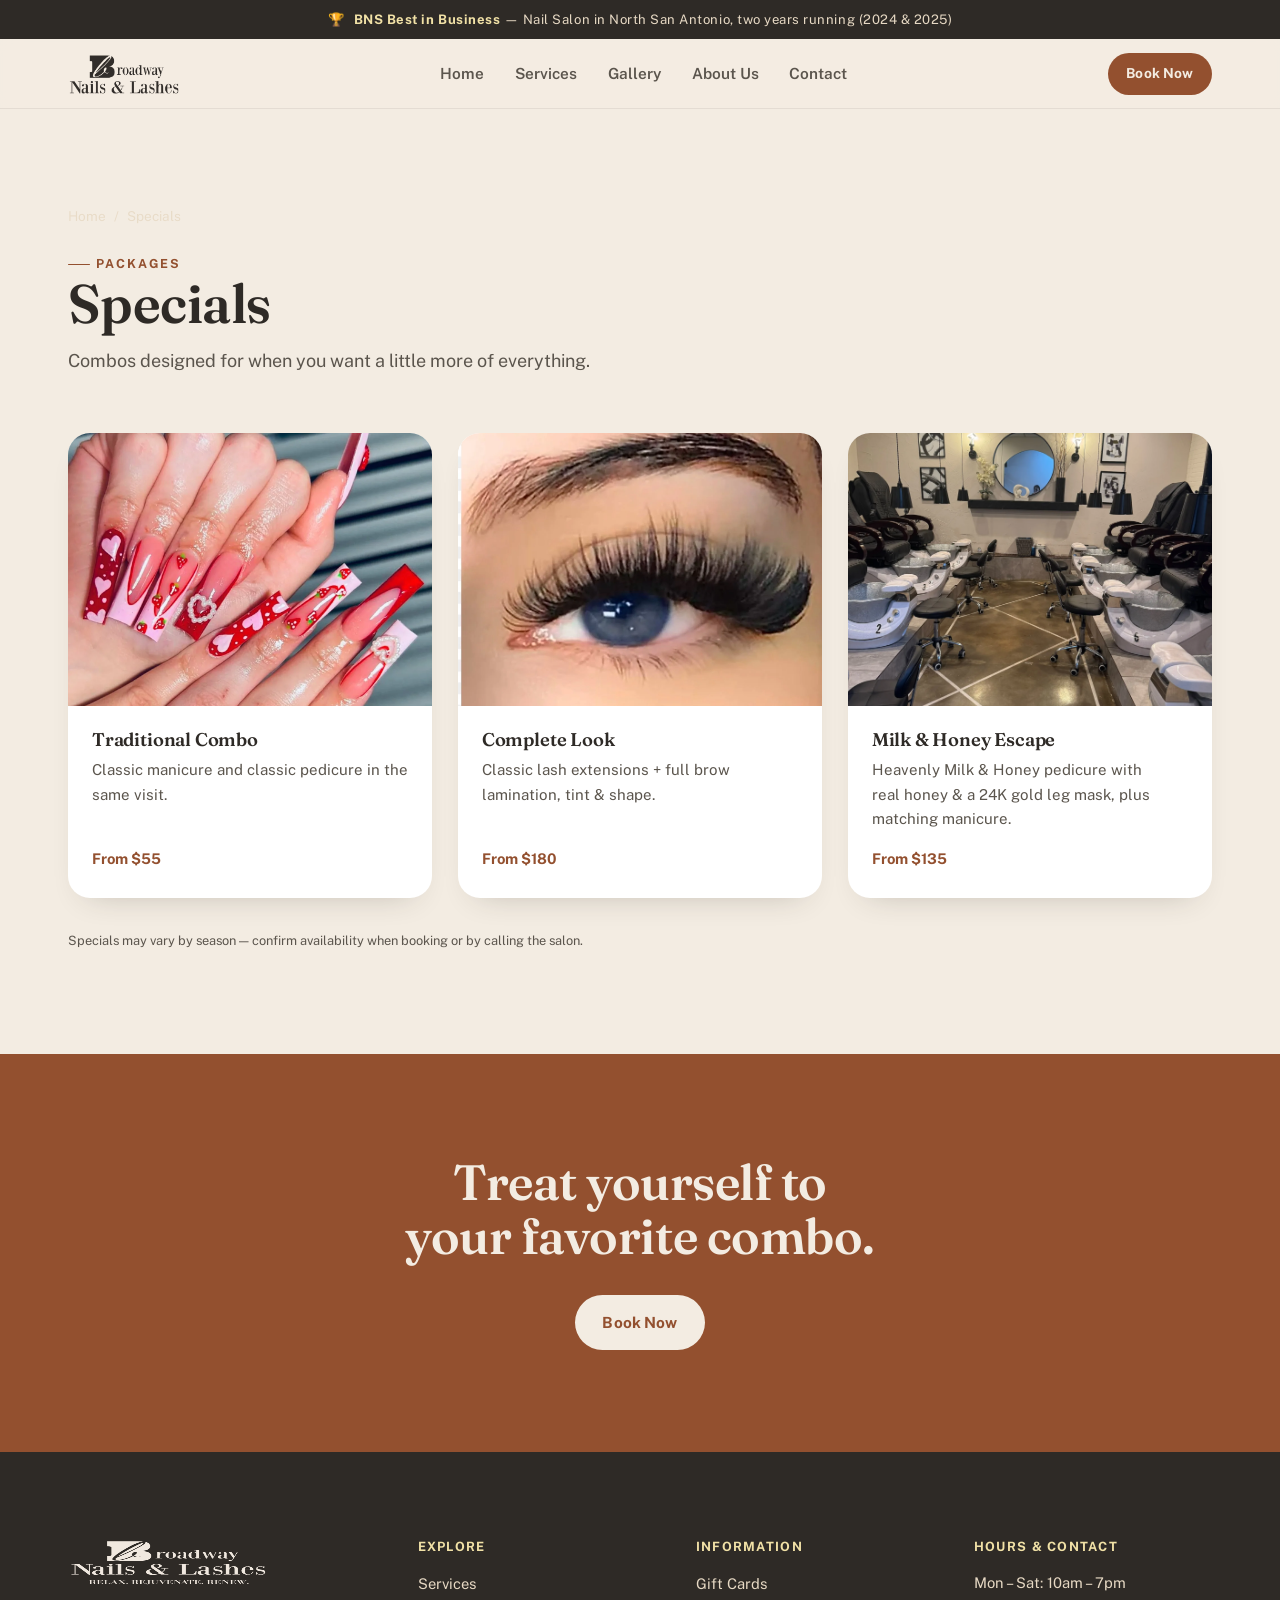
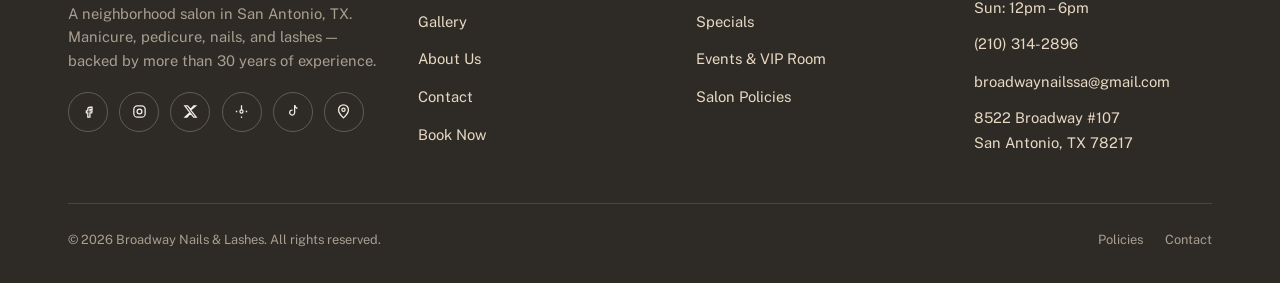
<file: specials.html>
<!doctype html>
<html lang="en">
<head>
<meta charset="UTF-8">
<meta name="viewport" content="width=device-width, initial-scale=1">
<title>Specials — Broadway Nails & Lashes</title>
<meta name="description" content="Promotions and special packages at Broadway Nails & Lashes, San Antonio, TX.">
<link rel="icon" href="favicon.ico" sizes="any">
<link rel="apple-touch-icon" href="assets/img/apple-touch-icon.png">
<link rel="preconnect" href="https://fonts.googleapis.com">
<link rel="preconnect" href="https://fonts.gstatic.com" crossorigin>
<link rel="stylesheet" href="https://fonts.googleapis.com/css2?family=Fraunces:ital,wght@0,400;0,500;0,600;0,700;1,400;1,500;1,600&family=Public+Sans:wght@400;500;600;700&display=swap">
<link rel="stylesheet" href="styles.css?v=20260830a">
<link rel="canonical" href="https://broadwaynailsandlashes.com/specials.html">
<meta name="keywords" content="nail salon specials San Antonio, mani pedi combo deals, nail salon promotions">
<meta name="robots" content="index, follow, max-image-preview:large">
<meta name="theme-color" content="#B4694A">
<meta name="author" content="Broadway Nails & Lashes">

<!-- Open Graph -->
<meta property="og:type" content="website">
<meta property="og:site_name" content="Broadway Nails &amp; Lashes">
<meta property="og:title" content="Specials — Broadway Nails & Lashes">
<meta property="og:description" content="Promotions and special packages at Broadway Nails & Lashes, San Antonio, TX.">
<meta property="og:url" content="https://broadwaynailsandlashes.com/specials.html">
<meta property="og:image" content="https://broadwaynailsandlashes.com/assets/img/nailart-red-heart-coffin.webp">
<meta property="og:image:width" content="1200">
<meta property="og:image:alt" content="Broadway Nails &amp; Lashes — San Antonio, TX">
<meta property="og:locale" content="en_US">

<!-- Twitter Card -->
<meta name="twitter:card" content="summary_large_image">
<meta name="twitter:title" content="Specials — Broadway Nails & Lashes">
<meta name="twitter:description" content="Promotions and special packages at Broadway Nails & Lashes, San Antonio, TX.">
<meta name="twitter:image" content="https://broadwaynailsandlashes.com/assets/img/nailart-red-heart-coffin.webp">
<meta name="twitter:site" content="@broadwaynailssa">

<!-- Google Search Console verification — replace with your real code from search.google.com/search-console -->
<!-- <meta name="google-site-verification" content="REPLACE_WITH_YOUR_GSC_CODE"> -->

<!-- Google Analytics (GA4) — replace G-XXXXXXXXXX with your real Measurement ID -->
<!--
<script async src="https://www.googletagmanager.com/gtag/js?id=G-XXXXXXXXXX"></script>
<script>
  window.dataLayer = window.dataLayer || [];
  function gtag(){dataLayer.push(arguments);}
  gtag('js', new Date());
  gtag('config', 'G-XXXXXXXXXX');
</script>
-->

<script type="application/ld+json">
{
  "@context": "https://schema.org",
  "@type": "NailSalon",
  "@id": "https://broadwaynailsandlashes.com/#business",
  "name": "Broadway Nails & Lashes",
  "alternateName": "Broadway Nails and Lashes",
  "description": "Family-run nail salon in San Antonio, TX offering manicure, pedicure, nail extensions, lash & brow services, waxing, and hair styling. Founded by Linda, with more than 30 years of experience. Winner of BNS Best in Business \u2014 Nail Salon, North San Antonio, 2024 & 2025.",
  "image": [
    "https://broadwaynailsandlashes.com/assets/img/hero-salon-wide.webp",
    "https://broadwaynailsandlashes.com/assets/img/interior-salon-warm.webp"
  ],
  "logo": "https://broadwaynailsandlashes.com/assets/img/logo-full.webp",
  "url": "https://broadwaynailsandlashes.com/",
  "telephone": "+1-210-314-2896",
  "email": "broadwaynailssa@gmail.com",
  "priceRange": "$$",
  "currenciesAccepted": "USD",
  "paymentAccepted": "Cash, Credit Card, Debit Card",
  "address": {
    "@type": "PostalAddress",
    "streetAddress": "8522 Broadway #107",
    "addressLocality": "San Antonio",
    "addressRegion": "TX",
    "postalCode": "78217",
    "addressCountry": "US"
  },
  "geo": {
    "@type": "GeoCoordinates",
    "latitude": 29.5178,
    "longitude": -98.4624
  },
  "hasMap": "https://www.google.com/maps/place/Broadway+Nails+%26+Lashes/@29.5178036,-98.4625501,15z/data=!4m6!3m5!1s0x865cf52f52014299:0xa1b88b4aef656ddc!8m2!3d29.5178036!4d-98.4625501!16s%2Fg%2F11f765j8qv?entry=ttu",
  "openingHoursSpecification": [
    {
      "@type": "OpeningHoursSpecification",
      "dayOfWeek": ["Monday", "Tuesday", "Wednesday", "Thursday", "Friday", "Saturday"],
      "opens": "10:00",
      "closes": "19:00"
    },
    {
      "@type": "OpeningHoursSpecification",
      "dayOfWeek": ["Sunday"],
      "opens": "12:00",
      "closes": "18:00"
    }
  ],
  "sameAs": [
    "https://www.facebook.com/BroadwayNailsAndLashes/",
    "https://www.instagram.com/broadwaynailsandlashes/",
    "https://x.com/broadwaynailssa",
    "https://www.yelp.com/biz/broadway-nails-and-lashes-san-antonio-2",
    "https://www.tiktok.com/@broadway.nailslash"
  ],
  "award": "BNS Best in Business \u2014 Nail Salon, North San Antonio, Texas (2024 & 2025)",
  "founder": {
    "@type": "Person",
    "name": "Linda"
  },
  "areaServed": {
    "@type": "City",
    "name": "San Antonio"
  },
  "hasOfferCatalog": {
    "@type": "OfferCatalog",
    "name": "Services",
    "itemListElement": [
      { "@type": "Offer", "itemOffered": { "@type": "Service", "name": "Manicure" }, "priceRange": "$18\u2013$70" },
      { "@type": "Offer", "itemOffered": { "@type": "Service", "name": "Pedicure" }, "priceRange": "$30\u2013$120" },
      { "@type": "Offer", "itemOffered": { "@type": "Service", "name": "Nail Extensions (Acrylic, Dip, GelX, Builder Gel)" }, "priceRange": "$48\u2013$85" },
      { "@type": "Offer", "itemOffered": { "@type": "Service", "name": "Eyelash Extensions" }, "priceRange": "$65\u2013$160" },
      { "@type": "Offer", "itemOffered": { "@type": "Service", "name": "Brows & Waxing" }, "priceRange": "$8\u2013$110" },
      { "@type": "Offer", "itemOffered": { "@type": "Service", "name": "Hair Styling" }, "priceRange": "$40+" }
    ]
  }
}
</script>
<script type="application/ld+json">
{
  "@context": "https://schema.org",
  "@type": "BreadcrumbList",
  "itemListElement": [
    {
      "@type": "ListItem",
      "position": 1,
      "name": "Home",
      "item": "https://broadwaynailsandlashes.com/"
    },
    {
      "@type": "ListItem",
      "position": 2,
      "name": "Specials",
      "item": "https://broadwaynailsandlashes.com/specials.html"
    }
  ]
}
</script>
</head>
<body>
<a class="skip-link" href="#contenido">Skip to content</a>
<div class="award-strip"><div class="container"><span aria-hidden="true">🏆</span><span><strong>BNS Best in Business</strong> — Nail Salon in North San Antonio, two years running (2024 &amp; 2025)</span></div></div>
<header class="site-header">
  <div class="container header-inner">
    <a class="brand" href="index.html" aria-label="Broadway Nails & Lashes — home"><img src="assets/img/logo-header.webp" alt="Broadway Nails & Lashes" width="220" height="79"></a>
    <nav class="main-nav" aria-label="Main navigation">
      <ul><li><a href="index.html">Home</a></li><li><a href="servicios.html">Services</a></li><li><a href="galeria.html">Gallery</a></li><li><a href="nosotros.html">About Us</a></li><li><a href="contacto.html">Contact</a></li></ul>
    </nav>
    <div class="header-cta">
      <a class="btn btn-primary btn-sm" href="https://www.fresha.com/a/broadway-nails-and-lashes-san-antonio-8522-broadway-qn6suuja/all-offer?menu=true&amp;pId=954452" target="_blank" rel="noopener"><span class="full">Book Now</span><span class="short">Book</span></a>
      <button class="nav-toggle" aria-label="Open menu" aria-expanded="false"><svg viewBox="0 0 24 24" fill="none" stroke="currentColor" stroke-width="1.8"><path d="M3 6h18M3 12h18M3 18h18"/></svg></button>
    </div>
  </div>
</header>
<div class="mobile-nav">
  <nav aria-label="Mobile navigation">
    <ul><li><a href="index.html">Home</a></li><li><a href="servicios.html">Services</a></li><li><a href="galeria.html">Gallery</a></li><li><a href="nosotros.html">About Us</a></li><li><a href="contacto.html">Contact</a></li></ul>
    <div class="header-cta"><a class="btn btn-primary" href="https://www.fresha.com/a/broadway-nails-and-lashes-san-antonio-8522-broadway-qn6suuja/all-offer?menu=true&amp;pId=954452" target="_blank" rel="noopener">Book Now</a></div>
  </nav>
</div>

<main id="contenido">
  <section class="section" style="padding-top:clamp(3.5rem,8vw,6rem);">
    <div class="container">
      <div class="section-head reveal">
        <div class="breadcrumb"><a href="index.html">Home</a><span>/</span><span>Specials</span></div>
        <span class="eyebrow">Packages</span>
        <h1 class="h1" style="font-size:clamp(2.2rem,4.6vw,3.4rem);">Specials</h1>
        <p class="body-l" style="margin-top:.8rem;">Combos designed for when you want a little more of everything.</p>
      </div>
      <div class="services-grid reveal-stagger" style="grid-template-columns:repeat(auto-fit,minmax(260px,1fr));">
        <div class="service-card">
          <div class="service-card__media"><img src="assets/img/nailart-red-heart-coffin.webp" alt="Manicure and pedicure combined" loading="lazy"></div>
          <div class="service-card__body">
            <h3 class="h3" style="font-size:1.15rem;">Traditional Combo</h3>
            <p class="service-card__desc">Classic manicure and classic pedicure in the same visit.</p>
            <span class="service-card__price">From $55</span>
          </div>
        </div>
        <div class="service-card">
          <div class="service-card__media"><img src="assets/img/lash-closeup.webp" alt="Lash extensions and brow lamination" loading="lazy"></div>
          <div class="service-card__body">
            <h3 class="h3" style="font-size:1.15rem;">Complete Look</h3>
            <p class="service-card__desc">Classic lash extensions + full brow lamination, tint &amp; shape.</p>
            <span class="service-card__price">From $180</span>
          </div>
        </div>
        <div class="service-card">
          <div class="service-card__media"><img src="assets/img/pedicure-area-2.webp" alt="Spa afternoon" loading="lazy"></div>
          <div class="service-card__body">
            <h3 class="h3" style="font-size:1.15rem;">Milk &amp; Honey Escape</h3>
            <p class="service-card__desc">Heavenly Milk &amp; Honey pedicure with real honey &amp; a 24K gold leg mask, plus matching manicure.</p>
            <span class="service-card__price">From $135</span>
          </div>
        </div>
      </div>
      <p class="field-note" style="margin-top:2rem;">Specials may vary by season — confirm availability when booking or by calling the salon.</p>
    </div>
  </section>

  <section class="section section--terracota cta-final">
    <div class="container reveal">
      <h2 class="h2">Treat yourself to your favorite combo.</h2>
      <div class="cta-final__actions">
        <a class="btn" href="https://www.fresha.com/a/broadway-nails-and-lashes-san-antonio-8522-broadway-qn6suuja/all-offer?menu=true&amp;pId=954452" target="_blank" rel="noopener" style="background:var(--crema); color:var(--terracota-dark);">Book Now</a>
      </div>
    </div>
  </section>
</main>

<footer class="site-footer">
  <div class="container">
    <div class="footer-top">
      <div class="footer-brand">
        <img src="assets/img/logo-full-cream.webp" alt="Broadway Nails & Lashes" width="200" height="93">
        <p>A neighborhood salon in San Antonio, TX. Manicure, pedicure, nails, and lashes — backed by more than 30 years of experience.</p>
        <div class="social-row social-row--dark" style="margin-top:1.2rem;">
          <a href="https://www.facebook.com/BroadwayNailsAndLashes/" target="_blank" rel="noopener" aria-label="Facebook"><svg viewBox="0 0 24 24" fill="none" stroke="currentColor" stroke-width="1.8"><path d="M14 9h3V6h-3c-1.7 0-3 1.3-3 3v2H9v3h2v6h3v-6h2.5l.5-3H14V9z"/></svg></a>
          <a href="https://www.instagram.com/broadwaynailsandlashes/" target="_blank" rel="noopener" aria-label="Instagram"><svg viewBox="0 0 24 24" fill="none" stroke="currentColor" stroke-width="1.8"><rect x="4" y="4" width="16" height="16" rx="5"/><circle cx="12" cy="12" r="3.4"/></svg></a>
          <a href="https://x.com/broadwaynailssa" target="_blank" rel="noopener" aria-label="Twitter / X"><svg viewBox="0 0 24 24" fill="none" stroke="currentColor" stroke-width="1.8"><path d="M4 4l7.4 9.5L4.4 20H7l5-5.6L16.5 20H20l-7.8-10L19.2 4H16.6l-4.6 5.1L8 4H4z"/></svg></a>
          <a href="https://www.yelp.com/biz/broadway-nails-and-lashes-san-antonio-2" target="_blank" rel="noopener" aria-label="Yelp"><svg viewBox="0 0 24 24" fill="none" stroke="currentColor" stroke-width="1.8"><circle cx="12" cy="12" r="2.2"/><path d="M12 3v7M12 21v-2M6 12H4M20 12h-2"/></svg></a>
          <a href="https://www.tiktok.com/@broadway.nailslash" target="_blank" rel="noopener" aria-label="TikTok"><svg viewBox="0 0 24 24" fill="none" stroke="currentColor" stroke-width="1.8"><path d="M15 3v10.5a3.5 3.5 0 11-3-3.46"/><path d="M15 3c.3 2.4 2 4.2 4 4.5"/></svg></a>
          <a href="https://www.google.com/maps/place/Broadway+Nails+%26+Lashes/@29.5178036,-98.4625501,15z/data=!4m6!3m5!1s0x865cf52f52014299:0xa1b88b4aef656ddc!8m2!3d29.5178036!4d-98.4625501!16s%2Fg%2F11f765j8qv?entry=ttu" target="_blank" rel="noopener" aria-label="Google Maps"><svg viewBox="0 0 24 24" fill="none" stroke="currentColor" stroke-width="1.8"><path d="M12 21s7-6.3 7-11.5A7 7 0 105 9.5C5 14.7 12 21 12 21z"/><circle cx="12" cy="9.5" r="2.3"/></svg></a>
        </div>
      </div>
      <div class="footer-col"><h4>Explore</h4><ul><li><a href="servicios.html">Services</a></li><li><a href="galeria.html">Gallery</a></li><li><a href="nosotros.html">About Us</a></li><li><a href="contacto.html">Contact</a></li><li><a href="https://www.fresha.com/a/broadway-nails-and-lashes-san-antonio-8522-broadway-qn6suuja/all-offer?menu=true&amp;pId=954452" target="_blank" rel="noopener">Book Now</a></li></ul></div>
      <div class="footer-col"><h4>Information</h4><ul><li><a href="gift-card.html">Gift Cards</a></li><li><a href="specials.html">Specials</a></li><li><a href="events.html">Events &amp; VIP Room</a></li><li><a href="policies.html">Salon Policies</a></li></ul></div>
      <div class="footer-col"><h4>Hours &amp; Contact</h4><ul><li><p>Mon – Sat: 10am – 7pm<br>Sun: 12pm – 6pm</p></li><li><a href="tel:+12103142896">(210) 314-2896</a></li><li><a href="mailto:broadwaynailssa@gmail.com">broadwaynailssa@gmail.com</a></li><li><p>8522 Broadway #107<br>San Antonio, TX 78217</p></li></ul></div>
    </div>
    <div class="footer-bottom"><p>© 2026 Broadway Nails &amp; Lashes. All rights reserved.</p><div class="footer-bottom-links"><a href="policies.html">Policies</a><a href="contacto.html">Contact</a></div></div>
  </div>
</footer>
<script defer src="lib/manifest.js"></script>
<script defer src="main.js?v=20260830a"></script>
</body>
</html>
</file>
<file: styles.css>
/* =============================================================
   BROADWAY NAILS & LASHES — Sistema de diseño
   Concepto: "tu pausa, en Broadway" — barrio, cálido, familiar.
   Paleta: Terracota / Crema / Salvia / Carbón / Oro (exclusivo premio)
   ============================================================= */

/* =============================================================
   1. Tokens
   ============================================================= */
:root {
  /* --- Color de marca (del brief, no negociable) --- */
  --terracota:       #B4694A;
  --terracota-dark:  #93502F;
  --terracota-deep:  #7C4225; /* fondos sólidos con texto crema — cumple WCAG AA 4.5:1 */
  --terracota-light: #E3B49F;
  --terracota-wash:  #F5E4DA;

  --crema:      #F3ECE2;
  --crema-dark: #E7D9C4;
  --crema-deep: #DCCBAF;

  --salvia:       #7A8B6F;
  --salvia-dark:  #5B6A52;
  --salvia-light: #CBD5C0;
  --salvia-wash:  #E8ECE2;

  --carbon:      #2E2A26;
  --carbon-soft: #5B554D;
  --carbon-faint:#A89F90; /* ajustado para 4.5:1 sobre --carbon (WCAG AA) */

  --oro:       #C9A227;  /* EXCLUSIVO: badge premio 2024/2025 */
  --oro-light: #F1E1A6;
  --oro-deep:  #8C6E16;

  --white: #FFFFFF;

  /* --- Semántica --- */
  --bg:          var(--crema);
  --bg-alt:      var(--crema-dark);
  --text:        var(--carbon);
  --text-soft:   var(--carbon-soft);
  --accent:      var(--terracota);
  --accent-2:    var(--salvia);

  /* --- Tipografía --- */
  --display: "Fraunces", "Iowan Old Style", Georgia, serif;
  --sans: "Public Sans", -apple-system, BlinkMacSystemFont, "Segoe UI", sans-serif;

  /* --- Forma --- */
  --radius-s: 12px;
  --radius-m: 22px;
  --radius-l: 36px;
  --radius-pill: 999px;

  /* --- Sombra --- */
  --shadow-soft: 0 24px 60px -34px rgba(46, 42, 38, .38);
  --shadow-card: 0 14px 32px -20px rgba(46, 42, 38, .30);
  --shadow-lift: 0 30px 70px -28px rgba(147, 80, 47, .35);

  /* --- Ritmo --- */
  --gutter: clamp(1.25rem, 4vw, 3rem);
  --section-pad: clamp(3.5rem, 8vw, 7.5rem);
  --container: 1240px;
  --container-narrow: 800px;

  /* --- Movimiento --- */
  --ease-out:  cubic-bezier(0.16, 1, 0.3, 1);
  --ease-soft: cubic-bezier(0.25, 0.46, 0.45, 0.94);
  --dur: .5s;
}

/* =============================================================
   2. Reset & base
   ============================================================= */
*, *::before, *::after { box-sizing: border-box; margin: 0; }
html {
  -webkit-text-size-adjust: 100%;
  tab-size: 2;
  overflow-x: clip;
  scroll-behavior: smooth;
  scroll-padding-top: 96px;
}
@media (prefers-reduced-motion: reduce) { html { scroll-behavior: auto; } }

body {
  background: var(--bg);
  color: var(--text);
  font-family: var(--sans);
  font-size: 16px;
  line-height: 1.65;
  -webkit-font-smoothing: antialiased;
  text-rendering: optimizeLegibility;
  overflow-x: clip;
  overscroll-behavior-y: none;
}

img, svg, video { display: block; max-width: 100%; }
img { height: auto; }
button { font: inherit; color: inherit; cursor: pointer; border: 0; background: none; }
a { color: inherit; text-decoration: none; }
ul, ol { list-style: none; padding: 0; }
p { text-wrap: pretty; }
h1, h2, h3, h4 { text-wrap: balance; line-height: 1.08; font-family: var(--display); font-weight: 600; color: var(--carbon); letter-spacing: -0.01em; }
input, textarea, select { font: inherit; color: inherit; }

::selection { background: var(--terracota-light); color: var(--carbon); }

:focus-visible {
  outline: 2px solid var(--terracota);
  outline-offset: 3px;
  border-radius: 4px;
}

/* =============================================================
   3. Utilidades
   ============================================================= */
.skip-link {
  position: fixed; top: -100px; left: 1rem;
  padding: .7rem 1.2rem; background: var(--carbon); color: var(--crema);
  z-index: 9999; border-radius: var(--radius-s); font-weight: 600;
  transition: top .3s var(--ease-out);
}
.skip-link:focus { top: 1rem; }

.container { width: 100%; max-width: var(--container); margin-inline: auto; padding-inline: var(--gutter); }
.container-narrow { width: 100%; max-width: var(--container-narrow); margin-inline: auto; padding-inline: var(--gutter); }

.sr-only {
  position: absolute; width: 1px; height: 1px; padding: 0; margin: -1px;
  overflow: hidden; clip: rect(0,0,0,0); white-space: nowrap; border: 0;
}

.eyebrow {
  display: inline-flex; align-items: center; gap: .5em;
  font-family: var(--sans); font-weight: 700; font-size: .78rem;
  letter-spacing: .16em; text-transform: uppercase; color: var(--terracota-dark);
}
.eyebrow::before {
  content: ""; width: 22px; height: 1.5px; background: currentColor; border-radius: 2px;
}

.section { padding-block: var(--section-pad); position: relative; }
.section--alt { background: var(--crema-dark); }
.section--carbon { background: var(--carbon); color: var(--crema); }
.section--carbon h1, .section--carbon h2, .section--carbon h3 { color: var(--crema); }
.section--terracota { background: var(--terracota-dark); color: var(--crema); }
.section--terracota h1, .section--terracota h2, .section--terracota h3 { color: var(--crema); }

.section-head { max-width: 640px; margin-bottom: clamp(2rem, 5vw, 3.5rem); }
.section-head--center { max-width: 640px; margin-inline: auto; text-align: center; }

/* =============================================================
   4. Tipografía
   ============================================================= */
.h1 { font-size: clamp(2.6rem, 5.4vw, 4.6rem); }
.h2 { font-size: clamp(2rem, 4vw, 3.1rem); }
.h3 { font-size: clamp(1.4rem, 2.4vw, 1.9rem); }
.lede {
  font-family: var(--display); font-weight: 400; font-style: italic;
  font-size: clamp(1.15rem, 2vw, 1.5rem); color: var(--text-soft); line-height: 1.5;
}
.body-l { font-size: 1.125rem; line-height: 1.7; color: var(--text-soft); }

/* =============================================================
   5. Componentes
   ============================================================= */

/* --- Botones --- */
.btn {
  display: inline-flex; align-items: center; justify-content: center; gap: .55em;
  padding: .95em 1.8em; border-radius: var(--radius-pill);
  font-weight: 700; font-size: .96rem; letter-spacing: .01em;
  transition: transform .35s var(--ease-out), box-shadow .35s var(--ease-out), background-color .35s var(--ease-out), color .35s var(--ease-out);
  white-space: nowrap;
}
.btn-primary {
  background: var(--terracota-dark); color: var(--crema);
  box-shadow: var(--shadow-lift);
}
.btn-primary:hover { background: var(--terracota-deep); transform: translateY(-2px); }
.btn-secondary {
  background: transparent; color: var(--carbon);
  border: 1.5px solid var(--carbon);
}
.btn-secondary:hover { background: var(--carbon); color: var(--crema); transform: translateY(-2px); }
.btn-on-dark { border-color: var(--crema); color: var(--crema); }
.btn-on-dark:hover { background: var(--crema); color: var(--carbon); }
.btn-ghost { color: var(--terracota-dark); font-weight: 700; }
.btn-ghost::after { content: "→"; margin-left: .5em; display: inline-block; transition: transform .35s var(--ease-out); }
.btn-ghost:hover::after { transform: translateX(4px); }
.btn-sm { padding: .7em 1.3em; font-size: .86rem; }

/* --- Header / Nav --- */
.site-header {
  position: sticky; top: 0; z-index: 100;
  background: rgba(243, 236, 226, .92);
  backdrop-filter: blur(10px) saturate(140%);
  -webkit-backdrop-filter: blur(10px) saturate(140%);
  border-bottom: 1px solid rgba(46,42,38,.08);
  transition: box-shadow .4s var(--ease-out);
}
.site-header.is-scrolled { box-shadow: 0 10px 30px -22px rgba(46,42,38,.4); }
.header-inner {
  display: flex; align-items: center; justify-content: space-between;
  gap: 1.5rem; padding-block: .85rem;
}
.brand { display: flex; align-items: center; }
.brand img { height: 40px; width: auto; }
.brand-tagline { display: none; }

.main-nav { display: none; }
.main-nav ul { display: flex; align-items: center; gap: clamp(1.2rem, 2.4vw, 2.2rem); }
.main-nav a {
  font-weight: 600; font-size: .96rem; color: var(--carbon-soft);
  position: relative; padding-block: .3rem;
  transition: color .3s var(--ease-out);
}
.main-nav a::after {
  content: ""; position: absolute; left: 0; right: 0; bottom: -2px; height: 2px;
  background: var(--terracota); transform: scaleX(0); transform-origin: right;
  transition: transform .35s var(--ease-out);
}
.main-nav a:hover, .main-nav a[aria-current="page"] { color: var(--carbon); }
.main-nav a:hover::after, .main-nav a[aria-current="page"]::after { transform: scaleX(1); transform-origin: left; }

.header-cta { display: flex; align-items: center; gap: .6rem; }
.header-cta .btn { padding-inline: 1.35em; }
.header-cta .btn span.full { display: none; }

.nav-toggle {
  display: inline-flex; align-items: center; justify-content: center;
  width: 42px; height: 42px; border-radius: var(--radius-pill);
  border: 1.5px solid rgba(46,42,38,.18);
}
.nav-toggle svg { width: 20px; height: 20px; }

.mobile-nav {
  display: none; position: fixed; inset: 0; z-index: 99;
  background: var(--crema); padding: 6.5rem 1.5rem 2rem;
  overflow-y: auto;
}
.mobile-nav.is-open { display: block; }
.mobile-nav ul { display: flex; flex-direction: column; gap: 0; }
.mobile-nav a {
  display: block; padding: 1.1rem 0; font-family: var(--display); font-size: 1.6rem;
  font-weight: 600; border-bottom: 1px solid rgba(46,42,38,.1);
}
.mobile-nav .header-cta { margin-top: 2rem; }
.mobile-nav .header-cta .btn { width: 100%; }

/* --- Badge de premio (Oro exclusivo) --- */
.award-strip {
  background: var(--carbon); color: var(--crema-dark);
  font-size: .82rem; letter-spacing: .04em;
}
.award-strip .container { display: flex; align-items: center; justify-content: center; gap: .6rem; padding-block: .55rem; text-align: center; }
.award-strip strong { color: var(--oro-light); font-weight: 700; }

.badge-award {
  display: inline-flex; align-items: center; gap: .7rem;
  padding: .6rem 1.1rem .6rem .7rem;
  background: var(--crema);
  border: 1.5px solid var(--oro);
  border-radius: var(--radius-pill);
  box-shadow: var(--shadow-card);
}
.badge-award .badge-icon {
  display: inline-flex; align-items: center; justify-content: center;
  width: 34px; height: 34px; border-radius: 50%;
  background: var(--oro); color: var(--carbon); flex-shrink: 0;
}
.badge-award .badge-icon svg { width: 18px; height: 18px; }
.badge-award-text { display: flex; flex-direction: column; line-height: 1.2; }
.badge-award-text strong { font-family: var(--display); font-size: .95rem; font-weight: 700; color: var(--carbon); }
.badge-award-text span { font-size: .74rem; color: var(--text-soft); letter-spacing: .02em; }

.badge-award--lg { padding: 1rem 1.6rem 1rem 1rem; gap: 1rem; }
.badge-award--lg .badge-icon { width: 56px; height: 56px; }
.badge-award--lg .badge-icon svg { width: 28px; height: 28px; }
.badge-award--lg .badge-award-text strong { font-size: 1.2rem; }
.badge-award--lg .badge-award-text span { font-size: .84rem; }

/* --- Insignias reales (BNS Best in Business) --- */
.badge-icon--photo { background: none; }
.badge-icon--photo img { width: 100%; height: 100%; border-radius: 50%; object-fit: cover; }

.award-badges { display: flex; align-items: center; justify-content: center; gap: clamp(1.4rem, 4vw, 2.4rem); flex-wrap: wrap; }
.award-badges img {
  width: 140px; height: 140px; cursor: pointer;
  filter: drop-shadow(0 12px 22px rgba(46,42,38,.28));
  transition: transform .45s var(--ease-out), filter .45s var(--ease-out);
}
.award-badges img:hover, .award-badges img:focus-visible {
  transform: scale(1.18) translateY(-4px);
  filter: drop-shadow(0 22px 34px rgba(46,42,38,.38));
}
@media (min-width: 540px) { .award-badges img { width: 170px; height: 170px; } }
@media (min-width: 960px) { .award-badges img { width: 200px; height: 200px; } }

.award-proof { display: flex; align-items: center; justify-content: center; gap: 2rem; flex-wrap: wrap; }
.award-proof__plaque {
  width: 190px; border-radius: var(--radius-s); box-shadow: var(--shadow-card); cursor: pointer;
  transition: transform .45s var(--ease-out), box-shadow .45s var(--ease-out);
}
.award-proof__plaque:hover, .award-proof__plaque:focus-visible {
  transform: scale(1.1) translateY(-4px);
  box-shadow: var(--shadow-soft);
}
@media (min-width: 720px) { .award-proof__plaque { width: 250px; } }

/* --- Tarjeta genérica --- */
.card {
  background: var(--white);
  border-radius: var(--radius-m);
  box-shadow: var(--shadow-card);
  overflow: hidden;
  transition: transform .45s var(--ease-out), box-shadow .45s var(--ease-out);
}
.card:hover { transform: translateY(-6px); box-shadow: var(--shadow-soft); }

/* --- Servicio card --- */
.service-card {
  display: flex; flex-direction: column; height: 100%;
  background: var(--white);
  border-radius: var(--radius-m);
  overflow: hidden; box-shadow: var(--shadow-card);
  transition: transform .45s var(--ease-out), box-shadow .45s var(--ease-out);
}
.service-card:hover { transform: translateY(-6px); box-shadow: var(--shadow-soft); }
.service-card__media { aspect-ratio: 4/3; overflow: hidden; background: var(--salvia-wash); }
.service-card__media img { width: 100%; height: 100%; object-fit: cover; transition: transform .8s var(--ease-out); }
.service-card:hover .service-card__media img { transform: scale(1.06); }
.service-card__media--icon { display: flex; align-items: center; justify-content: center; }
.service-card__media--icon svg { width: 44%; height: 44%; color: var(--salvia-dark); }
.service-card__body { padding: 1.5rem 1.5rem 1.7rem; display: flex; flex-direction: column; gap: .5rem; flex: 1; }
.service-card__price { font-family: var(--sans); font-weight: 700; color: var(--terracota-dark); font-size: .92rem; margin-top: auto; padding-top: .4rem; }
.service-card__desc { color: var(--text-soft); font-size: .94rem; }

/* --- Cita de Linda (elemento firma recurrente) --- */
.linda-quote {
  display: grid; gap: clamp(1.5rem, 4vw, 3rem);
  align-items: center;
  background: var(--salvia-wash);
  border-radius: var(--radius-l);
  padding: clamp(1.75rem, 4vw, 3.25rem);
  position: relative;
  overflow: hidden;
}
.linda-quote__sprig {
  position: absolute; top: 0; right: 0; width: 160px; height: 160px;
  color: var(--salvia); opacity: .35; transform: translate(20%, -20%);
  pointer-events: none;
}
.linda-quote__media { border-radius: var(--radius-m); overflow: hidden; aspect-ratio: 4/5; }
.linda-quote__media img { width: 100%; height: 100%; object-fit: cover; }
.linda-quote__mark { font-family: var(--display); font-size: 3.2rem; color: var(--terracota); line-height: 1; opacity: .55; }
.linda-quote__text { font-family: var(--display); font-style: italic; font-weight: 500; font-size: clamp(1.25rem, 2.6vw, 1.9rem); color: var(--carbon); line-height: 1.4; }
.linda-quote__attr { margin-top: 1.1rem; display: flex; align-items: center; gap: .7rem; }
.linda-quote__attr strong { font-family: var(--sans); font-weight: 700; font-size: .95rem; }
.linda-quote__attr span { font-size: .84rem; color: var(--text-soft); }
.linda-quote--compact { grid-template-columns: 1fr; padding: clamp(1.5rem, 4vw, 2.25rem); }
.linda-quote--compact .linda-quote__text { font-size: clamp(1.1rem, 2vw, 1.35rem); }

@media (min-width: 720px) {
  .linda-quote { grid-template-columns: 0.8fr 1.2fr; }
}

/* --- Sprig ilustración botánica inline (usada suelta) --- */
.sprig { color: var(--salvia); }

/* --- Marquee (franja de scroll continuo) --- */
.marquee {
  overflow: hidden;
  position: relative;
  -webkit-mask-image: linear-gradient(90deg, transparent, black 6%, black 94%, transparent);
  mask-image: linear-gradient(90deg, transparent, black 6%, black 94%, transparent);
}
.marquee__track {
  display: flex; gap: 1rem; width: max-content;
  animation: marquee-scroll 38s linear infinite;
}
.marquee:hover .marquee__track,
.marquee:focus-within .marquee__track { animation-play-state: paused; }
.marquee__item {
  flex: 0 0 auto; width: 190px; height: 250px;
  border-radius: var(--radius-m); overflow: hidden; box-shadow: var(--shadow-card);
}
.marquee__item img { width: 100%; height: 100%; object-fit: cover; }
@keyframes marquee-scroll {
  from { transform: translateX(0); }
  to { transform: translateX(-50%); }
}
@media (min-width: 720px) {
  .marquee__item { width: 240px; height: 310px; }
}
@media (prefers-reduced-motion: reduce) {
  .marquee__track { animation-play-state: paused; }
}

/* --- Galería --- */
.gallery-grid {
  display: grid; gap: clamp(.6rem, 1.6vw, 1.1rem);
  grid-template-columns: repeat(2, 1fr);
}
.gallery-grid a { display: block; border-radius: var(--radius-m); overflow: hidden; position: relative; box-shadow: var(--shadow-card); }
.gallery-grid img { width: 100%; height: 100%; object-fit: cover; aspect-ratio: 1/1; transition: transform .7s var(--ease-out); }
.gallery-grid a:hover img { transform: scale(1.08); }
.gallery-grid a::after {
  content: ""; position: absolute; inset: 0; background: linear-gradient(180deg, transparent 60%, rgba(46,42,38,.45));
  opacity: 0; transition: opacity .4s var(--ease-out);
}
.gallery-grid a:hover::after { opacity: 1; }
.gallery-grid .tall { grid-row: span 2; }
.gallery-grid .tall img { aspect-ratio: 1/2.15; }

@media (min-width: 720px) {
  .gallery-grid { grid-template-columns: repeat(4, 1fr); }
}

.gallery-grid [hidden] { display: none; }

/* --- Filtro de galería por categoría --- */
.gallery-filter-menu {
  display: grid; grid-template-columns: repeat(2, 1fr); gap: .9rem;
}
@media (min-width: 720px) { .gallery-filter-menu { grid-template-columns: repeat(5, 1fr); gap: 1.1rem; } }

.gallery-filter {
  display: flex; flex-direction: column; align-items: center; gap: .7rem;
  padding: .9rem .7rem 1.1rem; border-radius: var(--radius-m);
  background: var(--white);
  box-shadow: var(--shadow-card);
  border: 2px solid transparent;
  transition: transform .35s var(--ease-out), box-shadow .35s var(--ease-out), border-color .35s var(--ease-out);
  text-align: center;
}
.gallery-filter:hover { transform: translateY(-4px); box-shadow: var(--shadow-soft); }
.gallery-filter[aria-selected="true"] { border-color: var(--terracota); }
.gallery-filter__thumb {
  width: 100%; aspect-ratio: 1/1; border-radius: var(--radius-s); overflow: hidden; background: var(--salvia-wash);
}
.gallery-filter__thumb img { width: 100%; height: 100%; object-fit: cover; }
.gallery-filter__thumb--icon { display: flex; align-items: center; justify-content: center; }
.gallery-filter__thumb--icon svg { width: 40%; height: 40%; color: var(--salvia-dark); }
.gallery-filter__thumb--photo svg { width: 100%; height: 100%; }
.gallery-filter span.gallery-filter__label { font-weight: 700; font-size: .84rem; line-height: 1.25; color: var(--carbon); }

.gallery-empty {
  grid-column: 1 / -1; text-align: center; padding: 3rem 1.5rem;
  background: var(--white);
  border-radius: var(--radius-m); box-shadow: var(--shadow-card);
  color: var(--text-soft);
}

/* --- Reseñas --- */
.review-card {
  background: var(--white);
  border-radius: var(--radius-m); padding: 1.8rem;
  box-shadow: var(--shadow-card); height: 100%;
  display: flex; flex-direction: column; gap: 1rem;
}
.review-card__stars { color: var(--oro); display: flex; gap: .15rem; }
.review-card__stars svg { width: 16px; height: 16px; }
.review-card__text { color: var(--text-soft); font-size: .96rem; line-height: 1.6; }
.review-card__name { font-weight: 700; font-size: .92rem; }
.review-card__source { color: var(--terracota-dark); font-size: .8rem; font-weight: 600; }

/* --- Formulario de contacto --- */
.form-grid { display: grid; gap: 1.1rem; }
@media (min-width: 720px) { .form-grid.cols-2 { grid-template-columns: 1fr 1fr; } }
.field { display: flex; flex-direction: column; gap: .5rem; }
.field label { font-weight: 700; font-size: .86rem; color: var(--carbon); }
.field input, .field select, .field textarea {
  background: var(--white);
  border: 1.5px solid var(--crema-deep);
  border-radius: var(--radius-s); padding: .9em 1.05em; font-size: .96rem;
  transition: border-color .3s var(--ease-out), box-shadow .3s var(--ease-out);
}
.field input:focus, .field select:focus, .field textarea:focus {
  border-color: var(--terracota); outline: none;
  box-shadow: 0 0 0 4px var(--terracota-wash);
}
.field textarea { resize: vertical; min-height: 130px; }
.field-note { font-size: .8rem; color: var(--text-soft); }
.form-status { display: none; padding: 1rem 1.2rem; border-radius: var(--radius-s); font-weight: 600; font-size: .9rem; }
.form-status.is-visible { display: block; }
.form-status--ok { background: var(--salvia-wash); color: var(--salvia-dark); }
.form-status--err { background: var(--terracota-wash); color: var(--terracota-dark); }

/* --- Formulario: tarjeta de éxito superpuesta --- */
.contact-form-wrap { position: relative; }
.form-success {
  text-align: center; padding: clamp(3rem, 8vw, 5rem) 1.5rem;
  background: var(--white);
  border-radius: var(--radius-m); box-shadow: var(--shadow-card);
}
.form-success__icon {
  width: 60px; height: 60px; border-radius: 50%;
  background: var(--salvia-wash); color: var(--salvia-dark);
  display: flex; align-items: center; justify-content: center;
  margin: 0 auto 1.3rem;
}
.form-success__icon svg { width: 28px; height: 28px; }
.form-success h3 { font-size: clamp(1.3rem, 2.6vw, 1.7rem); margin-bottom: .5rem; }
.form-success p { color: var(--text-soft); }

/* --- Info tarjetas (horario / dirección / tel) --- */
.info-card {
  display: flex; gap: 1rem; align-items: flex-start;
  background: var(--white);
  border-radius: var(--radius-m);
  padding: 1.4rem 1.5rem; box-shadow: var(--shadow-card);
}
.info-card svg { width: 22px; height: 22px; color: var(--terracota); flex-shrink: 0; margin-top: .15rem; }
.info-card h3 { font-size: 1.02rem; margin-bottom: .3rem; }
.info-card p { color: var(--text-soft); font-size: .92rem; line-height: 1.55; }
.info-card a:hover { color: var(--terracota-dark); }

/* --- Redes sociales --- */
.social-row { display: flex; gap: .7rem; flex-wrap: wrap; }
.social-row a {
  display: inline-flex; align-items: center; justify-content: center;
  width: 40px; height: 40px; border-radius: 50%;
  border: 1.5px solid rgba(46,42,38,.16);
  transition: background-color .3s var(--ease-out), border-color .3s var(--ease-out), transform .3s var(--ease-out), color .3s var(--ease-out);
}
.social-row a svg { width: 17px; height: 17px; }
.social-row a:hover { background: var(--terracota); border-color: var(--terracota); color: var(--crema); transform: translateY(-3px); }
.social-row--dark a { border-color: rgba(243,236,226,.25); color: var(--crema); }
.social-row--dark a:hover { background: var(--terracota); border-color: var(--terracota); }

/* --- Breadcrumb / page hero (páginas internas) --- */
.page-hero {
  position: relative; padding-block: clamp(4.5rem, 12vw, 8rem) clamp(3rem, 7vw, 5rem);
  overflow: hidden;
}
/* Foto propia de cada página interna desactivada en esta versión: el video de
   fondo del sitio se deja ver también aquí. */
.page-hero__bg { position: absolute; inset: 0; z-index: 0; }
.page-hero__bg img { width: 100%; height: 100%; object-fit: cover; }
.page-hero__bg::after {
  content: ""; position: absolute; inset: 0;
  background: linear-gradient(180deg, rgba(46,42,38,.55), rgba(180,105,74,.55));
}
.page-hero__content { position: relative; z-index: 1; max-width: 720px; }
.page-hero__content .eyebrow { color: var(--oro-light); }
.page-hero__content h1 { color: var(--crema); }
.page-hero__content p { color: var(--crema-dark); }
.breadcrumb { display: flex; gap: .5rem; align-items: center; font-size: .85rem; color: var(--crema-dark); margin-bottom: 1.2rem; opacity: .85; }
.breadcrumb a:hover { color: var(--white); }

/* --- Footer --- */
.site-footer { background: var(--carbon); color: var(--crema-dark); padding-block: clamp(3.5rem, 7vw, 5.5rem) 2rem; }
.footer-top { display: grid; gap: 2.5rem; padding-bottom: 3rem; border-bottom: 1px solid rgba(243,236,226,.14); }
.footer-brand img { height: 46px; margin-bottom: 1rem; }
.footer-brand p { max-width: 320px; font-size: .92rem; line-height: 1.6; color: var(--carbon-faint); }
.footer-col h4 { font-family: var(--sans); font-size: .8rem; font-weight: 700; letter-spacing: .1em; text-transform: uppercase; color: var(--oro-light); margin-bottom: 1.1rem; }
.footer-col ul { display: flex; flex-direction: column; gap: .7rem; }
.footer-col a, .footer-col p { font-size: .92rem; color: var(--crema-dark); }
.footer-col a:hover { color: var(--white); }
.footer-bottom { display: flex; flex-wrap: wrap; gap: 1rem; justify-content: space-between; align-items: center; padding-top: 1.6rem; font-size: .8rem; color: var(--carbon-faint); }
.footer-bottom-links { display: flex; gap: 1.4rem; flex-wrap: wrap; }
.footer-bottom-links a:hover { color: var(--crema); }

@media (min-width: 720px) {
  .footer-top { grid-template-columns: 1.3fr repeat(3, 1fr); }
}

/* =============================================================
   6. Secciones
   ============================================================= */

/* --- Hero Home --- */
.hero {
  position: relative;
  /* 100svh minus the header that sits above it in normal flow,
     so the CTA buttons always land inside the first viewport, never below the fold */
  min-height: calc(100svh - 92px);
  display: flex; align-items: flex-end;
  padding-top: clamp(4.5rem, 9vh, 6rem);
}
@media (min-width: 540px) {
  .hero { min-height: calc(100svh - 72px); }
}
.hero__bg {
  position: absolute; inset: -3%; z-index: 0; overflow: hidden;
  transition: transform 1.1s var(--ease-out);
  will-change: transform;
}
.hero__bg img {
  position: absolute; inset: 0;
  width: 100%; height: 100%; object-fit: cover; object-position: center 42%;
  opacity: 0;
  transition: opacity 1.6s var(--ease-soft);
}
.hero__bg img:first-child { opacity: 1; } /* always-visible fallback if JS never runs */
.hero__bg img.is-active { opacity: 1; z-index: 1; }
.hero__bg::after {
  content: "";
  position: absolute; inset: 0;
  background: linear-gradient(0deg, rgba(20,17,15,.72) 0%, rgba(20,17,15,.5) 40%, rgba(30,20,18,.32) 68%, rgba(74,38,42,.22) 100%);
}
.hero__content { position: relative; z-index: 1; padding-bottom: clamp(2rem, 5vh, 3.5rem); max-width: 780px; }
.hero__badge { margin-bottom: 1.1rem; }
.hero .eyebrow { color: var(--white); margin-bottom: .7rem; text-shadow: 0 0 2px rgba(0,0,0,1), 0 1px 4px rgba(0,0,0,.95), 0 2px 16px rgba(0,0,0,.8); }
.hero h1 { color: var(--white); font-weight: 800; font-size: clamp(2.9rem, 6.6vw, 5.3rem); max-width: 14ch; text-shadow: 0 0 2px rgba(0,0,0,1), 0 2px 8px rgba(0,0,0,.95), 0 8px 40px rgba(0,0,0,.8), 0 1px 1px rgba(0,0,0,1); }
.hero p.lede { color: var(--white); margin-top: .9rem; max-width: 54ch; font-style: normal; font-family: var(--sans); font-size: 1.2rem; font-weight: 700; text-shadow: 0 0 2px rgba(0,0,0,1), 0 1px 4px rgba(0,0,0,.95), 0 3px 20px rgba(0,0,0,.8); }
.hero__actions { display: flex; flex-wrap: wrap; gap: .9rem; margin-top: 3.9rem; }
.hero__actions .btn-secondary.btn-on-dark {
  background: rgba(46,42,38,.5);
  backdrop-filter: blur(6px); -webkit-backdrop-filter: blur(6px);
  border-color: var(--crema);
  color: var(--crema);
  box-shadow: 0 2px 14px rgba(0,0,0,.3);
  font-weight: 800;
}
.hero__actions .btn-secondary.btn-on-dark:hover { background: var(--crema); color: var(--carbon); border-color: var(--crema); }

/* --- Revelación cinética del titular del hero --- */
.hero h1 .hero-word {
  display: inline-block;
  opacity: 0; transform: translateY(28px); filter: blur(6px);
  transition: opacity 1s var(--ease-soft), transform 1s var(--ease-soft), filter 1s var(--ease-soft);
}
.hero h1.is-revealed .hero-word { opacity: 1; transform: none; filter: blur(0); }
@media (prefers-reduced-motion: reduce) {
  .hero h1 .hero-word { opacity: 1; transform: none; filter: none; transition: none; }
  .hero__bg { transition: none; }
}

@media (min-height: 780px) {
  .hero__badge { margin-bottom: 1.6rem; }
  .hero .eyebrow { margin-bottom: 1rem; }
  .hero h1 { font-size: clamp(3rem, 7vw, 5.8rem); }
  .hero p.lede { margin-top: 1.2rem; }
  .hero__actions { margin-top: 4.6rem; }
}

/* --- Sección premio --- */
.award-section { text-align: center; }
.award-section__badge { display: flex; justify-content: center; margin-bottom: 1.8rem; }
.award-section p { max-width: 620px; margin-inline: auto; }

/* --- Servicios destacados --- */
.services-grid {
  display: grid; gap: clamp(1rem, 2.4vw, 1.6rem);
  grid-template-columns: repeat(2, 1fr);
}
@media (min-width: 720px) { .services-grid { grid-template-columns: repeat(3, 1fr); } }

/* --- CTA final --- */
.cta-final { text-align: center; }
.cta-final h2 { max-width: 18ch; margin-inline: auto; }
.cta-final__actions { display: flex; flex-wrap: wrap; gap: 1rem; justify-content: center; margin-top: 2rem; }

/* --- Bloque interior wide (Nosotros / Servicios headers) --- */
.split-block { display: grid; gap: clamp(2rem, 5vw, 3.5rem); align-items: center; }
@media (min-width: 960px) { .split-block { grid-template-columns: 1fr 1fr; } }
.split-block__media { border-radius: var(--radius-l); overflow: hidden; }
.split-block__media img { width: 100%; height: 100%; object-fit: cover; }
.split-block--reverse .split-block__media { order: -1; }
@media (min-width: 960px) { .split-block--reverse .split-block__media { order: 2; } }

/* --- Valores / iconos --- */
.value-list { display: grid; gap: 1.4rem; grid-template-columns: repeat(2,1fr); }
@media (min-width: 720px) { .value-list { grid-template-columns: repeat(4,1fr); } }
.value-item { text-align: left; }
.value-item svg { width: 30px; height: 30px; color: var(--terracota); margin-bottom: .9rem; }
.value-item h3 { font-size: 1.05rem; margin-bottom: .4rem; }
.value-item p { font-size: .88rem; color: var(--text-soft); }

/* --- Tabla / listado de precios (HTML real) --- */
.price-list { display: flex; flex-direction: column; }
.price-row {
  display: flex; justify-content: space-between; gap: 1rem;
  padding-block: 1.05rem; border-bottom: 1px dashed var(--crema-deep);
}
.price-row__name { font-weight: 600; }
.price-row__desc { font-size: .84rem; color: var(--text-soft); margin-top: .2rem; }
.price-row__amount { font-family: var(--display); font-weight: 600; font-size: 1.05rem; color: var(--terracota-dark); white-space: nowrap; }
.service-block { margin-bottom: clamp(2.5rem, 5vw, 4rem); }
.service-block__head { display: flex; align-items: center; gap: 1rem; margin-bottom: 1.2rem; }
.service-block__head svg { width: 30px; height: 30px; color: var(--salvia-dark); flex-shrink: 0; }

/* --- Mapa embed --- */
.map-embed { border-radius: var(--radius-l); overflow: hidden; box-shadow: var(--shadow-card); aspect-ratio: 4/3; }
.map-embed iframe { width: 100%; height: 100%; border: 0; }
@media (min-width: 720px) { .map-embed { aspect-ratio: 16/9; } }

/* =============================================================
   7. Efectos
   ============================================================= */
.reveal { opacity: 0; transform: translateY(28px); transition: opacity .8s var(--ease-soft), transform .8s var(--ease-soft); }
.reveal.is-visible { opacity: 1; transform: none; }
.reveal[data-split] { opacity: 1; transform: none; } /* defensivo */

.reveal-stagger > * { opacity: 0; transform: translateY(24px); transition: opacity .7s var(--ease-soft), transform .7s var(--ease-soft); }
.reveal-stagger.is-visible > * { opacity: 1; transform: none; }
.reveal-stagger.is-visible > *:nth-child(1) { transition-delay: .02s; }
.reveal-stagger.is-visible > *:nth-child(2) { transition-delay: .1s; }
.reveal-stagger.is-visible > *:nth-child(3) { transition-delay: .18s; }
.reveal-stagger.is-visible > *:nth-child(4) { transition-delay: .26s; }
.reveal-stagger.is-visible > *:nth-child(5) { transition-delay: .34s; }
.reveal-stagger.is-visible > *:nth-child(6) { transition-delay: .42s; }

@media (prefers-reduced-motion: reduce) {
  .reveal, .reveal-stagger > * { opacity: 1; transform: none; transition: none; }
}

/* =============================================================
   8. Responsive — ajustes globales por breakpoint
   ============================================================= */
@media (min-width: 720px) {
  .brand-tagline { display: block; font-size: .68rem; letter-spacing: .12em; text-transform: uppercase; color: var(--text-soft); margin-top: .1rem; }
}

@media (min-width: 960px) {
  .main-nav { display: block; }
  .nav-toggle { display: none; }
  .header-cta .btn span.full { display: inline; }
  .header-cta .btn span.short { display: none; }
}

@media (max-width: 959px) {
  .header-cta .btn span.full { display: none; }
}

/* =============================================================
   9. Reduced motion (solo lo intrusivo)
   ============================================================= */
@media (prefers-reduced-motion: reduce) {
  .hero__bg img { transform: none !important; }
}

/* =============================================================
   10. Servicios — filtro por categoría + tarjetas de tratamiento
   ============================================================= */
.services-filter-menu { grid-template-columns: repeat(2, 1fr); }
@media (min-width: 640px) { .services-filter-menu { grid-template-columns: repeat(3, 1fr); } }
@media (min-width: 980px) { .services-filter-menu { grid-template-columns: repeat(5, 1fr); gap: 1.1rem; } }

.services-filter-menu .gallery-filter[aria-selected="true"] { border-color: var(--terracota); background: var(--crema); }

[data-services-results] { scroll-margin-top: 110px; }
[data-services-panel][hidden] { display: none; }

.services-empty-hint {
  text-align: center; padding: clamp(2.5rem, 6vw, 4rem) 1.5rem;
  color: var(--text-soft); font-size: 1rem;
}
.services-empty-hint[hidden] { display: none; }

.price-list__heading {
  font-family: var(--display); font-size: 1.05rem; font-weight: 600;
  color: var(--terracota-dark); margin: 1.6rem 0 .6rem;
}
.price-list__heading:first-child { margin-top: 0; }

.treatment-grid { display: grid; gap: 1.2rem; grid-template-columns: 1fr; }
@media (min-width: 640px) { .treatment-grid { grid-template-columns: repeat(2, 1fr); } }
@media (min-width: 1080px) { .treatment-grid { grid-template-columns: repeat(3, 1fr); } }

.treatment-card {
  background: var(--white);
  border-radius: var(--radius-m); box-shadow: var(--shadow-card);
  padding: 1.6rem 1.6rem 1.8rem; display: flex; flex-direction: column; gap: 1rem;
}

.before-after {
  position: relative; width: 180px; max-width: 40%; aspect-ratio: 1/1; flex-shrink: 0;
}
.before-after svg { width: 100%; height: 100%; display: block; }
.before-after__pill {
  position: absolute; top: 10%; padding: .3rem .8rem; border-radius: 999px;
  background: var(--terracota); color: var(--crema); font-size: .68rem; font-weight: 700;
  text-transform: uppercase; letter-spacing: .04em; box-shadow: var(--shadow-card);
}
.before-after__pill--before { left: -6px; }
.before-after__pill--after { right: -6px; background: var(--salvia-dark); }
.services-panel__art--split { display: flex; align-items: center; justify-content: center; gap: 2.4rem; flex-wrap: wrap; padding: 1.5rem; }
.services-panel__art--split p { max-width: 26ch; font-size: .88rem; color: var(--text-soft); }
.treatment-card__art {
  width: 100%; aspect-ratio: 16/9; border-radius: var(--radius-s);
  background: var(--crema); display: flex; align-items: center; justify-content: center;
  overflow: hidden; margin-bottom: .2rem;
}
.treatment-card__art svg { width: 58%; height: 58%; }
.treatment-card__art img { width: 100%; height: 100%; object-fit: cover; }
.treatment-card__name { font-family: var(--display); font-size: 1.2rem; font-weight: 600; }
.treatment-card__prices { display: flex; gap: .5rem; flex-wrap: wrap; }
.treatment-chip {
  background: var(--crema); border-radius: var(--radius-s); padding: .4rem .85rem;
  text-align: center; line-height: 1.3; min-width: 74px;
}
.treatment-chip__amount { display: block; font-family: var(--display); font-weight: 700; font-size: 1rem; color: var(--terracota-dark); }
.treatment-chip__label { display: block; font-size: .64rem; font-weight: 700; color: var(--text-soft); text-transform: uppercase; letter-spacing: .04em; }
.treatment-card__desc { font-size: .87rem; color: var(--text-soft); line-height: 1.6; }
.treatment-card__note { font-size: .78rem; font-weight: 600; color: var(--salvia-dark); }

.services-panel__art {
  width: 100%; aspect-ratio: 16/7; border-radius: var(--radius-m);
  background: var(--crema); display: flex; align-items: center; justify-content: center;
  margin-bottom: 1.8rem; box-shadow: var(--shadow-card); overflow: hidden;
}
.services-panel__art svg { width: 30%; max-width: 200px; }
@media (min-width: 720px) { .services-panel__art { aspect-ratio: 21/6; } }

/* --- Tarjetas compactas (icono + nombre + precio) para listas de servicios --- */
.icon-sprite { position: absolute; width: 0; height: 0; overflow: hidden; }

.card-grid {
  display: grid; gap: .9rem; grid-template-columns: repeat(2, 1fr);
}
@media (min-width: 560px) { .card-grid { grid-template-columns: repeat(3, 1fr); } }
@media (min-width: 860px) { .card-grid { grid-template-columns: repeat(4, 1fr); } }

.mini-card {
  background: var(--white);
  border-radius: var(--radius-m); box-shadow: var(--shadow-card);
  padding: 1.1rem 1rem 1.2rem; display: flex; flex-direction: column; gap: .7rem;
  transition: transform .3s var(--ease-out), box-shadow .3s var(--ease-out);
}
.mini-card:hover { transform: translateY(-3px); box-shadow: var(--shadow-soft); }
.mini-card__art {
  width: 100%; aspect-ratio: 5/3; border-radius: var(--radius-s);
  background: var(--crema); display: flex; align-items: center; justify-content: center;
}
.mini-card__art svg { width: 46%; height: 46%; color: var(--terracota); }
.mini-card__name { font-family: var(--display); font-weight: 600; font-size: .96rem; line-height: 1.3; }
.mini-card__prices { display: flex; gap: .4rem; flex-wrap: wrap; margin-top: auto; }
.mini-card__chip {
  background: var(--crema); border-radius: var(--radius-s); padding: .3rem .6rem;
  text-align: center; line-height: 1.25;
}
.mini-card__chip-amount { display: block; font-family: var(--display); font-weight: 700; font-size: .88rem; color: var(--terracota-dark); }
.mini-card__chip-label { display: block; font-size: .58rem; font-weight: 700; color: var(--text-soft); text-transform: uppercase; letter-spacing: .03em; }

.services-panel__art--split {
  aspect-ratio: auto; height: auto; overflow: visible;
  flex-wrap: wrap; padding: 2rem 1.5rem;
}
.services-panel__art--split .before-after { max-width: none; margin-top: .6rem; }

.price-list--compact { display: grid; grid-template-columns: 1fr; gap: 0; }
@media (min-width: 720px) { .price-list--compact { grid-template-columns: 1fr 1fr; column-gap: 2.4rem; } }
.price-list--compact .price-row { padding-block: .8rem; }

.services-note {
  background: var(--crema);
  border-radius: var(--radius-m); padding: 1.3rem 1.6rem;
  font-size: 1.02rem; color: var(--carbon); line-height: 1.65;
}
.services-note strong { color: var(--terracota-dark); }
</file>
